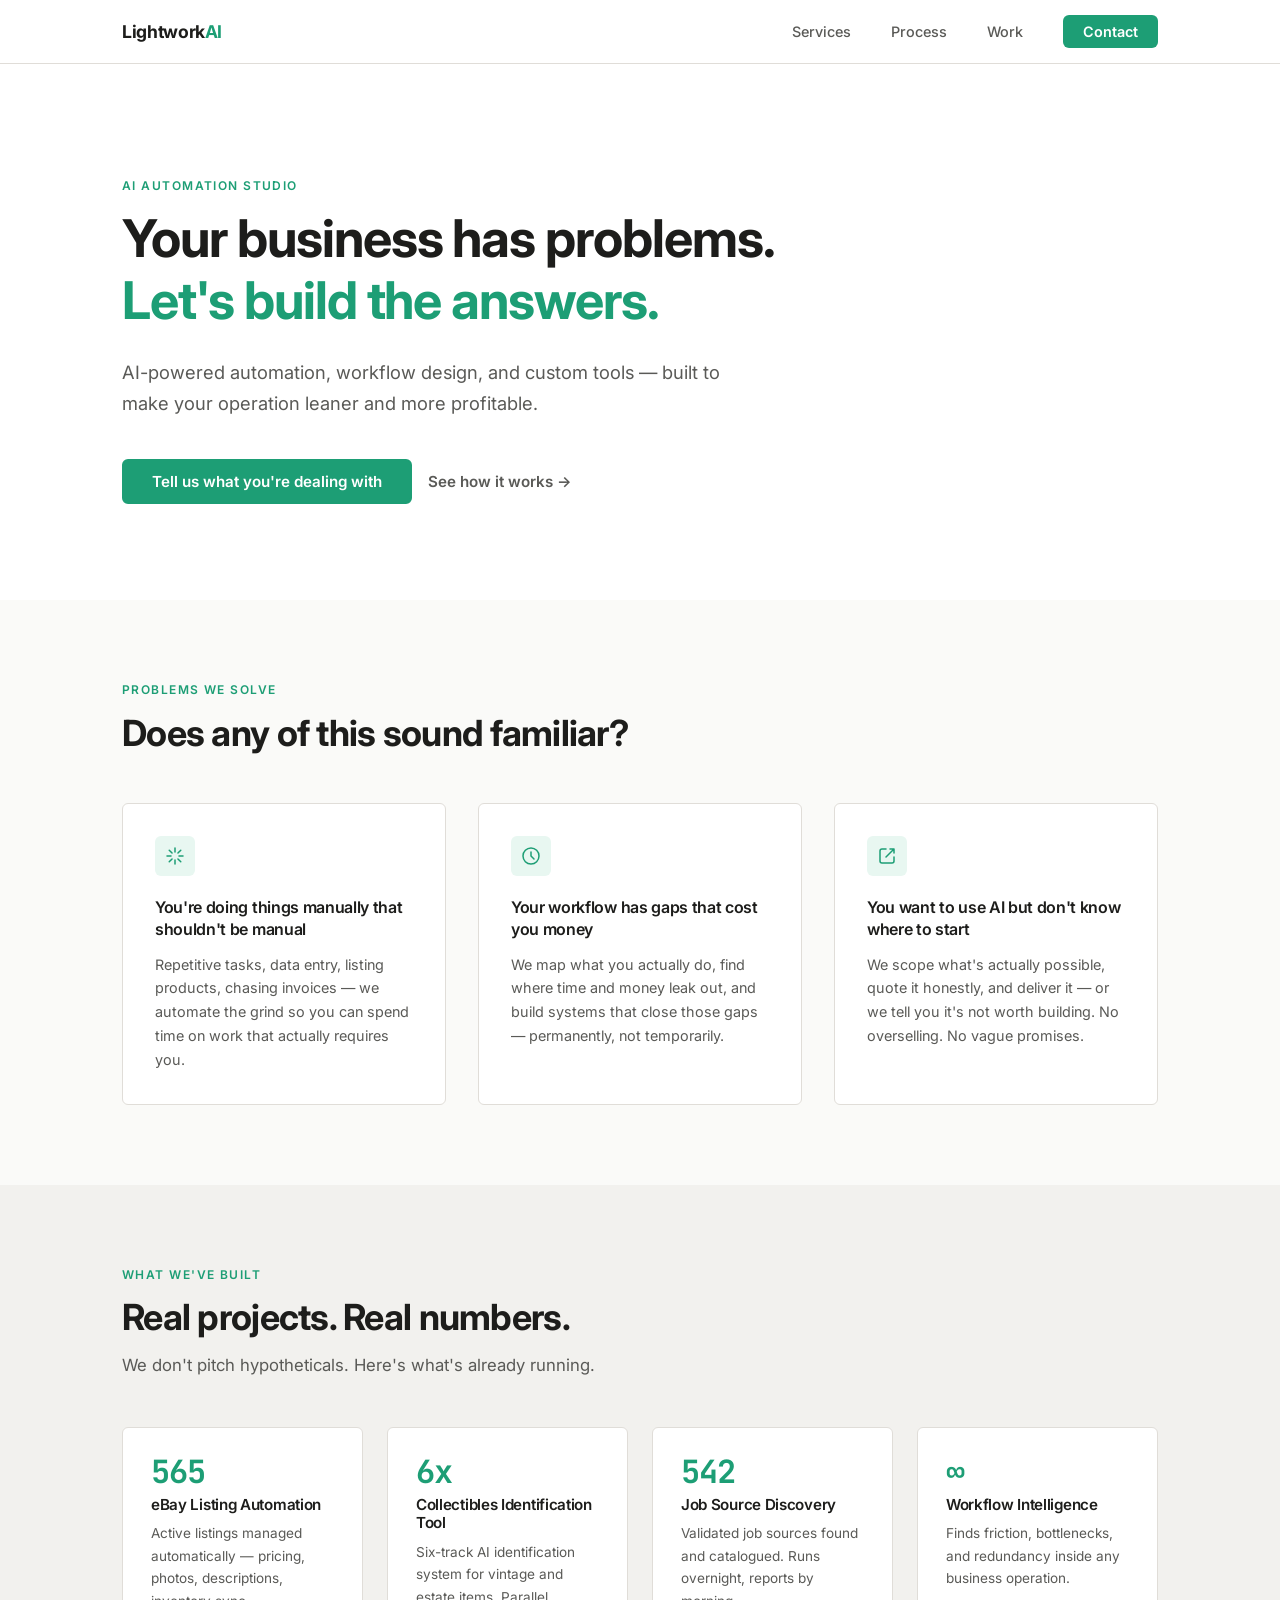
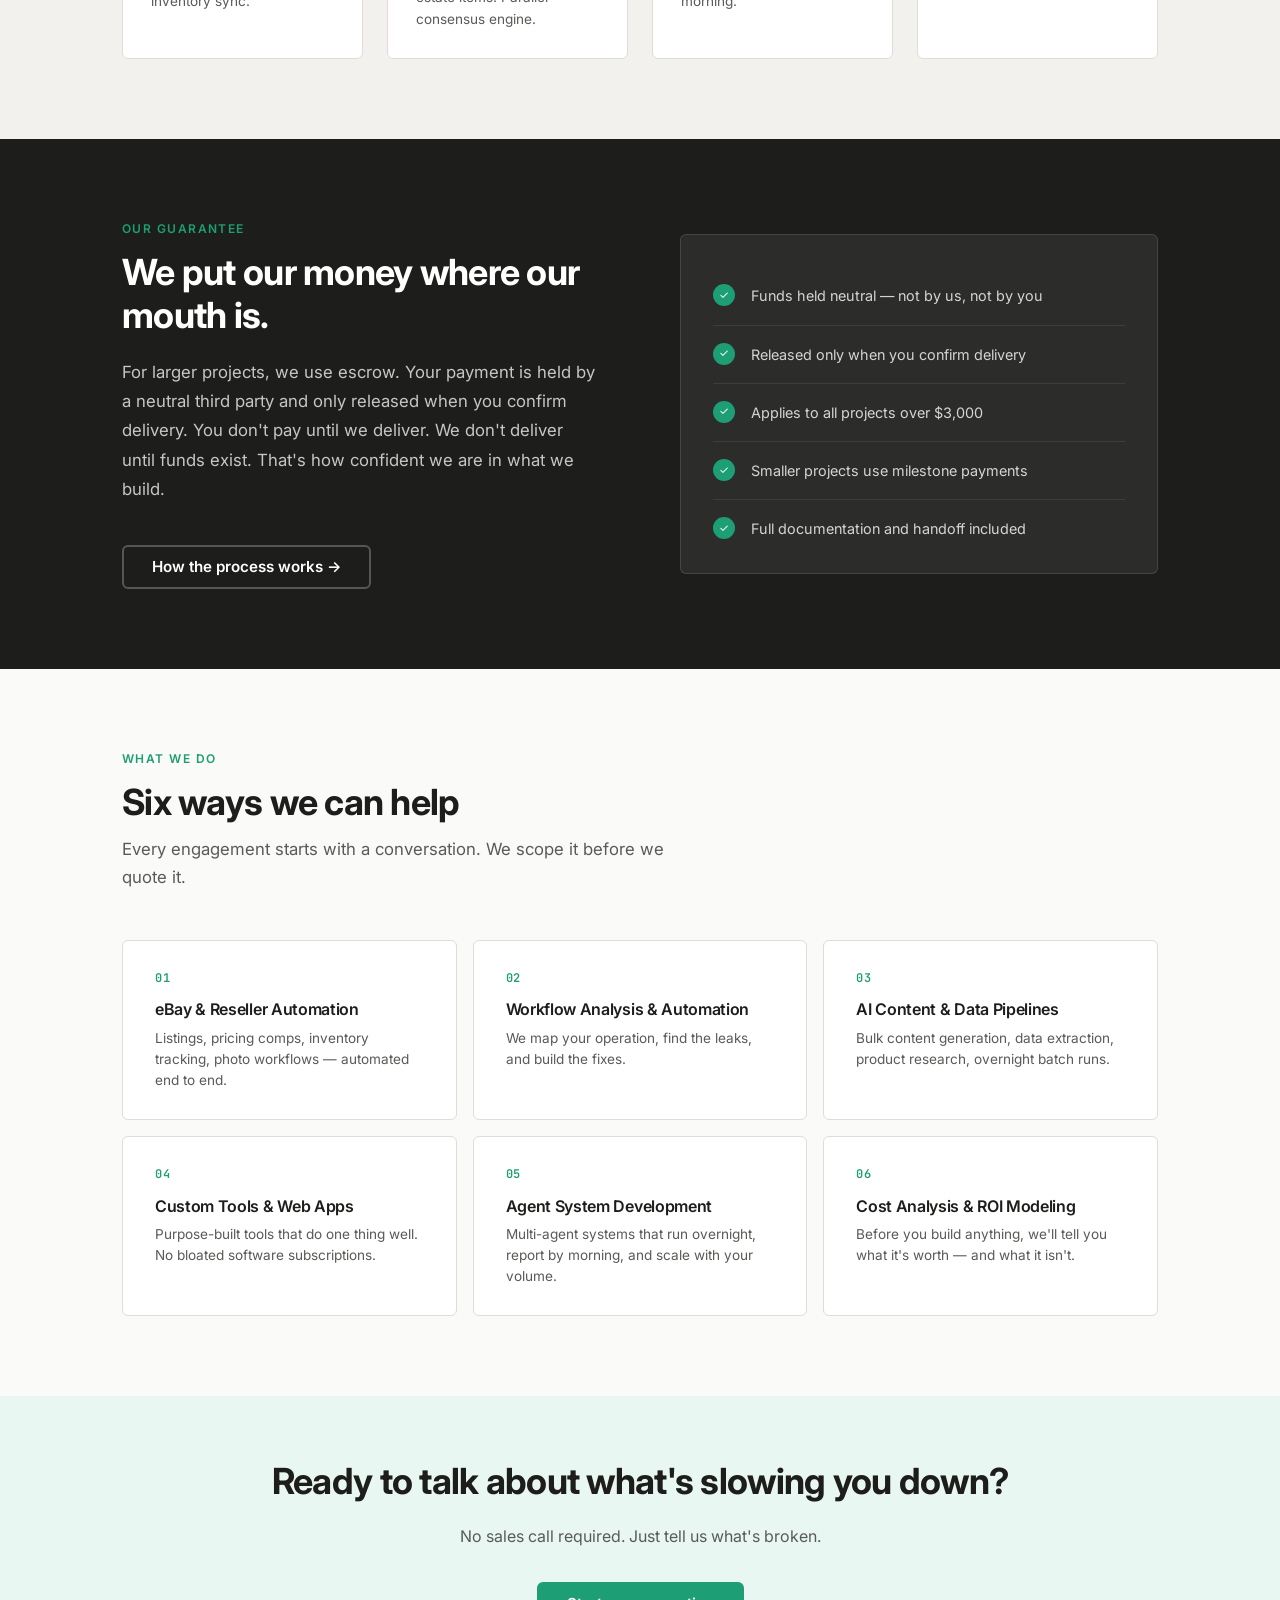
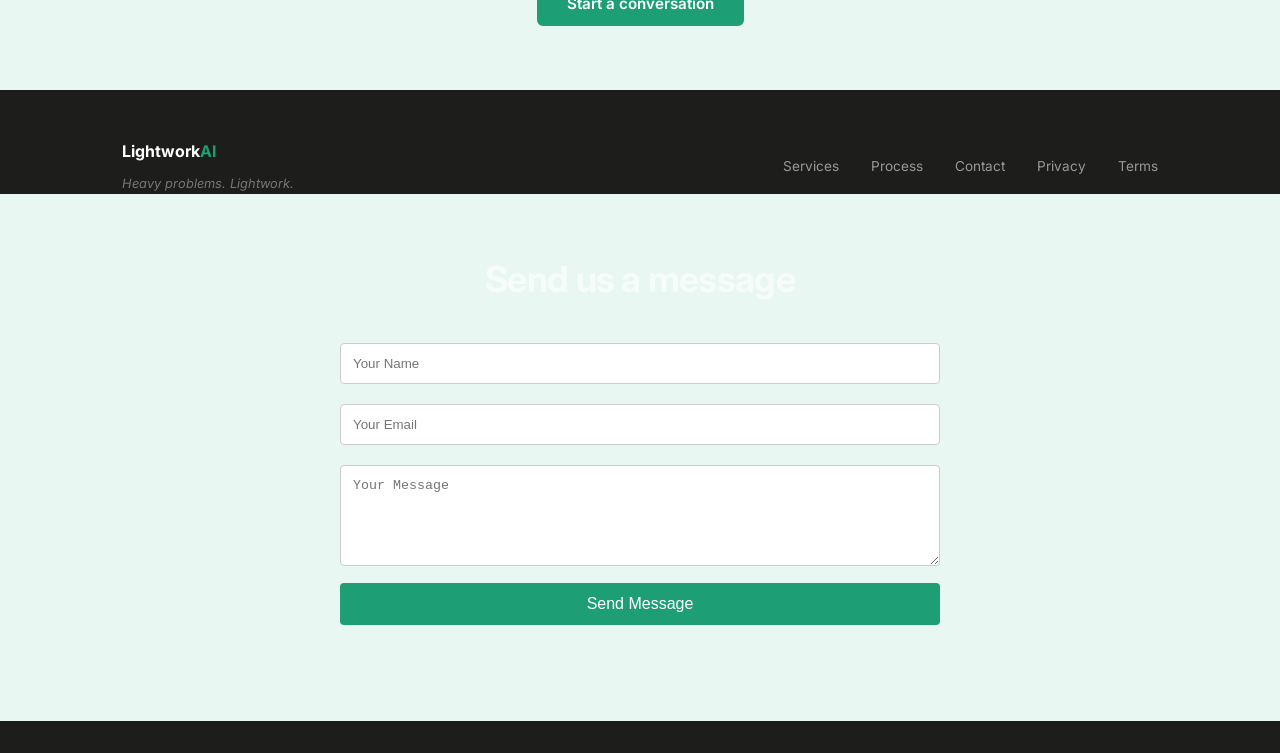
<file: index.html>
<!DOCTYPE html>
<html lang="en">
<head>
  <meta charset="UTF-8">
  <meta name="viewport" content="width=device-width, initial-scale=1.0">
  <title>LightworkAI — AI Automation & Custom Tools for Small Business</title>
  <meta name="description" content="AI-powered automation, workflow design, and custom tools built to make your business leaner and more profitable. Real projects. Real results. Escrow guarantee.">
  <meta property="og:title" content="LightworkAI — AI Automation for Small Business">
  <meta property="og:description" content="We build AI automation tools that solve real business problems. No buzzwords. Honest scoping. Escrow for large projects.">
  <meta property="og:type" content="website">
  <link rel="preconnect" href="https://fonts.googleapis.com">
  <link rel="preconnect" href="https://fonts.gstatic.com" crossorigin>
  <link href="https://fonts.googleapis.com/css2?family=Inter:wght@400;500;600;700&family=JetBrains+Mono:wght@700&display=swap" rel="stylesheet">
  <link rel="stylesheet" href="css/style.css">
</head>
<body>

<!-- NAV -->
<nav class="site-nav">
  <div class="container nav-inner">
    <a href="index.html" class="nav-logo">Lightwork<span>AI</span></a>
    <button class="nav-toggle" aria-label="Toggle navigation" aria-expanded="false">
      <span></span><span></span><span></span>
    </button>
    <ul class="nav-links">
      <li><a href="services.html">Services</a></li>
      <li><a href="process.html">Process</a></li>
      <li><a href="about.html">Work</a></li>
      <li class="nav-cta"><a href="contact.html">Contact</a></li>
    </ul>
  </div>
</nav>

<!-- HERO -->
<section class="hero">
  <div class="container">
    <div class="hero-content">
      <span class="eyebrow">AI Automation Studio</span>
      <h1>Your business has problems.<br><em>Let's build the answers.</em></h1>
      <p class="subhead">AI-powered automation, workflow design, and custom tools — built to make your operation leaner and more profitable.</p>
      <div class="hero-ctas">
        <a href="contact.html" class="btn btn-primary">Tell us what you're dealing with</a>
        <a href="process.html" class="btn btn-ghost">See how it works →</a>
      </div>
    </div>
  </div>
</section>

<!-- PROBLEMS WE SOLVE -->
<section class="problems-section">
  <div class="container">
    <div class="section-header">
      <span class="eyebrow">Problems we solve</span>
      <h2>Does any of this sound familiar?</h2>
    </div>
    <div class="problems-grid">

      <div class="problem-card">
        <div class="problem-icon">
          <svg width="20" height="20" viewBox="0 0 20 20" fill="none" xmlns="http://www.w3.org/2000/svg">
            <path d="M10 2v4M10 14v4M4.22 4.22l2.83 2.83M12.95 12.95l2.83 2.83M2 10h4M14 10h4M4.22 15.78l2.83-2.83M12.95 7.05l2.83-2.83" stroke="#1D9E75" stroke-width="1.5" stroke-linecap="round"/>
          </svg>
        </div>
        <h3>You're doing things manually that shouldn't be manual</h3>
        <p>Repetitive tasks, data entry, listing products, chasing invoices — we automate the grind so you can spend time on work that actually requires you.</p>
      </div>

      <div class="problem-card">
        <div class="problem-icon">
          <svg width="20" height="20" viewBox="0 0 20 20" fill="none" xmlns="http://www.w3.org/2000/svg">
            <circle cx="10" cy="10" r="8" stroke="#1D9E75" stroke-width="1.5"/>
            <path d="M10 6v4l3 3" stroke="#1D9E75" stroke-width="1.5" stroke-linecap="round"/>
          </svg>
        </div>
        <h3>Your workflow has gaps that cost you money</h3>
        <p>We map what you actually do, find where time and money leak out, and build systems that close those gaps — permanently, not temporarily.</p>
      </div>

      <div class="problem-card">
        <div class="problem-icon">
          <svg width="20" height="20" viewBox="0 0 20 20" fill="none" xmlns="http://www.w3.org/2000/svg">
            <path d="M9 3H5a2 2 0 00-2 2v10a2 2 0 002 2h10a2 2 0 002-2v-4M13 3h4v4M17 3l-8 8" stroke="#1D9E75" stroke-width="1.5" stroke-linecap="round" stroke-linejoin="round"/>
          </svg>
        </div>
        <h3>You want to use AI but don't know where to start</h3>
        <p>We scope what's actually possible, quote it honestly, and deliver it — or we tell you it's not worth building. No overselling. No vague promises.</p>
      </div>

    </div>
  </div>
</section>

<!-- PORTFOLIO STRIP -->
<section class="portfolio-section">
  <div class="container">
    <div class="section-header">
      <span class="eyebrow">What we've built</span>
      <h2>Real projects. Real numbers.</h2>
      <p>We don't pitch hypotheticals. Here's what's already running.</p>
    </div>
    <div class="portfolio-grid">

      <div class="portfolio-card">
        <div class="stat">565</div>
        <h3>eBay Listing Automation</h3>
        <p>Active listings managed automatically — pricing, photos, descriptions, inventory sync.</p>
      </div>

      <div class="portfolio-card">
        <div class="stat">6x</div>
        <h3>Collectibles Identification Tool</h3>
        <p>Six-track AI identification system for vintage and estate items. Parallel consensus engine.</p>
      </div>

      <div class="portfolio-card">
        <div class="stat">542</div>
        <h3>Job Source Discovery</h3>
        <p>Validated job sources found and catalogued. Runs overnight, reports by morning.</p>
      </div>

      <div class="portfolio-card">
        <div class="stat">∞</div>
        <h3>Workflow Intelligence</h3>
        <p>Finds friction, bottlenecks, and redundancy inside any business operation.</p>
      </div>

    </div>
  </div>
</section>

<!-- ESCROW PROMISE -->
<section class="escrow-section">
  <div class="container">
    <div class="escrow-inner">
      <div>
        <span class="eyebrow">Our guarantee</span>
        <h2>We put our money where our mouth is.</h2>
        <p>For larger projects, we use escrow. Your payment is held by a neutral third party and only released when you confirm delivery. You don't pay until we deliver. We don't deliver until funds exist. That's how confident we are in what we build.</p>
        <a href="process.html" class="btn btn-outline mt-3" style="border-color:rgba(255,255,255,0.25);color:white;margin-top:1.5rem;">How the process works →</a>
      </div>
      <div class="escrow-callout">
        <div class="callout-item">
          <div class="callout-check">✓</div>
          <p>Funds held neutral — not by us, not by you</p>
        </div>
        <div class="callout-item">
          <div class="callout-check">✓</div>
          <p>Released only when you confirm delivery</p>
        </div>
        <div class="callout-item">
          <div class="callout-check">✓</div>
          <p>Applies to all projects over $3,000</p>
        </div>
        <div class="callout-item">
          <div class="callout-check">✓</div>
          <p>Smaller projects use milestone payments</p>
        </div>
        <div class="callout-item">
          <div class="callout-check">✓</div>
          <p>Full documentation and handoff included</p>
        </div>
      </div>
    </div>
  </div>
</section>

<!-- SERVICES GRID -->
<section class="services-section">
  <div class="container">
    <div class="section-header">
      <span class="eyebrow">What we do</span>
      <h2>Six ways we can help</h2>
      <p>Every engagement starts with a conversation. We scope it before we quote it.</p>
    </div>
    <div class="services-grid">

      <a href="services.html#ebay" class="service-tile">
        <div class="tile-num">01</div>
        <h3>eBay &amp; Reseller Automation</h3>
        <p>Listings, pricing comps, inventory tracking, photo workflows — automated end to end.</p>
      </a>

      <a href="services.html#workflow" class="service-tile">
        <div class="tile-num">02</div>
        <h3>Workflow Analysis &amp; Automation</h3>
        <p>We map your operation, find the leaks, and build the fixes.</p>
      </a>

      <a href="services.html#content" class="service-tile">
        <div class="tile-num">03</div>
        <h3>AI Content &amp; Data Pipelines</h3>
        <p>Bulk content generation, data extraction, product research, overnight batch runs.</p>
      </a>

      <a href="services.html#tools" class="service-tile">
        <div class="tile-num">04</div>
        <h3>Custom Tools &amp; Web Apps</h3>
        <p>Purpose-built tools that do one thing well. No bloated software subscriptions.</p>
      </a>

      <a href="services.html#agents" class="service-tile">
        <div class="tile-num">05</div>
        <h3>Agent System Development</h3>
        <p>Multi-agent systems that run overnight, report by morning, and scale with your volume.</p>
      </a>

      <a href="services.html#roi" class="service-tile">
        <div class="tile-num">06</div>
        <h3>Cost Analysis &amp; ROI Modeling</h3>
        <p>Before you build anything, we'll tell you what it's worth — and what it isn't.</p>
      </a>

    </div>
  </div>
</section>

<!-- CTA STRIP -->
<section class="cta-strip">
  <div class="container">
    <h2>Ready to talk about what's slowing you down?</h2>
    <p>No sales call required. Just tell us what's broken.</p>
    <a href="contact.html" class="btn btn-primary">Start a conversation</a>
  </div>
</section>

<!-- FOOTER -->
<footer class="site-footer">
  <div class="container">
    <div class="footer-inner">
      <div>
        <div class="footer-logo">Lightwork<span>AI</span></div>
        <div class="footer-note" style="margin-top:0.5rem;">Heavy problems. Lightwork.</div>
      </div>
      <ul class="footer-links">
        <li><a href="services.html">Services</a></li>
        <li><a href="process.html">Process</a></li>
        <li><a href="contact.html">Contact</a></li>
        <li><a href="privacy.html">Privacy</a></li>
        <li><a href="terms.html">Terms</a></li>
      </ul>
    </div>
  </div>
  <!-- Contact Form Section -->
<section class="cta-strip">
  <div class="container">
    <h2>Send us a message</h2>
    <form action="https://formspree.io/f/mbdpyzvo" method="POST" style="max-width: 600px; margin: 2rem auto;">
      <input type="text" name="name" placeholder="Your Name" required style="width: 100%; padding: 12px; margin: 10px 0; border: 1px solid #ccc; border-radius: 4px;">
      <input type="email" name="email" placeholder="Your Email" required style="width: 100%; padding: 12px; margin: 10px 0; border: 1px solid #ccc; border-radius: 4px;">
      <textarea name="message" placeholder="Your Message" rows="5" required style="width: 100%; padding: 12px; margin: 10px 0; border: 1px solid #ccc; border-radius: 4px;"></textarea>
      <button type="submit" style="padding: 12px 24px; background: #1D9E75; color: white; border: none; border-radius: 4px; cursor: pointer; font-size: 16px; width: 100%;">Send Message</button>
    </form>
  </div>
</section>
</footer>

<script src="js/main.js"></script>
</body>
</html>
</file>
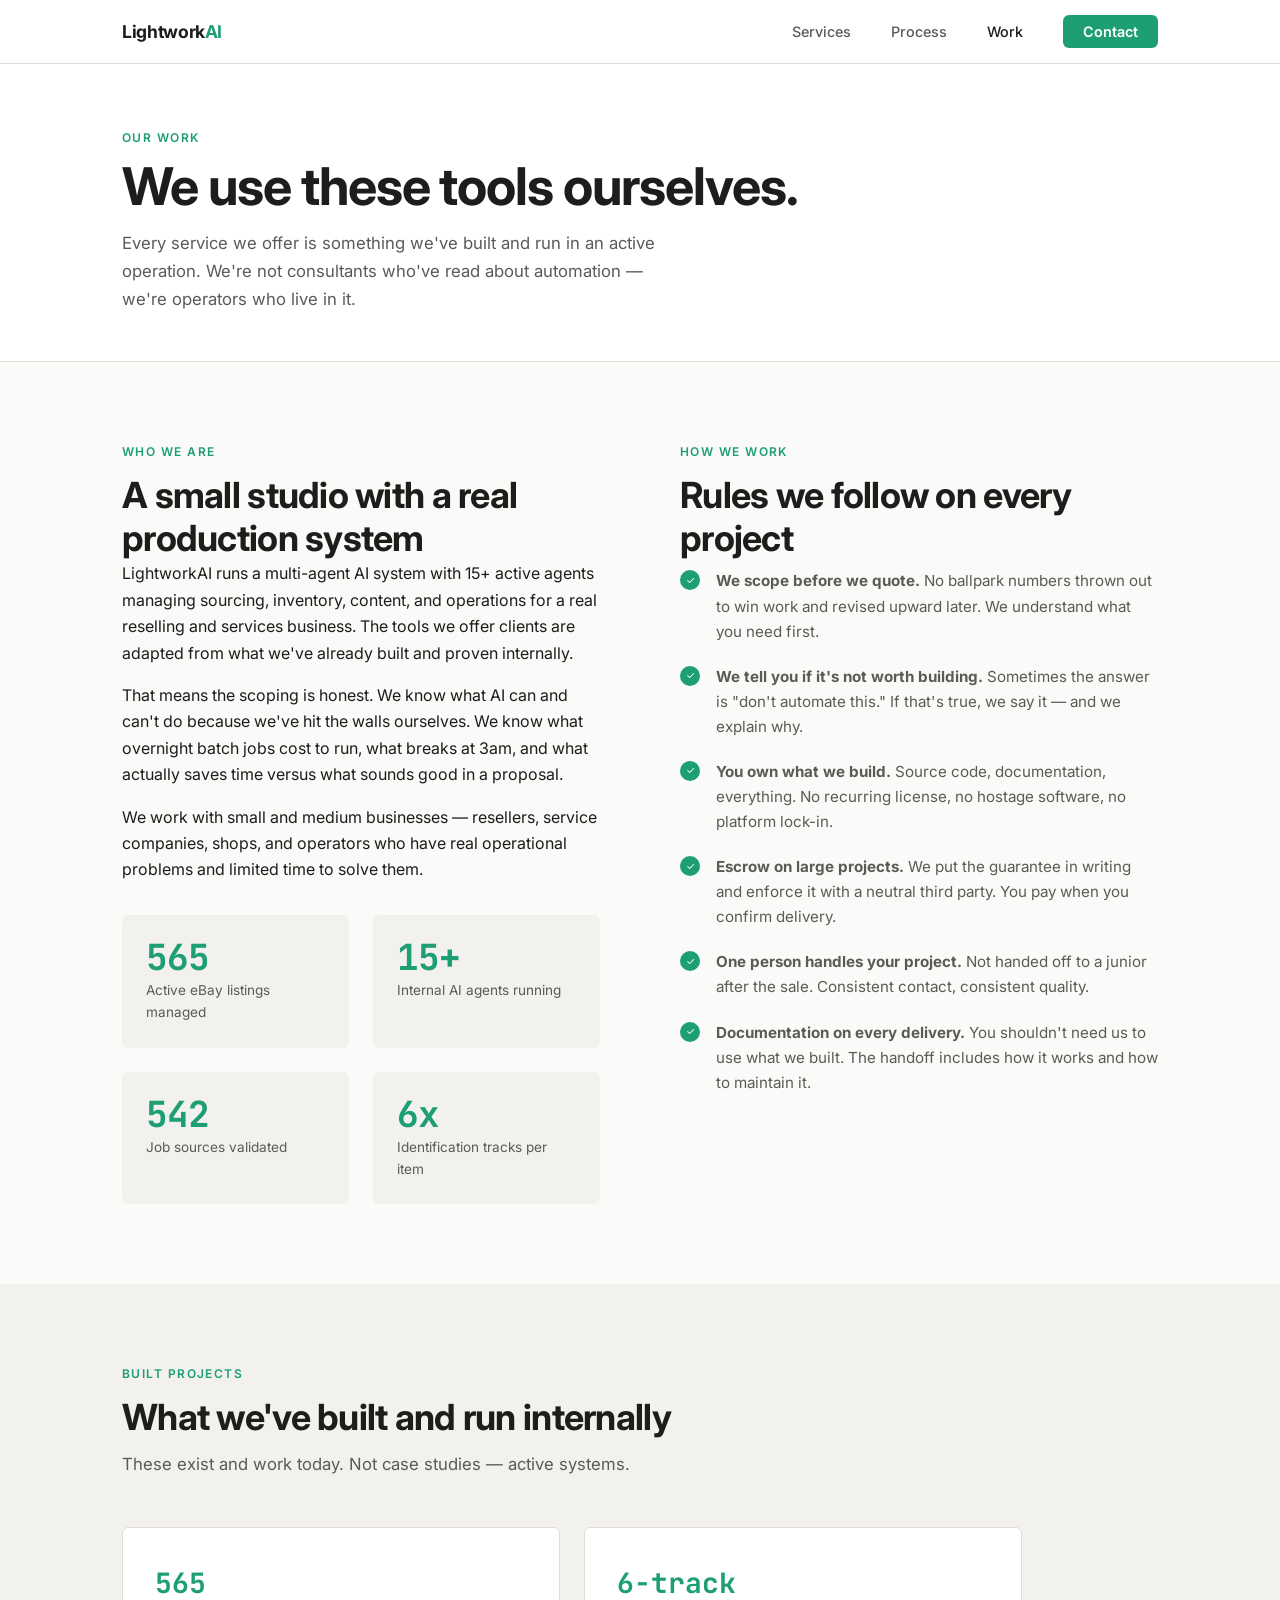
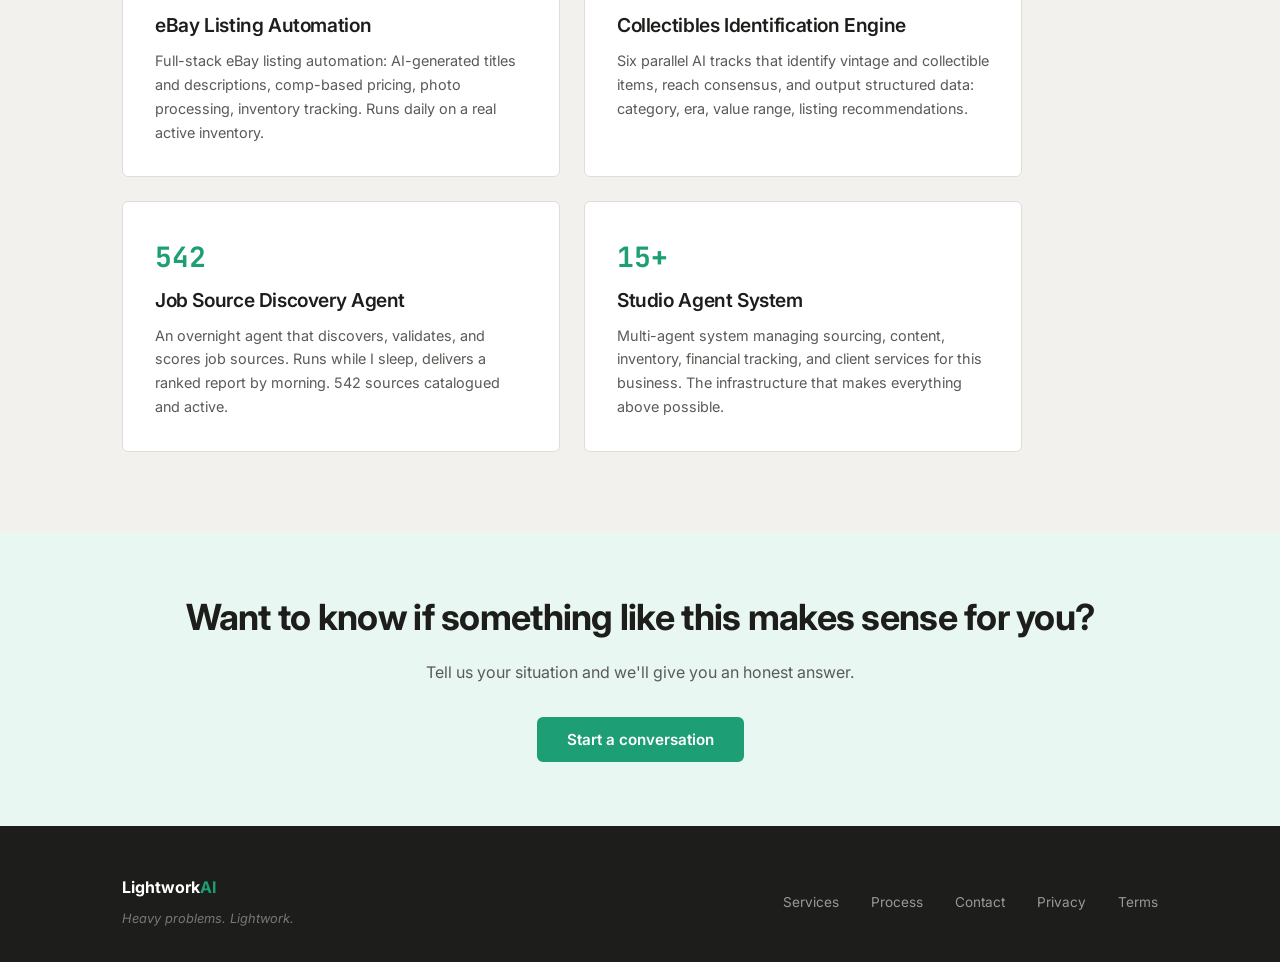
<file: about.html>
<!DOCTYPE html>
<html lang="en">
<head>
  <meta charset="UTF-8">
  <meta name="viewport" content="width=device-width, initial-scale=1.0">
  <title>Our Work — LightworkAI</title>
  <meta name="description" content="Who we are, how we work, and what we've built. Real projects, real numbers, honest process.">
  <link rel="preconnect" href="https://fonts.googleapis.com">
  <link rel="preconnect" href="https://fonts.gstatic.com" crossorigin>
  <link href="https://fonts.googleapis.com/css2?family=Inter:wght@400;500;600;700&family=JetBrains+Mono:wght@700&display=swap" rel="stylesheet">
  <link rel="stylesheet" href="css/style.css">
</head>
<body>

<!-- NAV -->
<nav class="site-nav">
  <div class="container nav-inner">
    <a href="index.html" class="nav-logo">Lightwork<span>AI</span></a>
    <button class="nav-toggle" aria-label="Toggle navigation" aria-expanded="false">
      <span></span><span></span><span></span>
    </button>
    <ul class="nav-links">
      <li><a href="services.html">Services</a></li>
      <li><a href="process.html">Process</a></li>
      <li><a href="about.html">Work</a></li>
      <li class="nav-cta"><a href="contact.html">Contact</a></li>
    </ul>
  </div>
</nav>

<!-- PAGE HEADER -->
<div class="page-header">
  <div class="container">
    <span class="eyebrow">Our work</span>
    <h1>We use these tools ourselves.</h1>
    <p>Every service we offer is something we've built and run in an active operation. We're not consultants who've read about automation — we're operators who live in it.</p>
  </div>
</div>

<!-- ABOUT GRID -->
<section>
  <div class="container">
    <div class="about-grid">
      <div>
        <span class="eyebrow">Who we are</span>
        <h2>A small studio with a real production system</h2>
        <p>LightworkAI runs a multi-agent AI system with 15+ active agents managing sourcing, inventory, content, and operations for a real reselling and services business. The tools we offer clients are adapted from what we've already built and proven internally.</p>
        <p>That means the scoping is honest. We know what AI can and can't do because we've hit the walls ourselves. We know what overnight batch jobs cost to run, what breaks at 3am, and what actually saves time versus what sounds good in a proposal.</p>
        <p>We work with small and medium businesses — resellers, service companies, shops, and operators who have real operational problems and limited time to solve them.</p>

        <div class="about-stats">
          <div class="stat-box">
            <div class="num">565</div>
            <div class="label">Active eBay listings managed</div>
          </div>
          <div class="stat-box">
            <div class="num">15+</div>
            <div class="label">Internal AI agents running</div>
          </div>
          <div class="stat-box">
            <div class="num">542</div>
            <div class="label">Job sources validated</div>
          </div>
          <div class="stat-box">
            <div class="num">6x</div>
            <div class="label">Identification tracks per item</div>
          </div>
        </div>
      </div>

      <div>
        <span class="eyebrow">How we work</span>
        <h2>Rules we follow on every project</h2>
        <ul class="values-list">
          <li>
            <div class="check">✓</div>
            <p><strong>We scope before we quote.</strong> No ballpark numbers thrown out to win work and revised upward later. We understand what you need first.</p>
          </li>
          <li>
            <div class="check">✓</div>
            <p><strong>We tell you if it's not worth building.</strong> Sometimes the answer is "don't automate this." If that's true, we say it — and we explain why.</p>
          </li>
          <li>
            <div class="check">✓</div>
            <p><strong>You own what we build.</strong> Source code, documentation, everything. No recurring license, no hostage software, no platform lock-in.</p>
          </li>
          <li>
            <div class="check">✓</div>
            <p><strong>Escrow on large projects.</strong> We put the guarantee in writing and enforce it with a neutral third party. You pay when you confirm delivery.</p>
          </li>
          <li>
            <div class="check">✓</div>
            <p><strong>One person handles your project.</strong> Not handed off to a junior after the sale. Consistent contact, consistent quality.</p>
          </li>
          <li>
            <div class="check">✓</div>
            <p><strong>Documentation on every delivery.</strong> You shouldn't need us to use what we built. The handoff includes how it works and how to maintain it.</p>
          </li>
        </ul>
      </div>
    </div>
  </div>
</section>

<!-- BUILT PROJECTS -->
<section style="background:var(--bg-alt);">
  <div class="container">
    <div class="section-header">
      <span class="eyebrow">Built projects</span>
      <h2>What we've built and run internally</h2>
      <p>These exist and work today. Not case studies — active systems.</p>
    </div>

    <div style="display:grid;grid-template-columns:repeat(2,1fr);gap:1.5rem;max-width:900px;">

      <div style="background:var(--white);border:1px solid var(--border);border-radius:var(--radius);padding:2rem;">
        <div style="font-family:var(--font-mono);font-weight:700;color:var(--accent);font-size:1.75rem;margin-bottom:0.5rem;">565</div>
        <h3 style="margin-bottom:0.75rem;">eBay Listing Automation</h3>
        <p style="font-size:0.9rem;color:var(--text-muted);">Full-stack eBay listing automation: AI-generated titles and descriptions, comp-based pricing, photo processing, inventory tracking. Runs daily on a real active inventory.</p>
      </div>

      <div style="background:var(--white);border:1px solid var(--border);border-radius:var(--radius);padding:2rem;">
        <div style="font-family:var(--font-mono);font-weight:700;color:var(--accent);font-size:1.75rem;margin-bottom:0.5rem;">6-track</div>
        <h3 style="margin-bottom:0.75rem;">Collectibles Identification Engine</h3>
        <p style="font-size:0.9rem;color:var(--text-muted);">Six parallel AI tracks that identify vintage and collectible items, reach consensus, and output structured data: category, era, value range, listing recommendations.</p>
      </div>

      <div style="background:var(--white);border:1px solid var(--border);border-radius:var(--radius);padding:2rem;">
        <div style="font-family:var(--font-mono);font-weight:700;color:var(--accent);font-size:1.75rem;margin-bottom:0.5rem;">542</div>
        <h3 style="margin-bottom:0.75rem;">Job Source Discovery Agent</h3>
        <p style="font-size:0.9rem;color:var(--text-muted);">An overnight agent that discovers, validates, and scores job sources. Runs while I sleep, delivers a ranked report by morning. 542 sources catalogued and active.</p>
      </div>

      <div style="background:var(--white);border:1px solid var(--border);border-radius:var(--radius);padding:2rem;">
        <div style="font-family:var(--font-mono);font-weight:700;color:var(--accent);font-size:1.75rem;margin-bottom:0.5rem;">15+</div>
        <h3 style="margin-bottom:0.75rem;">Studio Agent System</h3>
        <p style="font-size:0.9rem;color:var(--text-muted);">Multi-agent system managing sourcing, content, inventory, financial tracking, and client services for this business. The infrastructure that makes everything above possible.</p>
      </div>

    </div>
  </div>
</section>

<!-- CTA STRIP -->
<section class="cta-strip">
  <div class="container">
    <h2>Want to know if something like this makes sense for you?</h2>
    <p>Tell us your situation and we'll give you an honest answer.</p>
    <a href="contact.html" class="btn btn-primary">Start a conversation</a>
  </div>
</section>

<!-- FOOTER -->
<footer class="site-footer">
  <div class="container">
    <div class="footer-inner">
      <div>
        <div class="footer-logo">Lightwork<span>AI</span></div>
        <div class="footer-note" style="margin-top:0.5rem;">Heavy problems. Lightwork.</div>
      </div>
      <ul class="footer-links">
        <li><a href="services.html">Services</a></li>
        <li><a href="process.html">Process</a></li>
        <li><a href="contact.html">Contact</a></li>
        <li><a href="privacy.html">Privacy</a></li>
        <li><a href="terms.html">Terms</a></li>
      </ul>
    </div>
  </div>
</footer>

<script src="js/main.js"></script>
</body>
</html>
</file>
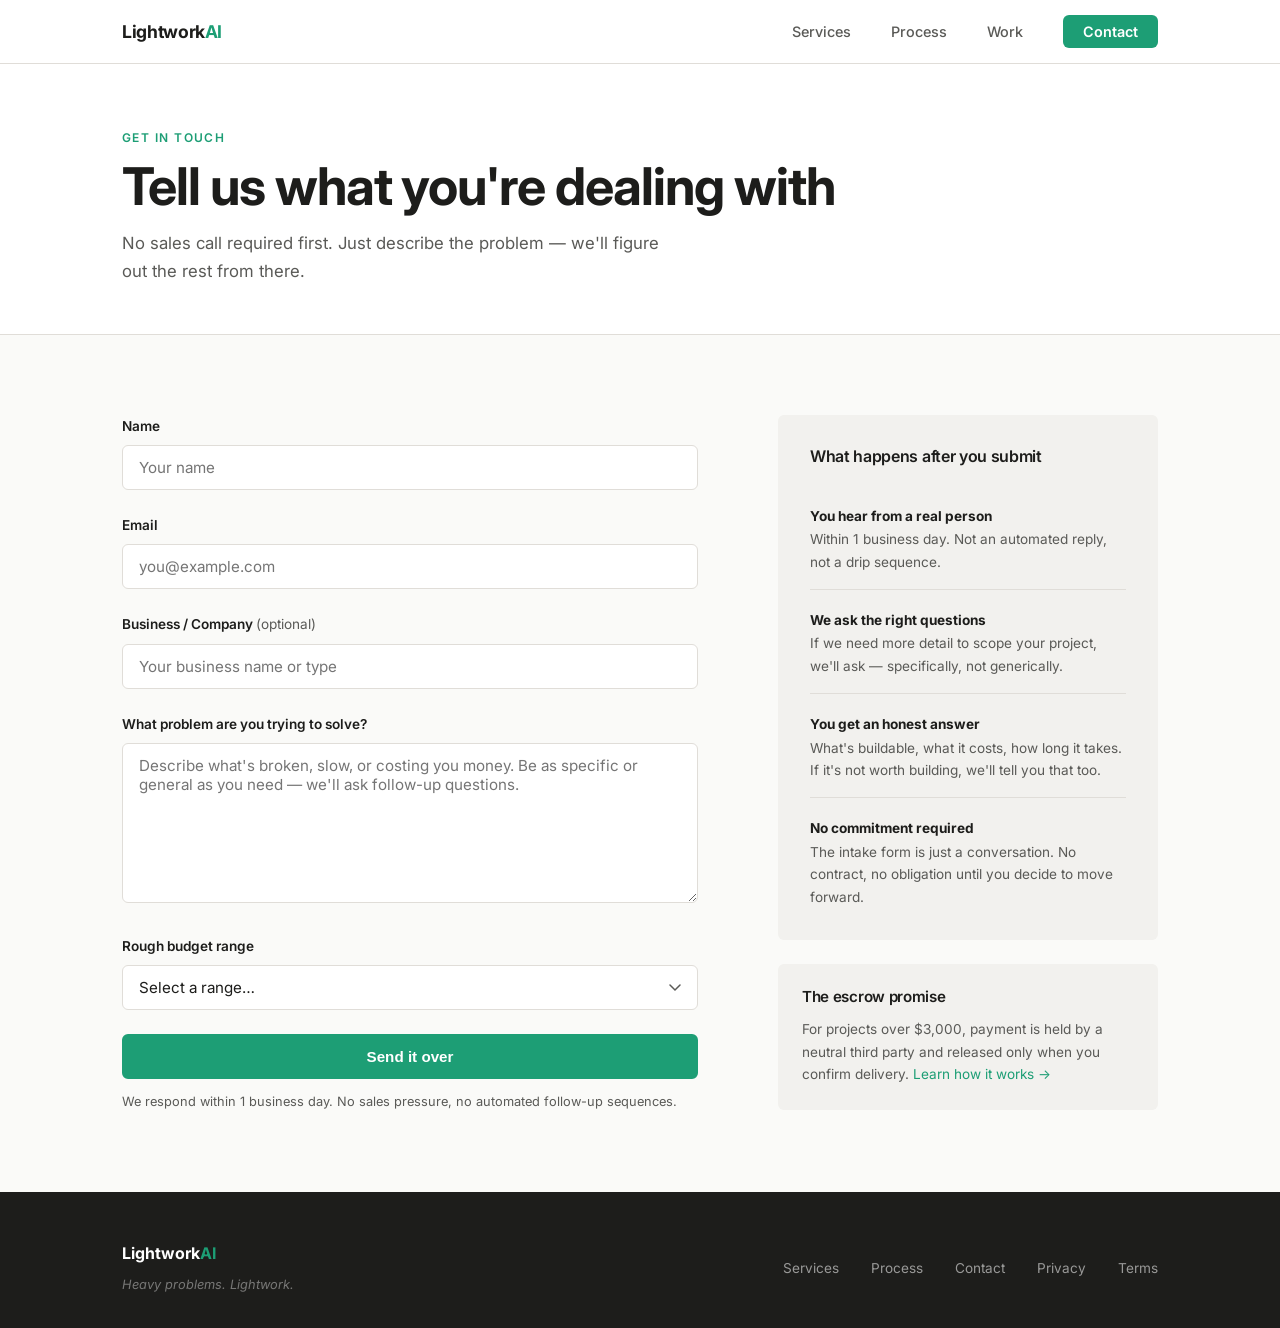
<file: contact.html>
<!DOCTYPE html>
<html lang="en">
<head>
  <meta charset="UTF-8">
  <meta name="viewport" content="width=device-width, initial-scale=1.0">
  <title>Contact — LightworkAI</title>
  <meta name="description" content="Tell us your problem. No sales call required. We respond within 1 business day.">
  <link rel="preconnect" href="https://fonts.googleapis.com">
  <link rel="preconnect" href="https://fonts.gstatic.com" crossorigin>
  <link href="https://fonts.googleapis.com/css2?family=Inter:wght@400;500;600;700&family=JetBrains+Mono:wght@700&display=swap" rel="stylesheet">
  <link rel="stylesheet" href="css/style.css">
</head>
<body>

<!-- NAV -->
<nav class="site-nav">
  <div class="container nav-inner">
    <a href="index.html" class="nav-logo">Lightwork<span>AI</span></a>
    <button class="nav-toggle" aria-label="Toggle navigation" aria-expanded="false">
      <span></span><span></span><span></span>
    </button>
    <ul class="nav-links">
      <li><a href="services.html">Services</a></li>
      <li><a href="process.html">Process</a></li>
      <li><a href="about.html">Work</a></li>
      <li class="nav-cta"><a href="contact.html">Contact</a></li>
    </ul>
  </div>
</nav>

<!-- PAGE HEADER -->
<div class="page-header">
  <div class="container">
    <span class="eyebrow">Get in touch</span>
    <h1>Tell us what you're dealing with</h1>
    <p>No sales call required first. Just describe the problem — we'll figure out the rest from there.</p>
  </div>
</div>

<!-- CONTACT FORM -->
<section>
  <div class="container">
    <div class="contact-grid">

      <div>
        <form id="contact-form" action="mailto:jpalek@lightworkai.com" method="POST" enctype="text/plain" novalidate>

          <div class="form-group">
            <label for="name">Name</label>
            <input type="text" id="name" name="name" placeholder="Your name" required autocomplete="name">
          </div>

          <div class="form-group">
            <label for="email">Email</label>
            <input type="email" id="email" name="email" placeholder="you@example.com" required autocomplete="email">
          </div>

          <div class="form-group">
            <label for="company">Business / Company <span class="opt">(optional)</span></label>
            <input type="text" id="company" name="company" placeholder="Your business name or type">
          </div>

          <div class="form-group">
            <label for="problem">What problem are you trying to solve?</label>
            <textarea id="problem" name="problem" placeholder="Describe what's broken, slow, or costing you money. Be as specific or general as you need — we'll ask follow-up questions." required></textarea>
          </div>

          <div class="form-group">
            <label for="budget">Rough budget range</label>
            <select id="budget" name="budget">
              <option value="">Select a range…</option>
              <option value="under-1k">Under $1,000</option>
              <option value="1k-5k">$1,000 – $5,000</option>
              <option value="5k-20k">$5,000 – $20,000</option>
              <option value="20k-plus">$20,000+</option>
              <option value="unknown">Not sure yet</option>
            </select>
          </div>

          <button type="submit" class="btn btn-primary" style="width:100%;justify-content:center;">Send it over</button>

          <p class="form-note">We respond within 1 business day. No sales pressure, no automated follow-up sequences.</p>

        </form>

        <div class="form-success" id="form-success">
          Message sent — we'll get back to you within 1 business day.
        </div>
      </div>

      <div>
        <div class="contact-sidebar">
          <h3>What happens after you submit</h3>

          <div class="sidebar-item">
            <strong style="font-size:0.85rem;">You hear from a real person</strong>
            <p>Within 1 business day. Not an automated reply, not a drip sequence.</p>
          </div>

          <div class="sidebar-item">
            <strong style="font-size:0.85rem;">We ask the right questions</strong>
            <p>If we need more detail to scope your project, we'll ask — specifically, not generically.</p>
          </div>

          <div class="sidebar-item">
            <strong style="font-size:0.85rem;">You get an honest answer</strong>
            <p>What's buildable, what it costs, how long it takes. If it's not worth building, we'll tell you that too.</p>
          </div>

          <div class="sidebar-item">
            <strong style="font-size:0.85rem;">No commitment required</strong>
            <p>The intake form is just a conversation. No contract, no obligation until you decide to move forward.</p>
          </div>
        </div>

        <div style="margin-top:1.5rem;padding:1.5rem;background:var(--bg-alt);border-radius:var(--radius);">
          <h3 style="font-size:0.95rem;margin-bottom:0.75rem;">The escrow promise</h3>
          <p style="font-size:0.85rem;color:var(--text-muted);">For projects over $3,000, payment is held by a neutral third party and released only when you confirm delivery. <a href="process.html">Learn how it works →</a></p>
        </div>
      </div>

    </div>
  </div>
</section>

<!-- FOOTER -->
<footer class="site-footer">
  <div class="container">
    <div class="footer-inner">
      <div>
        <div class="footer-logo">Lightwork<span>AI</span></div>
        <div class="footer-note" style="margin-top:0.5rem;">Heavy problems. Lightwork.</div>
      </div>
      <ul class="footer-links">
        <li><a href="services.html">Services</a></li>
        <li><a href="process.html">Process</a></li>
        <li><a href="contact.html">Contact</a></li>
        <li><a href="privacy.html">Privacy</a></li>
        <li><a href="terms.html">Terms</a></li>
      </ul>
    </div>
  </div>
</footer>

<script src="js/main.js"></script>
</body>
</html>
</file>
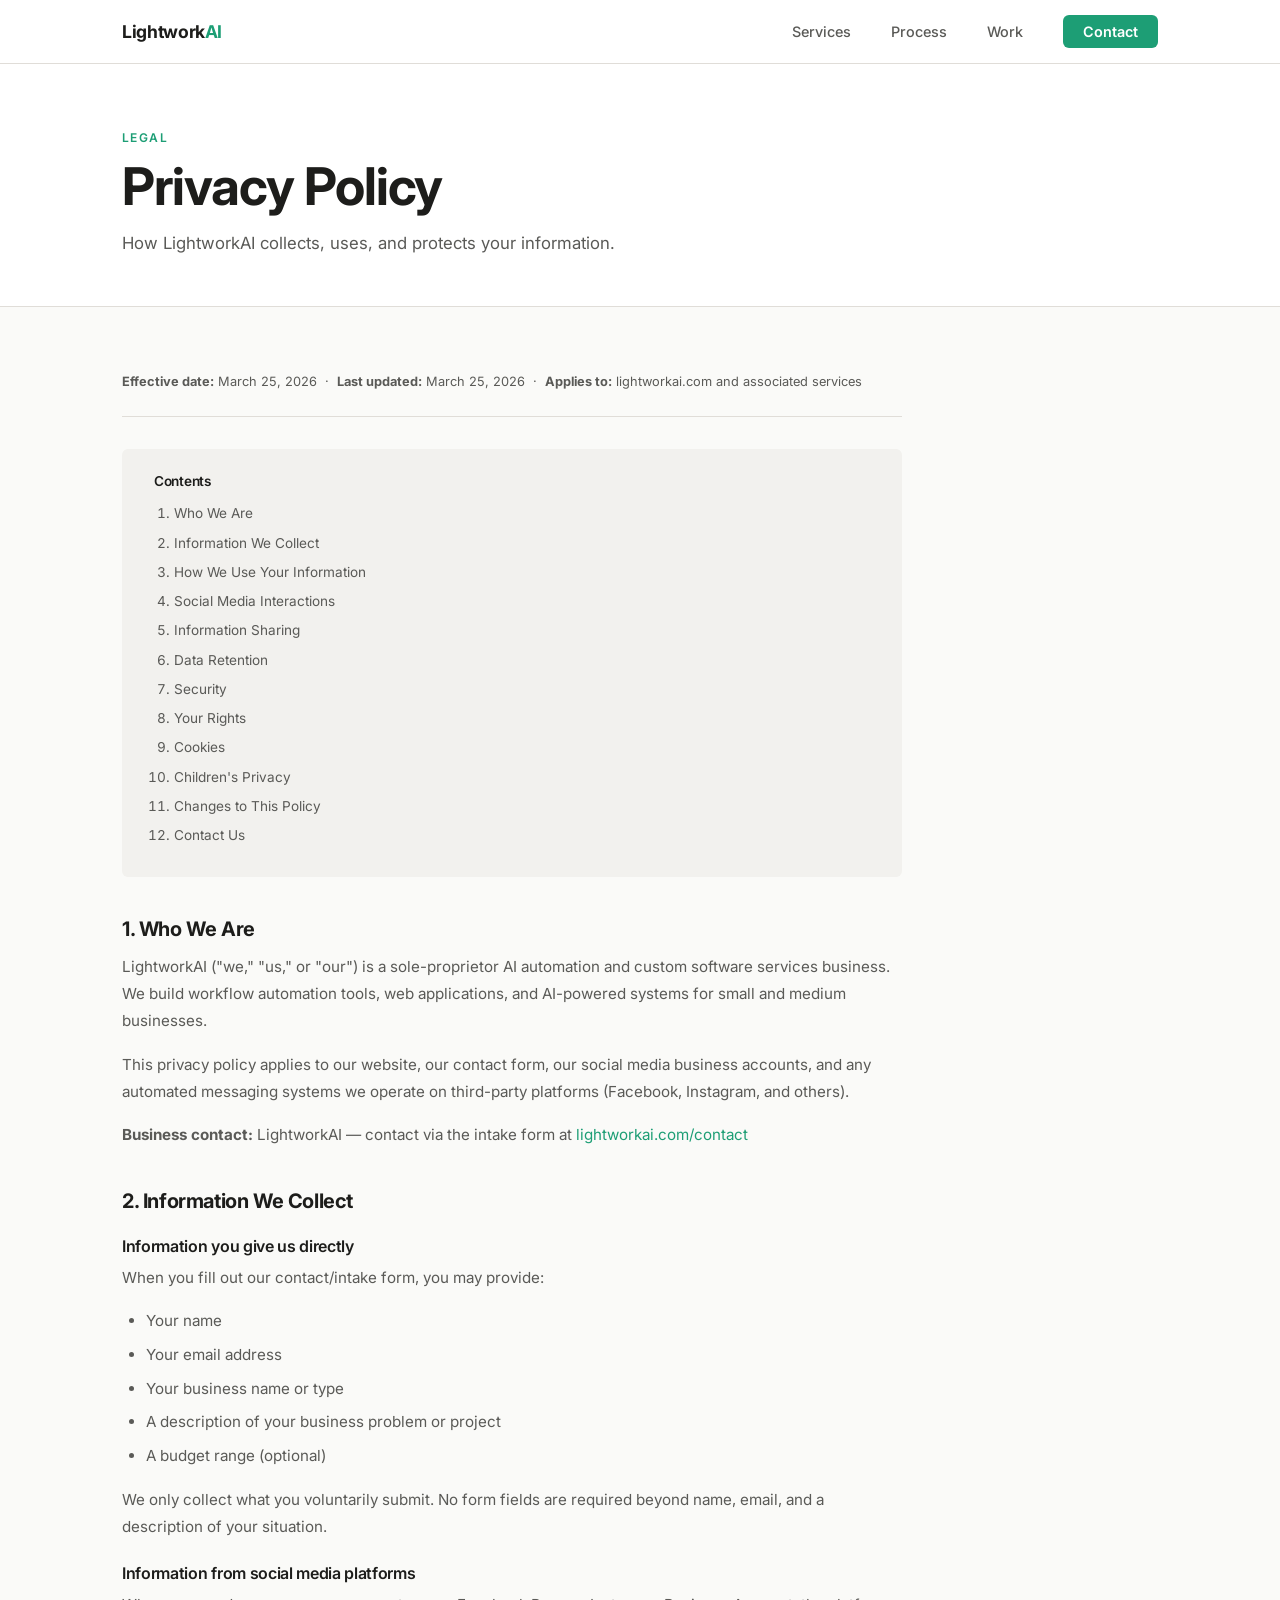
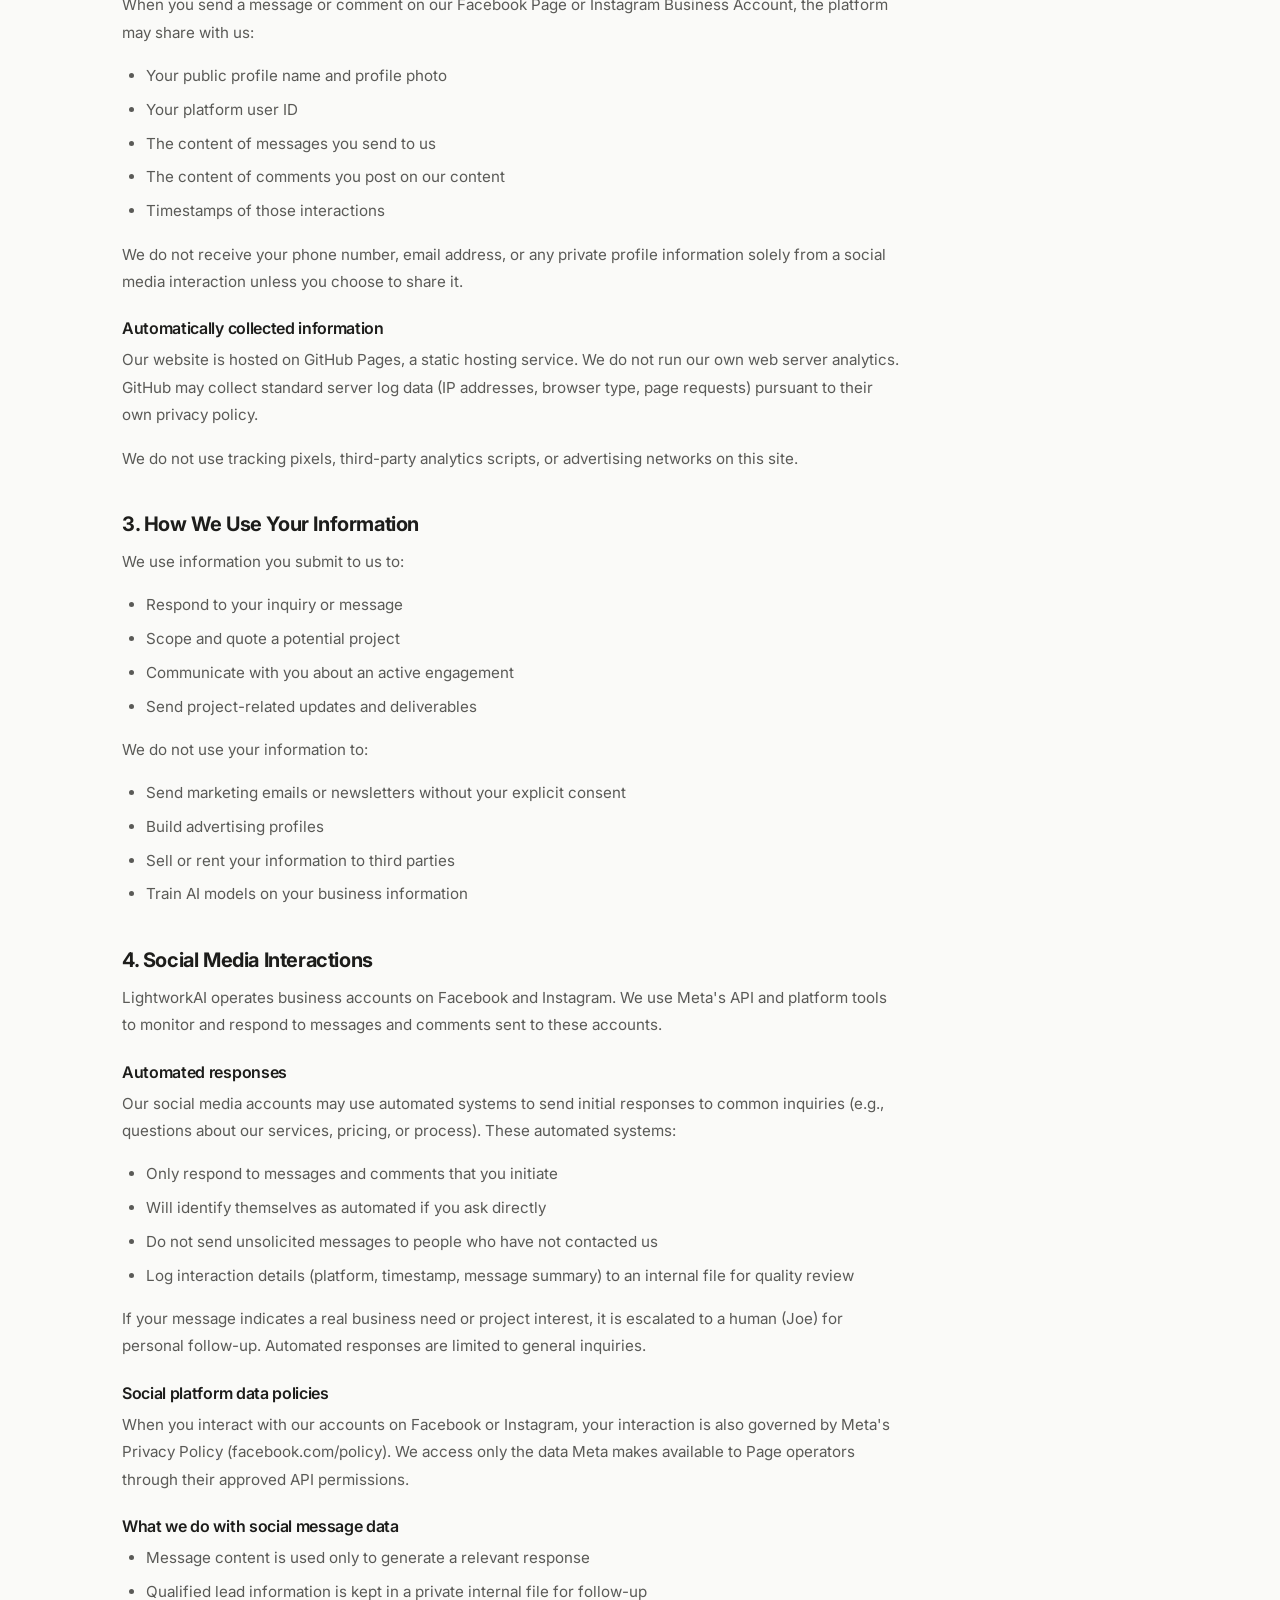
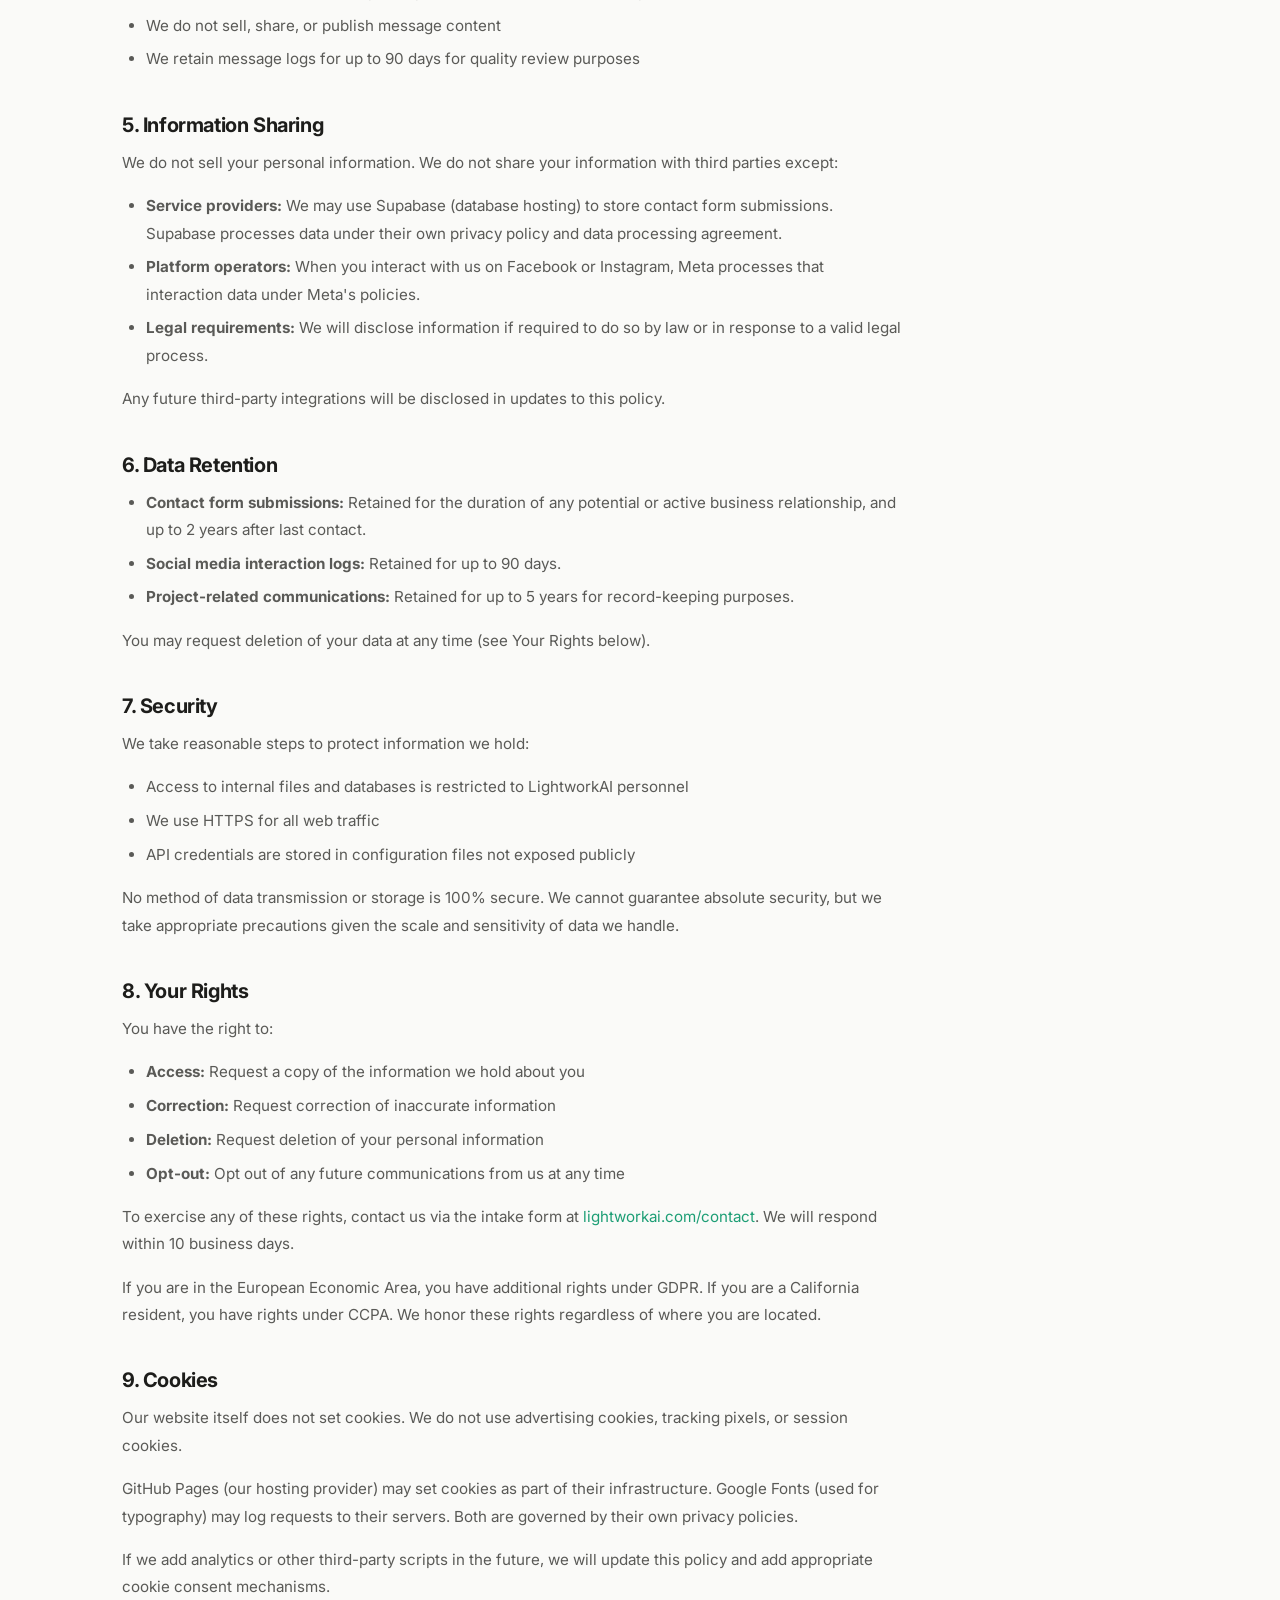
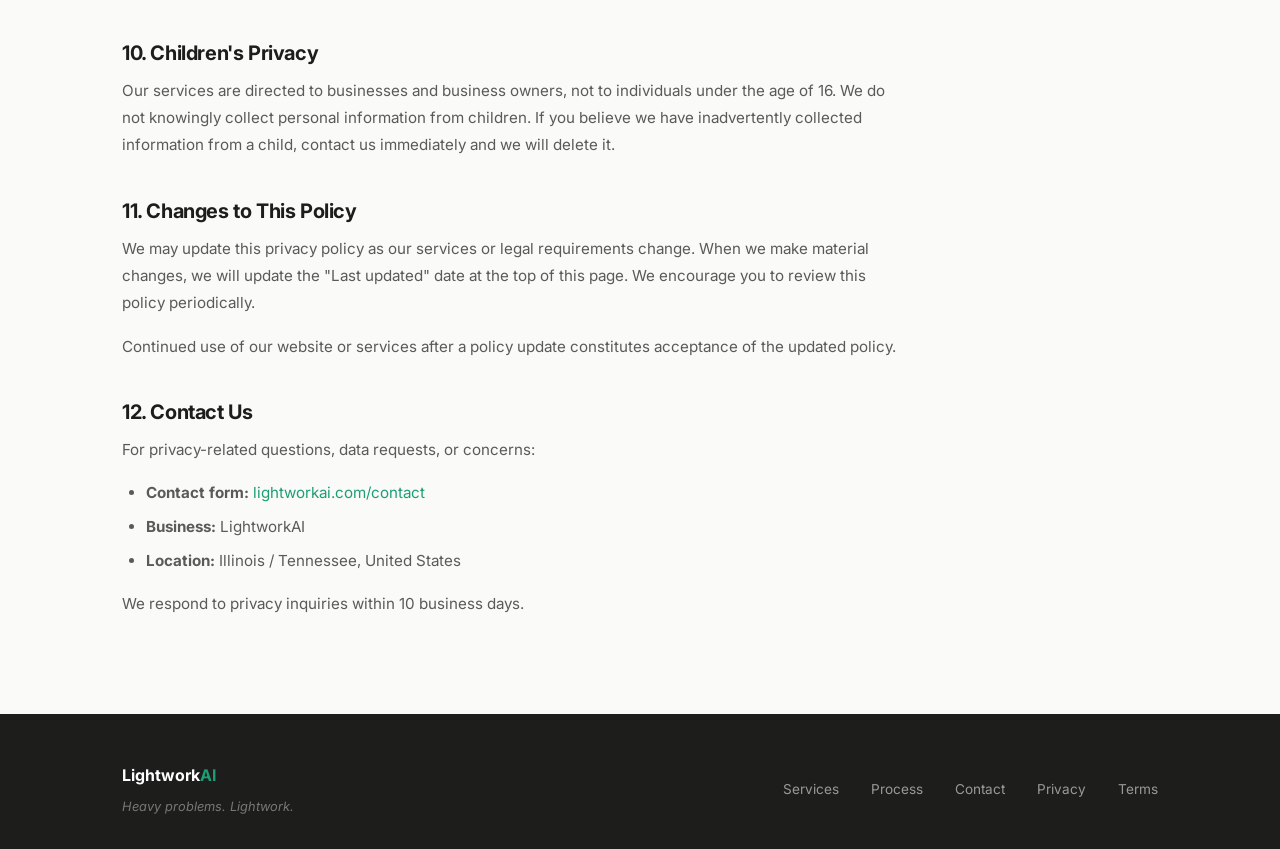
<file: privacy.html>
<!DOCTYPE html>
<html lang="en">
<head>
  <meta charset="UTF-8">
  <meta name="viewport" content="width=device-width, initial-scale=1.0">
  <title>Privacy Policy — LightworkAI</title>
  <meta name="description" content="Privacy policy for LightworkAI — how we collect, use, and protect your information.">
  <meta name="robots" content="noindex">
  <link rel="preconnect" href="https://fonts.googleapis.com">
  <link rel="preconnect" href="https://fonts.gstatic.com" crossorigin>
  <link href="https://fonts.googleapis.com/css2?family=Inter:wght@400;500;600;700&family=JetBrains+Mono:wght@700&display=swap" rel="stylesheet">
  <link rel="stylesheet" href="css/style.css">
  <style>
    .legal-content { max-width: 780px; padding: 4rem 0 6rem; }
    .legal-content h2 { font-size: 1.25rem; margin: 2.5rem 0 0.75rem; }
    .legal-content h3 { font-size: 1rem; margin: 1.5rem 0 0.5rem; color: var(--text); }
    .legal-content p, .legal-content li { font-size: 0.95rem; color: var(--text-muted); line-height: 1.8; }
    .legal-content ul { margin: 0.5rem 0 1rem 1.5rem; }
    .legal-content ul li { margin-bottom: 0.4rem; }
    .legal-meta { font-size: 0.8rem; color: var(--text-muted); margin-bottom: 2rem; padding-bottom: 1.5rem; border-bottom: 1px solid var(--border); }
    .legal-toc { background: var(--bg-alt); border-radius: var(--radius); padding: 1.5rem 2rem; margin-bottom: 2.5rem; }
    .legal-toc h3 { font-size: 0.85rem; margin: 0 0 0.75rem; }
    .legal-toc ol { margin: 0 0 0 1.25rem; }
    .legal-toc li { font-size: 0.85rem; margin-bottom: 0.3rem; }
    .legal-toc a { color: var(--text-muted); }
    .legal-toc a:hover { color: var(--accent); }
  </style>
</head>
<body>

<!-- NAV -->
<nav class="site-nav">
  <div class="container nav-inner">
    <a href="index.html" class="nav-logo">Lightwork<span>AI</span></a>
    <button class="nav-toggle" aria-label="Toggle navigation" aria-expanded="false">
      <span></span><span></span><span></span>
    </button>
    <ul class="nav-links">
      <li><a href="services.html">Services</a></li>
      <li><a href="process.html">Process</a></li>
      <li><a href="about.html">Work</a></li>
      <li class="nav-cta"><a href="contact.html">Contact</a></li>
    </ul>
  </div>
</nav>

<!-- PAGE HEADER -->
<div class="page-header">
  <div class="container">
    <span class="eyebrow">Legal</span>
    <h1>Privacy Policy</h1>
    <p>How LightworkAI collects, uses, and protects your information.</p>
  </div>
</div>

<div class="container">
  <div class="legal-content">

    <div class="legal-meta">
      <strong>Effective date:</strong> March 25, 2026 &nbsp;·&nbsp;
      <strong>Last updated:</strong> March 25, 2026 &nbsp;·&nbsp;
      <strong>Applies to:</strong> lightworkai.com and associated services
    </div>

    <div class="legal-toc">
      <h3>Contents</h3>
      <ol>
        <li><a href="#who-we-are">Who We Are</a></li>
        <li><a href="#information-collected">Information We Collect</a></li>
        <li><a href="#how-we-use">How We Use Your Information</a></li>
        <li><a href="#social-media">Social Media Interactions</a></li>
        <li><a href="#sharing">Information Sharing</a></li>
        <li><a href="#retention">Data Retention</a></li>
        <li><a href="#security">Security</a></li>
        <li><a href="#your-rights">Your Rights</a></li>
        <li><a href="#cookies">Cookies</a></li>
        <li><a href="#children">Children's Privacy</a></li>
        <li><a href="#changes">Changes to This Policy</a></li>
        <li><a href="#contact-us">Contact Us</a></li>
      </ol>
    </div>

    <h2 id="who-we-are">1. Who We Are</h2>
    <p>LightworkAI ("we," "us," or "our") is a sole-proprietor AI automation and custom software services business. We build workflow automation tools, web applications, and AI-powered systems for small and medium businesses.</p>
    <p>This privacy policy applies to our website, our contact form, our social media business accounts, and any automated messaging systems we operate on third-party platforms (Facebook, Instagram, and others).</p>
    <p><strong>Business contact:</strong> LightworkAI — contact via the intake form at <a href="contact.html">lightworkai.com/contact</a></p>

    <h2 id="information-collected">2. Information We Collect</h2>

    <h3>Information you give us directly</h3>
    <p>When you fill out our contact/intake form, you may provide:</p>
    <ul>
      <li>Your name</li>
      <li>Your email address</li>
      <li>Your business name or type</li>
      <li>A description of your business problem or project</li>
      <li>A budget range (optional)</li>
    </ul>
    <p>We only collect what you voluntarily submit. No form fields are required beyond name, email, and a description of your situation.</p>

    <h3>Information from social media platforms</h3>
    <p>When you send a message or comment on our Facebook Page or Instagram Business Account, the platform may share with us:</p>
    <ul>
      <li>Your public profile name and profile photo</li>
      <li>Your platform user ID</li>
      <li>The content of messages you send to us</li>
      <li>The content of comments you post on our content</li>
      <li>Timestamps of those interactions</li>
    </ul>
    <p>We do not receive your phone number, email address, or any private profile information solely from a social media interaction unless you choose to share it.</p>

    <h3>Automatically collected information</h3>
    <p>Our website is hosted on GitHub Pages, a static hosting service. We do not run our own web server analytics. GitHub may collect standard server log data (IP addresses, browser type, page requests) pursuant to their own privacy policy.</p>
    <p>We do not use tracking pixels, third-party analytics scripts, or advertising networks on this site.</p>

    <h2 id="how-we-use">3. How We Use Your Information</h2>
    <p>We use information you submit to us to:</p>
    <ul>
      <li>Respond to your inquiry or message</li>
      <li>Scope and quote a potential project</li>
      <li>Communicate with you about an active engagement</li>
      <li>Send project-related updates and deliverables</li>
    </ul>
    <p>We do not use your information to:</p>
    <ul>
      <li>Send marketing emails or newsletters without your explicit consent</li>
      <li>Build advertising profiles</li>
      <li>Sell or rent your information to third parties</li>
      <li>Train AI models on your business information</li>
    </ul>

    <h2 id="social-media">4. Social Media Interactions</h2>
    <p>LightworkAI operates business accounts on Facebook and Instagram. We use Meta's API and platform tools to monitor and respond to messages and comments sent to these accounts.</p>

    <h3>Automated responses</h3>
    <p>Our social media accounts may use automated systems to send initial responses to common inquiries (e.g., questions about our services, pricing, or process). These automated systems:</p>
    <ul>
      <li>Only respond to messages and comments that you initiate</li>
      <li>Will identify themselves as automated if you ask directly</li>
      <li>Do not send unsolicited messages to people who have not contacted us</li>
      <li>Log interaction details (platform, timestamp, message summary) to an internal file for quality review</li>
    </ul>
    <p>If your message indicates a real business need or project interest, it is escalated to a human (Joe) for personal follow-up. Automated responses are limited to general inquiries.</p>

    <h3>Social platform data policies</h3>
    <p>When you interact with our accounts on Facebook or Instagram, your interaction is also governed by Meta's Privacy Policy (facebook.com/policy). We access only the data Meta makes available to Page operators through their approved API permissions.</p>

    <h3>What we do with social message data</h3>
    <ul>
      <li>Message content is used only to generate a relevant response</li>
      <li>Qualified lead information is kept in a private internal file for follow-up</li>
      <li>We do not sell, share, or publish message content</li>
      <li>We retain message logs for up to 90 days for quality review purposes</li>
    </ul>

    <h2 id="sharing">5. Information Sharing</h2>
    <p>We do not sell your personal information. We do not share your information with third parties except:</p>
    <ul>
      <li><strong>Service providers:</strong> We may use Supabase (database hosting) to store contact form submissions. Supabase processes data under their own privacy policy and data processing agreement.</li>
      <li><strong>Platform operators:</strong> When you interact with us on Facebook or Instagram, Meta processes that interaction data under Meta's policies.</li>
      <li><strong>Legal requirements:</strong> We will disclose information if required to do so by law or in response to a valid legal process.</li>
    </ul>
    <p>Any future third-party integrations will be disclosed in updates to this policy.</p>

    <h2 id="retention">6. Data Retention</h2>
    <ul>
      <li><strong>Contact form submissions:</strong> Retained for the duration of any potential or active business relationship, and up to 2 years after last contact.</li>
      <li><strong>Social media interaction logs:</strong> Retained for up to 90 days.</li>
      <li><strong>Project-related communications:</strong> Retained for up to 5 years for record-keeping purposes.</li>
    </ul>
    <p>You may request deletion of your data at any time (see Your Rights below).</p>

    <h2 id="security">7. Security</h2>
    <p>We take reasonable steps to protect information we hold:</p>
    <ul>
      <li>Access to internal files and databases is restricted to LightworkAI personnel</li>
      <li>We use HTTPS for all web traffic</li>
      <li>API credentials are stored in configuration files not exposed publicly</li>
    </ul>
    <p>No method of data transmission or storage is 100% secure. We cannot guarantee absolute security, but we take appropriate precautions given the scale and sensitivity of data we handle.</p>

    <h2 id="your-rights">8. Your Rights</h2>
    <p>You have the right to:</p>
    <ul>
      <li><strong>Access:</strong> Request a copy of the information we hold about you</li>
      <li><strong>Correction:</strong> Request correction of inaccurate information</li>
      <li><strong>Deletion:</strong> Request deletion of your personal information</li>
      <li><strong>Opt-out:</strong> Opt out of any future communications from us at any time</li>
    </ul>
    <p>To exercise any of these rights, contact us via the intake form at <a href="contact.html">lightworkai.com/contact</a>. We will respond within 10 business days.</p>
    <p>If you are in the European Economic Area, you have additional rights under GDPR. If you are a California resident, you have rights under CCPA. We honor these rights regardless of where you are located.</p>

    <h2 id="cookies">9. Cookies</h2>
    <p>Our website itself does not set cookies. We do not use advertising cookies, tracking pixels, or session cookies.</p>
    <p>GitHub Pages (our hosting provider) may set cookies as part of their infrastructure. Google Fonts (used for typography) may log requests to their servers. Both are governed by their own privacy policies.</p>
    <p>If we add analytics or other third-party scripts in the future, we will update this policy and add appropriate cookie consent mechanisms.</p>

    <h2 id="children">10. Children's Privacy</h2>
    <p>Our services are directed to businesses and business owners, not to individuals under the age of 16. We do not knowingly collect personal information from children. If you believe we have inadvertently collected information from a child, contact us immediately and we will delete it.</p>

    <h2 id="changes">11. Changes to This Policy</h2>
    <p>We may update this privacy policy as our services or legal requirements change. When we make material changes, we will update the "Last updated" date at the top of this page. We encourage you to review this policy periodically.</p>
    <p>Continued use of our website or services after a policy update constitutes acceptance of the updated policy.</p>

    <h2 id="contact-us">12. Contact Us</h2>
    <p>For privacy-related questions, data requests, or concerns:</p>
    <ul>
      <li><strong>Contact form:</strong> <a href="contact.html">lightworkai.com/contact</a></li>
      <li><strong>Business:</strong> LightworkAI</li>
      <li><strong>Location:</strong> Illinois / Tennessee, United States</li>
    </ul>
    <p>We respond to privacy inquiries within 10 business days.</p>

  </div>
</div>

<!-- FOOTER -->
<footer class="site-footer">
  <div class="container">
    <div class="footer-inner">
      <div>
        <div class="footer-logo">Lightwork<span>AI</span></div>
        <div class="footer-note" style="margin-top:0.5rem;">Heavy problems. Lightwork.</div>
      </div>
      <ul class="footer-links">
        <li><a href="services.html">Services</a></li>
        <li><a href="process.html">Process</a></li>
        <li><a href="contact.html">Contact</a></li>
        <li><a href="privacy.html">Privacy</a></li>
        <li><a href="terms.html">Terms</a></li>
      </ul>
    </div>
  </div>
</footer>

<script src="js/main.js"></script>
</body>
</html>
</file>
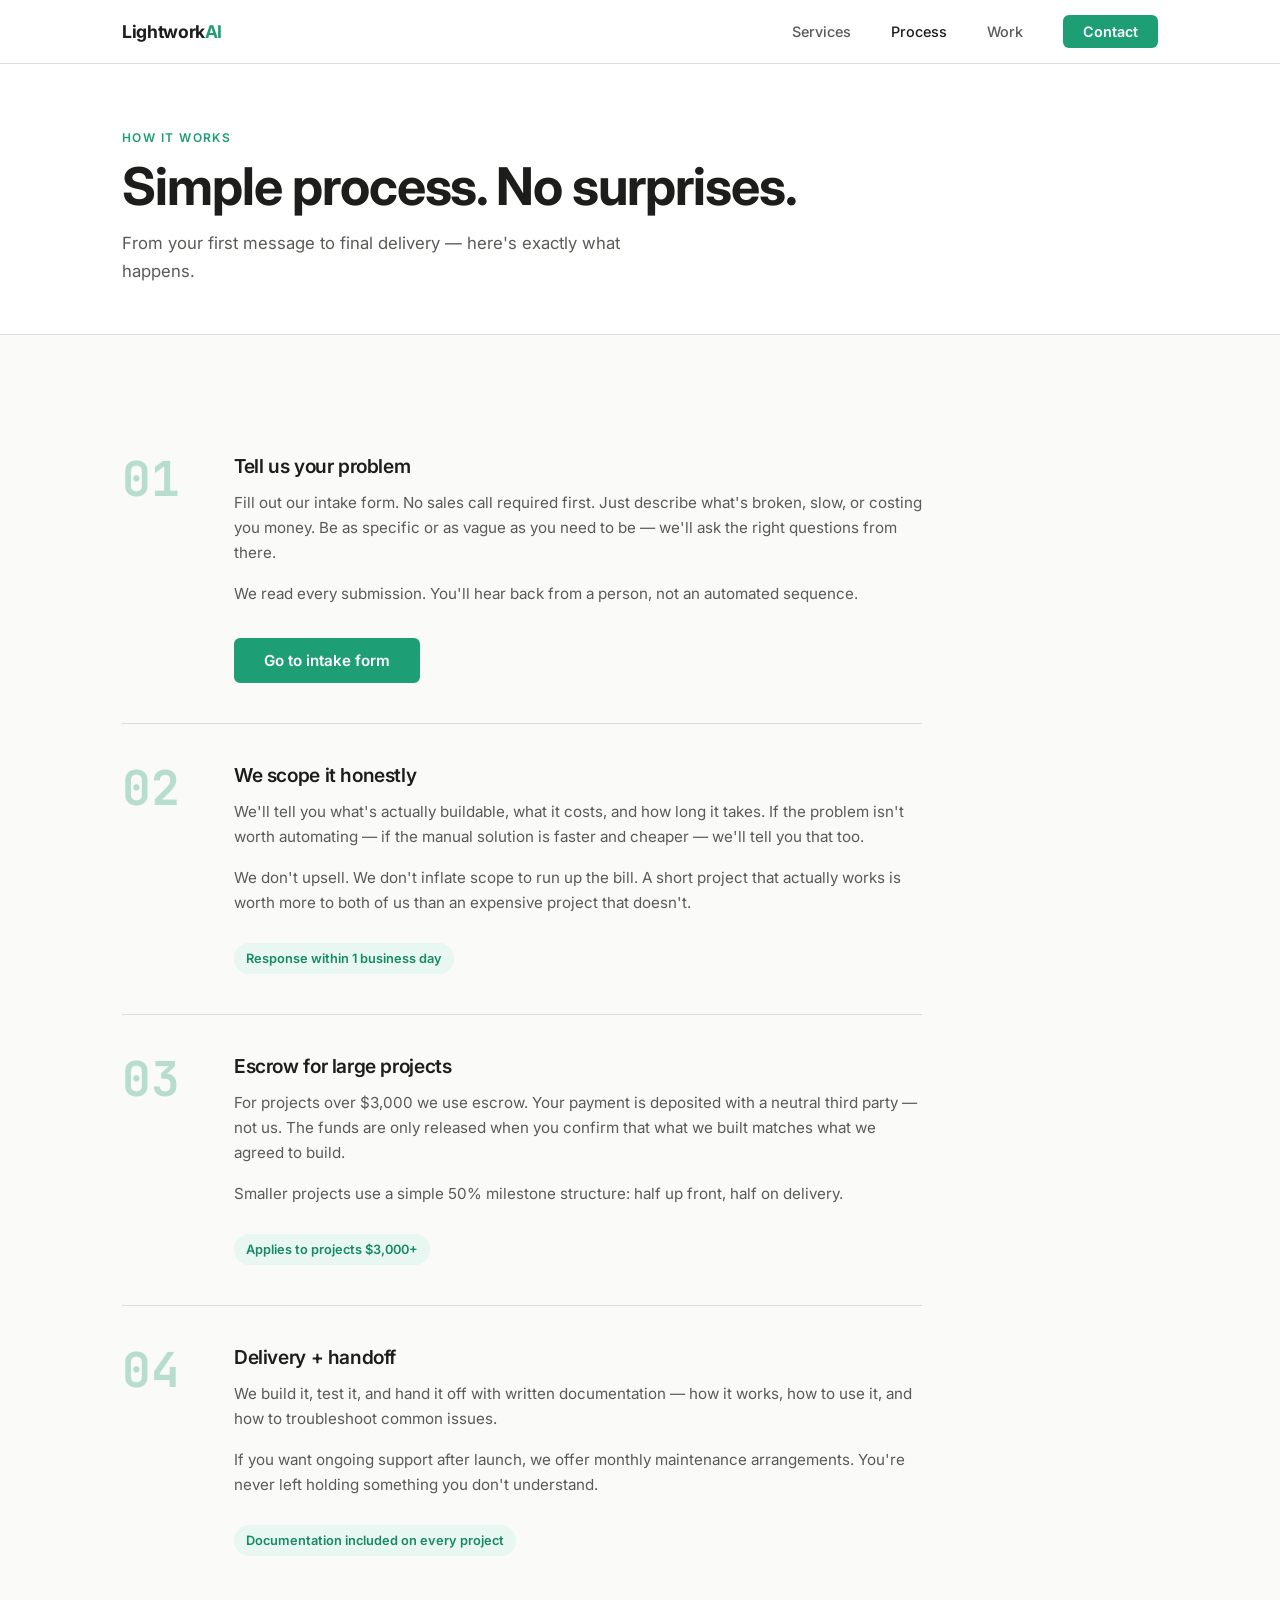
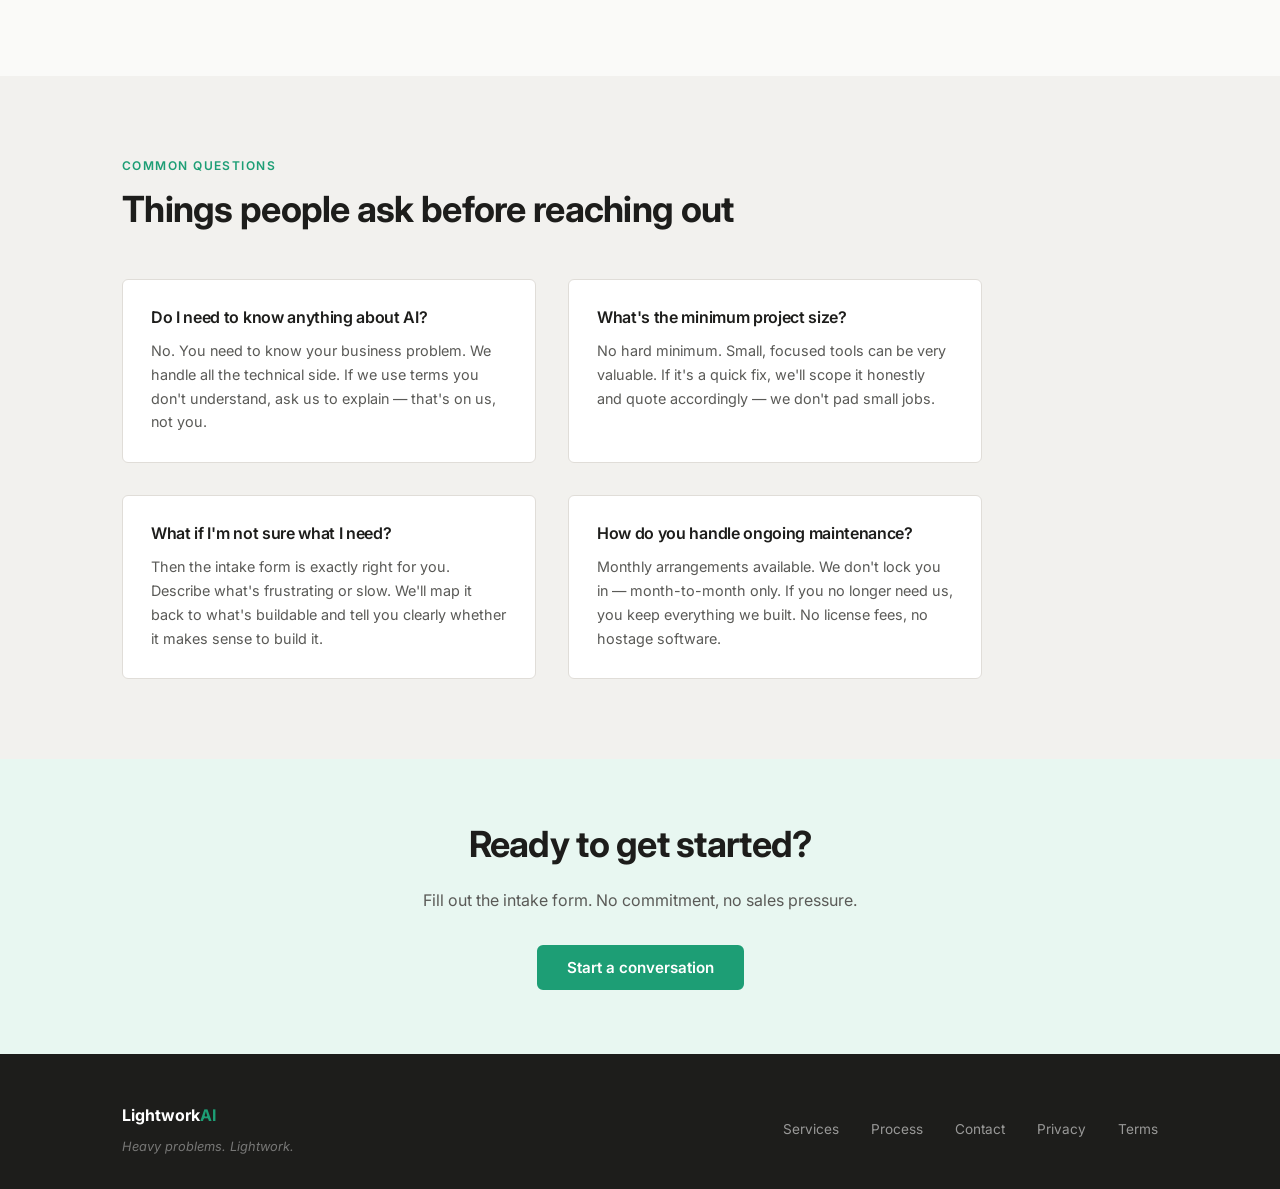
<file: process.html>
<!DOCTYPE html>
<html lang="en">
<head>
  <meta charset="UTF-8">
  <meta name="viewport" content="width=device-width, initial-scale=1.0">
  <title>How It Works — LightworkAI</title>
  <meta name="description" content="How LightworkAI works: intake form, honest scoping, escrow for large projects, delivery with documentation. No sales pressure.">
  <link rel="preconnect" href="https://fonts.googleapis.com">
  <link rel="preconnect" href="https://fonts.gstatic.com" crossorigin>
  <link href="https://fonts.googleapis.com/css2?family=Inter:wght@400;500;600;700&family=JetBrains+Mono:wght@700&display=swap" rel="stylesheet">
  <link rel="stylesheet" href="css/style.css">
</head>
<body>

<!-- NAV -->
<nav class="site-nav">
  <div class="container nav-inner">
    <a href="index.html" class="nav-logo">Lightwork<span>AI</span></a>
    <button class="nav-toggle" aria-label="Toggle navigation" aria-expanded="false">
      <span></span><span></span><span></span>
    </button>
    <ul class="nav-links">
      <li><a href="services.html">Services</a></li>
      <li><a href="process.html">Process</a></li>
      <li><a href="about.html">Work</a></li>
      <li class="nav-cta"><a href="contact.html">Contact</a></li>
    </ul>
  </div>
</nav>

<!-- PAGE HEADER -->
<div class="page-header">
  <div class="container">
    <span class="eyebrow">How it works</span>
    <h1>Simple process. No surprises.</h1>
    <p>From your first message to final delivery — here's exactly what happens.</p>
  </div>
</div>

<!-- PROCESS STEPS -->
<section>
  <div class="container">
    <div class="process-steps">

      <div class="process-step">
        <div class="step-number">01</div>
        <div class="step-body">
          <h3>Tell us your problem</h3>
          <p>Fill out our intake form. No sales call required first. Just describe what's broken, slow, or costing you money. Be as specific or as vague as you need to be — we'll ask the right questions from there.</p>
          <p>We read every submission. You'll hear back from a person, not an automated sequence.</p>
          <a href="contact.html" class="btn btn-primary" style="margin-top:1rem;">Go to intake form</a>
        </div>
      </div>

      <div class="process-step">
        <div class="step-number">02</div>
        <div class="step-body">
          <h3>We scope it honestly</h3>
          <p>We'll tell you what's actually buildable, what it costs, and how long it takes. If the problem isn't worth automating — if the manual solution is faster and cheaper — we'll tell you that too.</p>
          <p>We don't upsell. We don't inflate scope to run up the bill. A short project that actually works is worth more to both of us than an expensive project that doesn't.</p>
          <span class="step-note">Response within 1 business day</span>
        </div>
      </div>

      <div class="process-step">
        <div class="step-number">03</div>
        <div class="step-body">
          <h3>Escrow for large projects</h3>
          <p>For projects over $3,000 we use escrow. Your payment is deposited with a neutral third party — not us. The funds are only released when you confirm that what we built matches what we agreed to build.</p>
          <p>Smaller projects use a simple 50% milestone structure: half up front, half on delivery.</p>
          <span class="step-note">Applies to projects $3,000+</span>
        </div>
      </div>

      <div class="process-step">
        <div class="step-number">04</div>
        <div class="step-body">
          <h3>Delivery + handoff</h3>
          <p>We build it, test it, and hand it off with written documentation — how it works, how to use it, and how to troubleshoot common issues.</p>
          <p>If you want ongoing support after launch, we offer monthly maintenance arrangements. You're never left holding something you don't understand.</p>
          <span class="step-note">Documentation included on every project</span>
        </div>
      </div>

    </div>
  </div>
</section>

<!-- FAQ-STYLE CLARIFICATIONS -->
<section style="background:var(--bg-alt);">
  <div class="container">
    <div class="section-header">
      <span class="eyebrow">Common questions</span>
      <h2>Things people ask before reaching out</h2>
    </div>

    <div style="display:grid;grid-template-columns:1fr 1fr;gap:2rem;max-width:860px;">

      <div style="padding:1.75rem;background:var(--white);border:1px solid var(--border);border-radius:var(--radius);">
        <h3 style="margin-bottom:0.75rem;font-size:1rem;">Do I need to know anything about AI?</h3>
        <p style="font-size:0.9rem;color:var(--text-muted);">No. You need to know your business problem. We handle all the technical side. If we use terms you don't understand, ask us to explain — that's on us, not you.</p>
      </div>

      <div style="padding:1.75rem;background:var(--white);border:1px solid var(--border);border-radius:var(--radius);">
        <h3 style="margin-bottom:0.75rem;font-size:1rem;">What's the minimum project size?</h3>
        <p style="font-size:0.9rem;color:var(--text-muted);">No hard minimum. Small, focused tools can be very valuable. If it's a quick fix, we'll scope it honestly and quote accordingly — we don't pad small jobs.</p>
      </div>

      <div style="padding:1.75rem;background:var(--white);border:1px solid var(--border);border-radius:var(--radius);">
        <h3 style="margin-bottom:0.75rem;font-size:1rem;">What if I'm not sure what I need?</h3>
        <p style="font-size:0.9rem;color:var(--text-muted);">Then the intake form is exactly right for you. Describe what's frustrating or slow. We'll map it back to what's buildable and tell you clearly whether it makes sense to build it.</p>
      </div>

      <div style="padding:1.75rem;background:var(--white);border:1px solid var(--border);border-radius:var(--radius);">
        <h3 style="margin-bottom:0.75rem;font-size:1rem;">How do you handle ongoing maintenance?</h3>
        <p style="font-size:0.9rem;color:var(--text-muted);">Monthly arrangements available. We don't lock you in — month-to-month only. If you no longer need us, you keep everything we built. No license fees, no hostage software.</p>
      </div>

    </div>
  </div>
</section>

<!-- CTA STRIP -->
<section class="cta-strip">
  <div class="container">
    <h2>Ready to get started?</h2>
    <p>Fill out the intake form. No commitment, no sales pressure.</p>
    <a href="contact.html" class="btn btn-primary">Start a conversation</a>
  </div>
</section>

<!-- FOOTER -->
<footer class="site-footer">
  <div class="container">
    <div class="footer-inner">
      <div>
        <div class="footer-logo">Lightwork<span>AI</span></div>
        <div class="footer-note" style="margin-top:0.5rem;">Heavy problems. Lightwork.</div>
      </div>
      <ul class="footer-links">
        <li><a href="services.html">Services</a></li>
        <li><a href="process.html">Process</a></li>
        <li><a href="contact.html">Contact</a></li>
        <li><a href="privacy.html">Privacy</a></li>
        <li><a href="terms.html">Terms</a></li>
      </ul>
    </div>
  </div>
</footer>

<script src="js/main.js"></script>
</body>
</html>
</file>
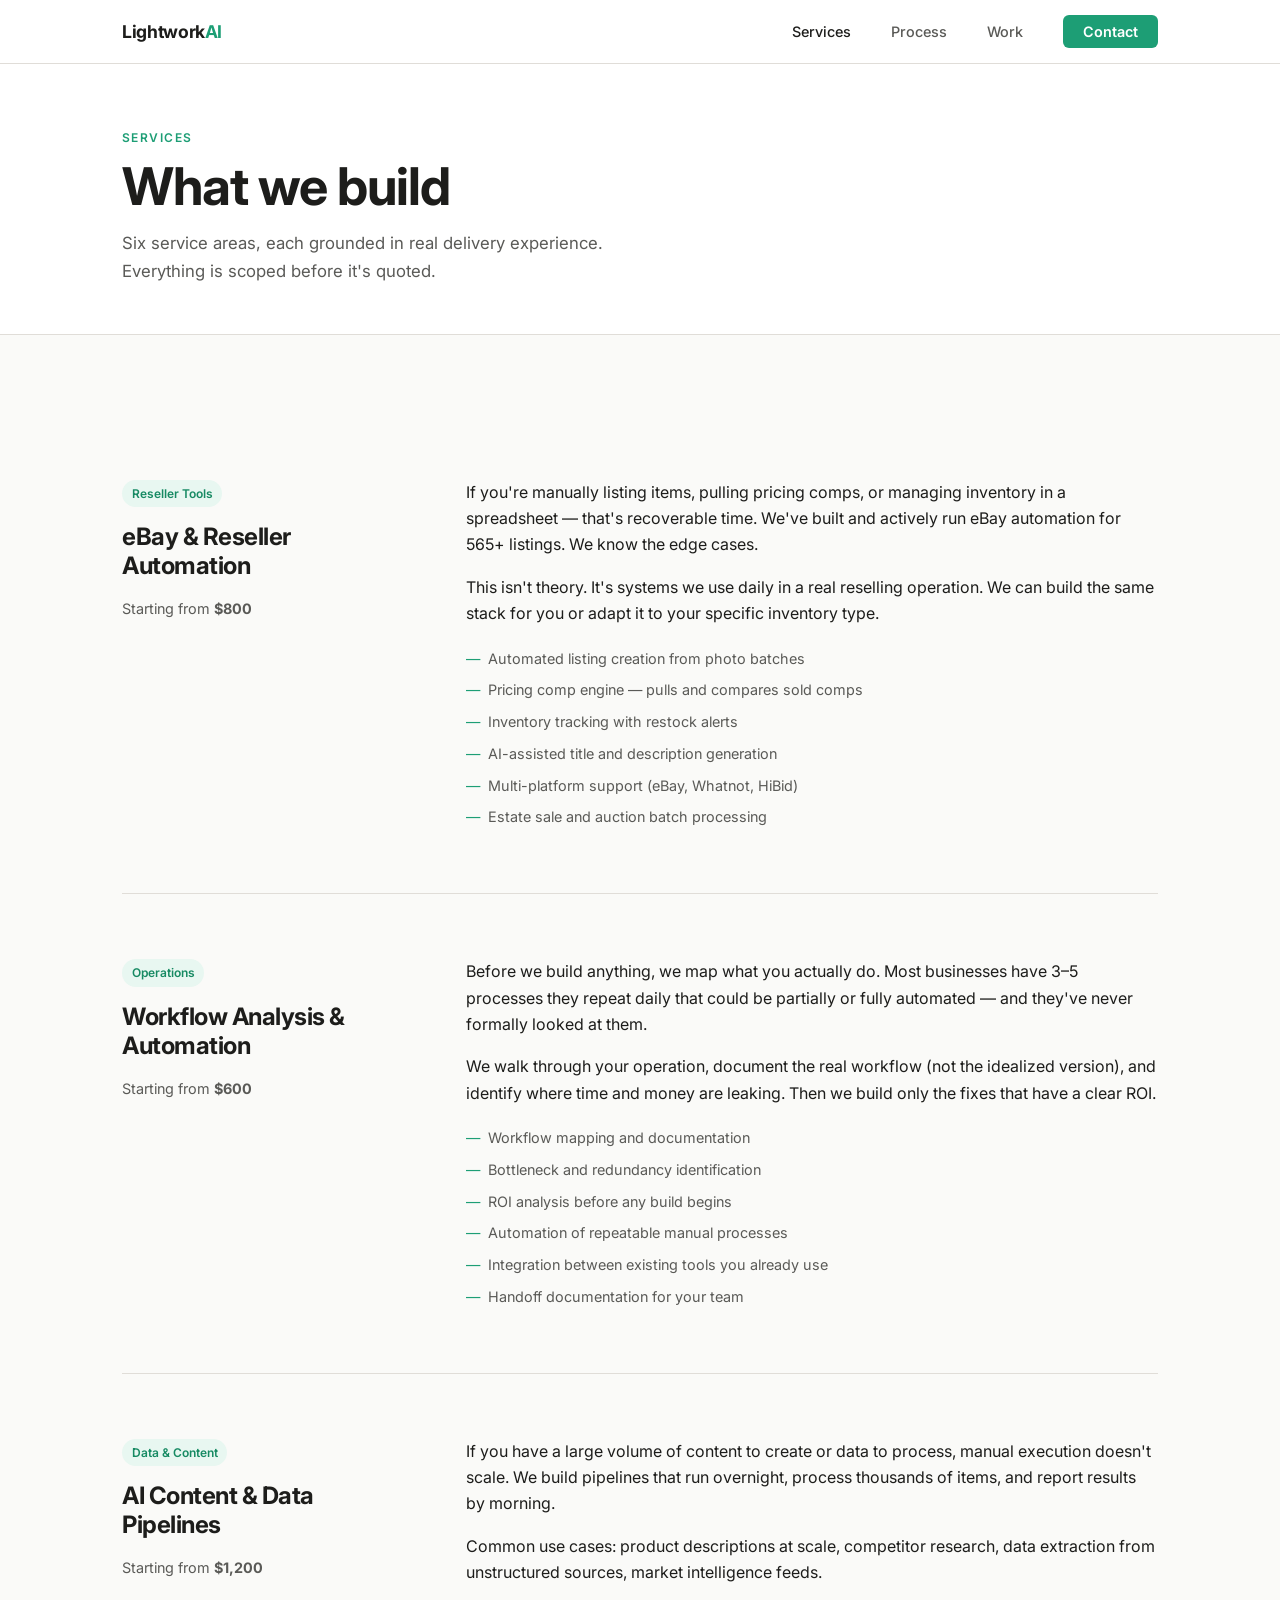
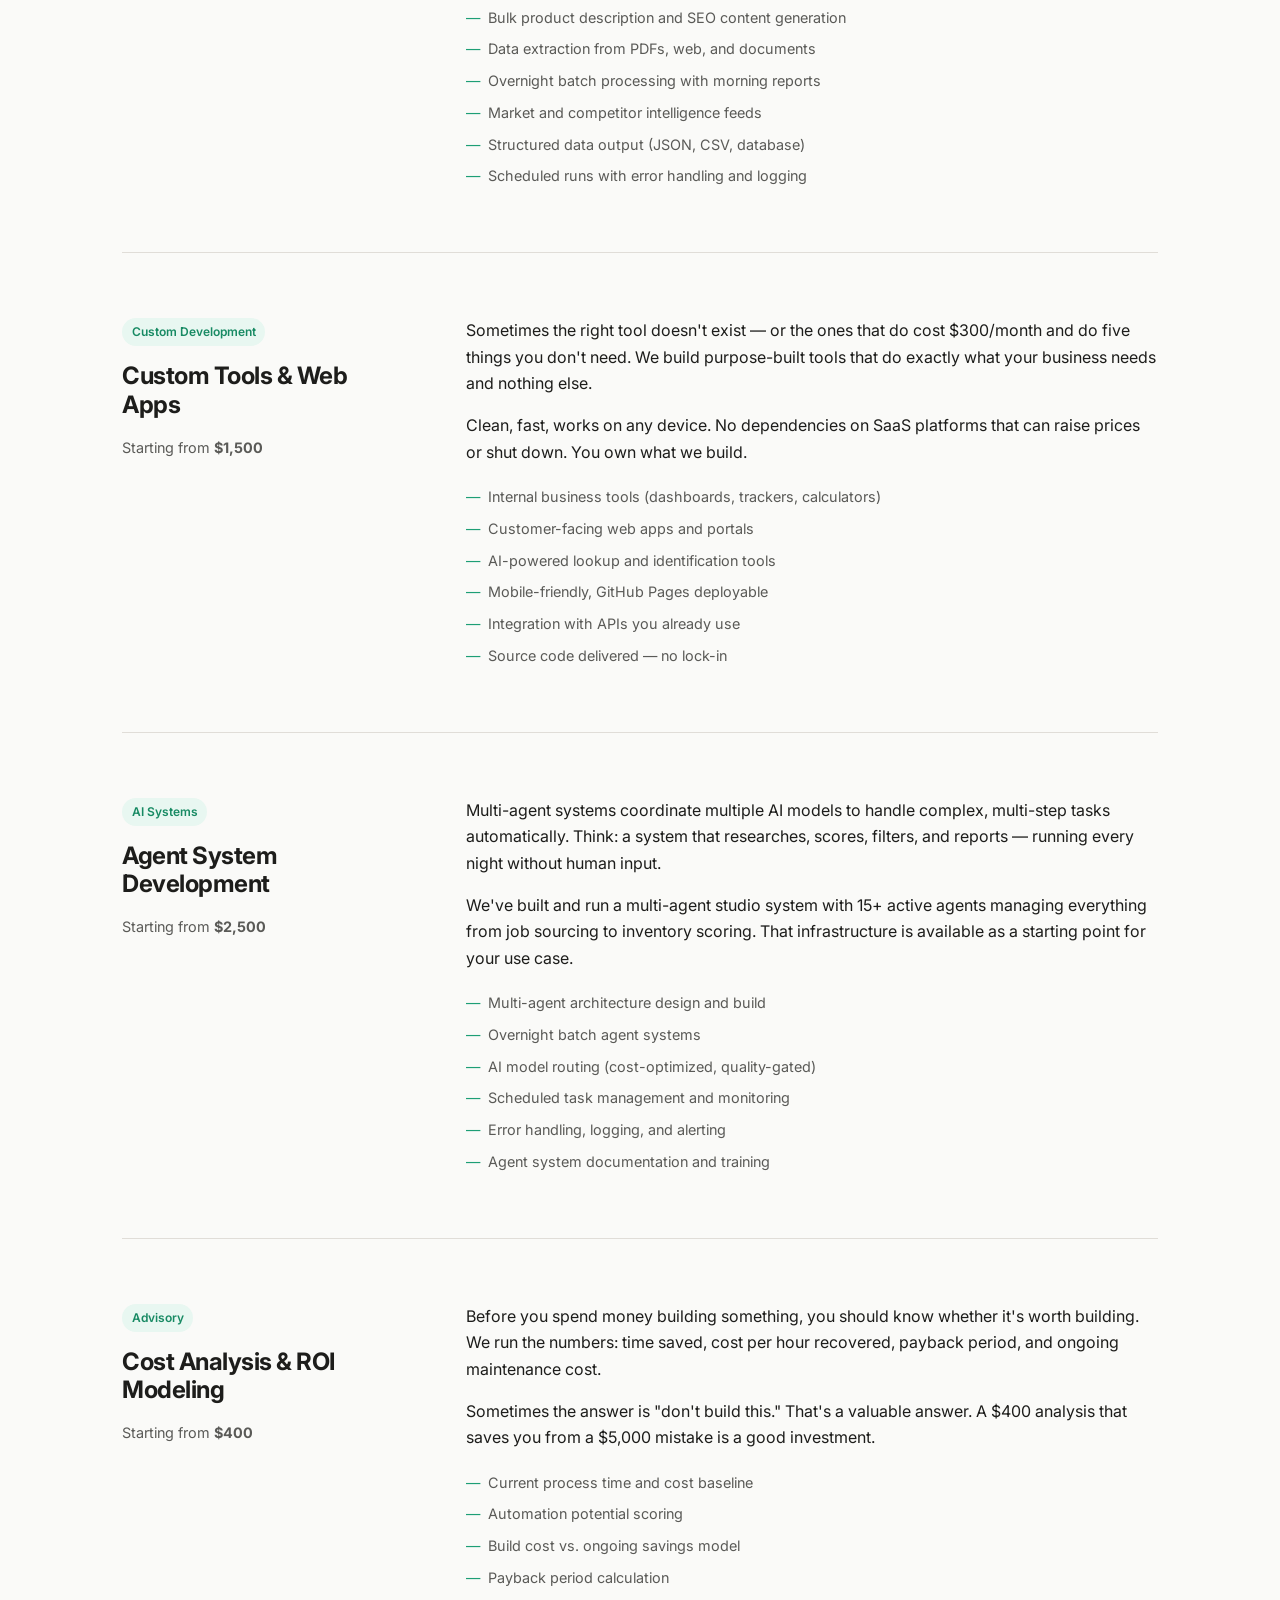
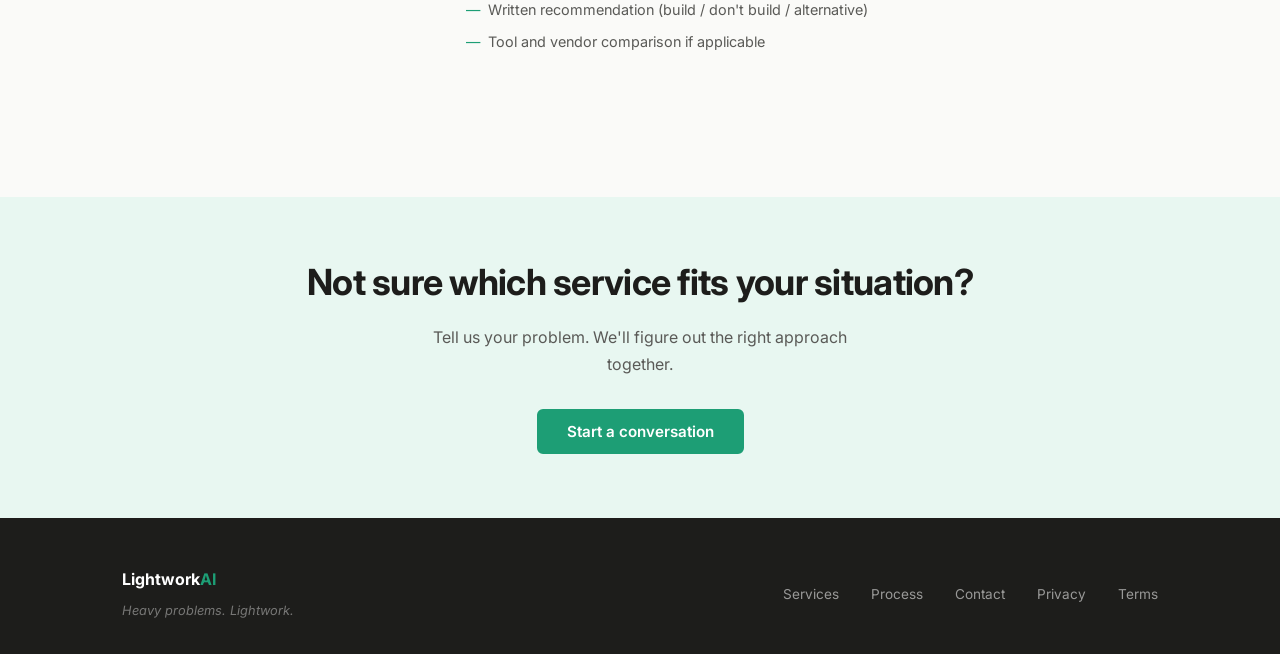
<file: services.html>
<!DOCTYPE html>
<html lang="en">
<head>
  <meta charset="UTF-8">
  <meta name="viewport" content="width=device-width, initial-scale=1.0">
  <title>Services — LightworkAI</title>
  <meta name="description" content="AI automation services: eBay and reseller tools, workflow analysis, custom web apps, agent systems, ROI modeling. Honest scoping. Escrow guarantee.">
  <link rel="preconnect" href="https://fonts.googleapis.com">
  <link rel="preconnect" href="https://fonts.gstatic.com" crossorigin>
  <link href="https://fonts.googleapis.com/css2?family=Inter:wght@400;500;600;700&family=JetBrains+Mono:wght@700&display=swap" rel="stylesheet">
  <link rel="stylesheet" href="css/style.css">
</head>
<body>

<!-- NAV -->
<nav class="site-nav">
  <div class="container nav-inner">
    <a href="index.html" class="nav-logo">Lightwork<span>AI</span></a>
    <button class="nav-toggle" aria-label="Toggle navigation" aria-expanded="false">
      <span></span><span></span><span></span>
    </button>
    <ul class="nav-links">
      <li><a href="services.html">Services</a></li>
      <li><a href="process.html">Process</a></li>
      <li><a href="about.html">Work</a></li>
      <li class="nav-cta"><a href="contact.html">Contact</a></li>
    </ul>
  </div>
</nav>

<!-- PAGE HEADER -->
<div class="page-header">
  <div class="container">
    <span class="eyebrow">Services</span>
    <h1>What we build</h1>
    <p>Six service areas, each grounded in real delivery experience. Everything is scoped before it's quoted.</p>
  </div>
</div>

<!-- SERVICE BLOCKS -->
<section>
  <div class="container">

    <div class="service-block" id="ebay">
      <div class="service-block-inner">
        <div class="service-block-meta">
          <span class="tag">Reseller Tools</span>
          <h2>eBay &amp; Reseller Automation</h2>
          <p style="font-size:0.9rem;color:var(--text-muted);">Starting from <strong>$800</strong></p>
        </div>
        <div>
          <p>If you're manually listing items, pulling pricing comps, or managing inventory in a spreadsheet — that's recoverable time. We've built and actively run eBay automation for 565+ listings. We know the edge cases.</p>
          <p>This isn't theory. It's systems we use daily in a real reselling operation. We can build the same stack for you or adapt it to your specific inventory type.</p>
          <ul class="deliverables">
            <li>Automated listing creation from photo batches</li>
            <li>Pricing comp engine — pulls and compares sold comps</li>
            <li>Inventory tracking with restock alerts</li>
            <li>AI-assisted title and description generation</li>
            <li>Multi-platform support (eBay, Whatnot, HiBid)</li>
            <li>Estate sale and auction batch processing</li>
          </ul>
        </div>
      </div>
    </div>

    <div class="service-block" id="workflow">
      <div class="service-block-inner">
        <div class="service-block-meta">
          <span class="tag">Operations</span>
          <h2>Workflow Analysis &amp; Automation</h2>
          <p style="font-size:0.9rem;color:var(--text-muted);">Starting from <strong>$600</strong></p>
        </div>
        <div>
          <p>Before we build anything, we map what you actually do. Most businesses have 3–5 processes they repeat daily that could be partially or fully automated — and they've never formally looked at them.</p>
          <p>We walk through your operation, document the real workflow (not the idealized version), and identify where time and money are leaking. Then we build only the fixes that have a clear ROI.</p>
          <ul class="deliverables">
            <li>Workflow mapping and documentation</li>
            <li>Bottleneck and redundancy identification</li>
            <li>ROI analysis before any build begins</li>
            <li>Automation of repeatable manual processes</li>
            <li>Integration between existing tools you already use</li>
            <li>Handoff documentation for your team</li>
          </ul>
        </div>
      </div>
    </div>

    <div class="service-block" id="content">
      <div class="service-block-inner">
        <div class="service-block-meta">
          <span class="tag">Data & Content</span>
          <h2>AI Content &amp; Data Pipelines</h2>
          <p style="font-size:0.9rem;color:var(--text-muted);">Starting from <strong>$1,200</strong></p>
        </div>
        <div>
          <p>If you have a large volume of content to create or data to process, manual execution doesn't scale. We build pipelines that run overnight, process thousands of items, and report results by morning.</p>
          <p>Common use cases: product descriptions at scale, competitor research, data extraction from unstructured sources, market intelligence feeds.</p>
          <ul class="deliverables">
            <li>Bulk product description and SEO content generation</li>
            <li>Data extraction from PDFs, web, and documents</li>
            <li>Overnight batch processing with morning reports</li>
            <li>Market and competitor intelligence feeds</li>
            <li>Structured data output (JSON, CSV, database)</li>
            <li>Scheduled runs with error handling and logging</li>
          </ul>
        </div>
      </div>
    </div>

    <div class="service-block" id="tools">
      <div class="service-block-inner">
        <div class="service-block-meta">
          <span class="tag">Custom Development</span>
          <h2>Custom Tools &amp; Web Apps</h2>
          <p style="font-size:0.9rem;color:var(--text-muted);">Starting from <strong>$1,500</strong></p>
        </div>
        <div>
          <p>Sometimes the right tool doesn't exist — or the ones that do cost $300/month and do five things you don't need. We build purpose-built tools that do exactly what your business needs and nothing else.</p>
          <p>Clean, fast, works on any device. No dependencies on SaaS platforms that can raise prices or shut down. You own what we build.</p>
          <ul class="deliverables">
            <li>Internal business tools (dashboards, trackers, calculators)</li>
            <li>Customer-facing web apps and portals</li>
            <li>AI-powered lookup and identification tools</li>
            <li>Mobile-friendly, GitHub Pages deployable</li>
            <li>Integration with APIs you already use</li>
            <li>Source code delivered — no lock-in</li>
          </ul>
        </div>
      </div>
    </div>

    <div class="service-block" id="agents">
      <div class="service-block-inner">
        <div class="service-block-meta">
          <span class="tag">AI Systems</span>
          <h2>Agent System Development</h2>
          <p style="font-size:0.9rem;color:var(--text-muted);">Starting from <strong>$2,500</strong></p>
        </div>
        <div>
          <p>Multi-agent systems coordinate multiple AI models to handle complex, multi-step tasks automatically. Think: a system that researches, scores, filters, and reports — running every night without human input.</p>
          <p>We've built and run a multi-agent studio system with 15+ active agents managing everything from job sourcing to inventory scoring. That infrastructure is available as a starting point for your use case.</p>
          <ul class="deliverables">
            <li>Multi-agent architecture design and build</li>
            <li>Overnight batch agent systems</li>
            <li>AI model routing (cost-optimized, quality-gated)</li>
            <li>Scheduled task management and monitoring</li>
            <li>Error handling, logging, and alerting</li>
            <li>Agent system documentation and training</li>
          </ul>
        </div>
      </div>
    </div>

    <div class="service-block" id="roi">
      <div class="service-block-inner">
        <div class="service-block-meta">
          <span class="tag">Advisory</span>
          <h2>Cost Analysis &amp; ROI Modeling</h2>
          <p style="font-size:0.9rem;color:var(--text-muted);">Starting from <strong>$400</strong></p>
        </div>
        <div>
          <p>Before you spend money building something, you should know whether it's worth building. We run the numbers: time saved, cost per hour recovered, payback period, and ongoing maintenance cost.</p>
          <p>Sometimes the answer is "don't build this." That's a valuable answer. A $400 analysis that saves you from a $5,000 mistake is a good investment.</p>
          <ul class="deliverables">
            <li>Current process time and cost baseline</li>
            <li>Automation potential scoring</li>
            <li>Build cost vs. ongoing savings model</li>
            <li>Payback period calculation</li>
            <li>Written recommendation (build / don't build / alternative)</li>
            <li>Tool and vendor comparison if applicable</li>
          </ul>
        </div>
      </div>
    </div>

  </div>
</section>

<!-- CTA STRIP -->
<section class="cta-strip">
  <div class="container">
    <h2>Not sure which service fits your situation?</h2>
    <p>Tell us your problem. We'll figure out the right approach together.</p>
    <a href="contact.html" class="btn btn-primary">Start a conversation</a>
  </div>
</section>

<!-- FOOTER -->
<footer class="site-footer">
  <div class="container">
    <div class="footer-inner">
      <div>
        <div class="footer-logo">Lightwork<span>AI</span></div>
        <div class="footer-note" style="margin-top:0.5rem;">Heavy problems. Lightwork.</div>
      </div>
      <ul class="footer-links">
        <li><a href="services.html">Services</a></li>
        <li><a href="process.html">Process</a></li>
        <li><a href="contact.html">Contact</a></li>
        <li><a href="privacy.html">Privacy</a></li>
        <li><a href="terms.html">Terms</a></li>
      </ul>
    </div>
  </div>
</footer>

<script src="js/main.js"></script>
</body>
</html>
</file>
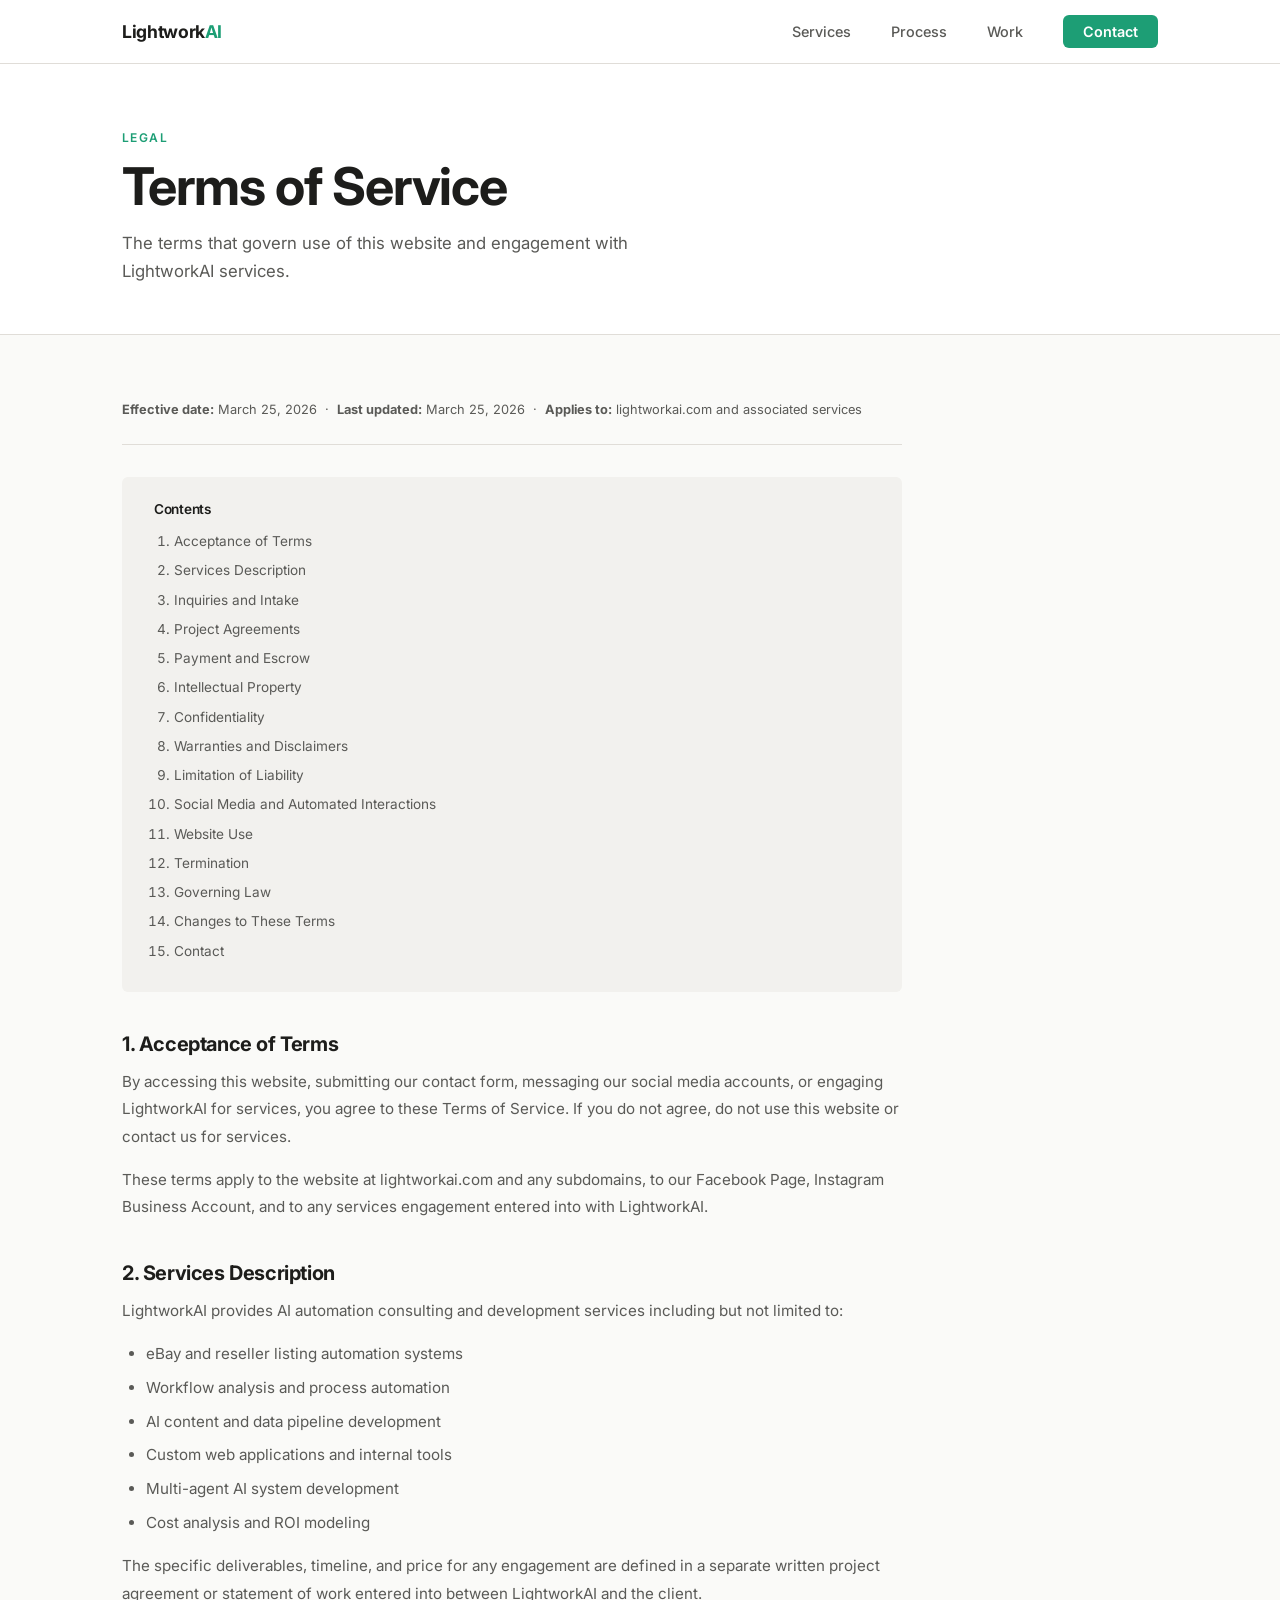
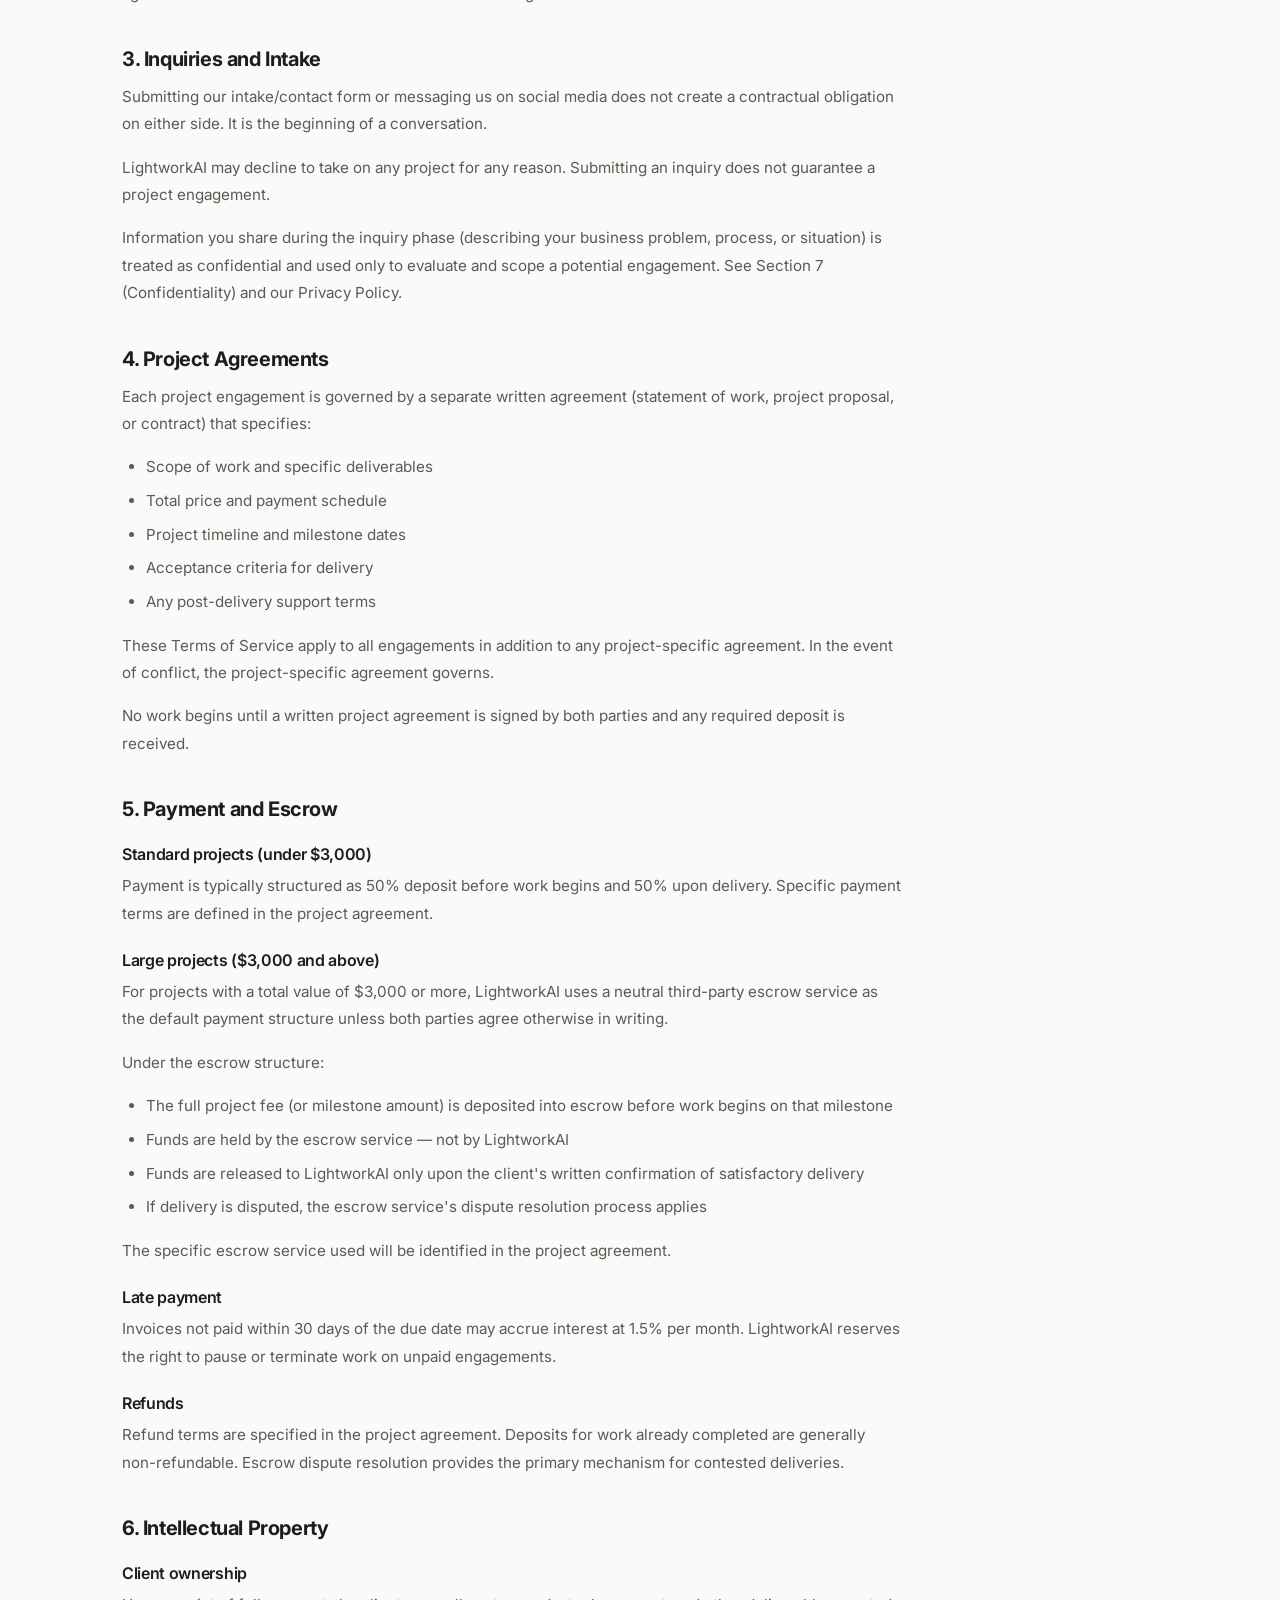
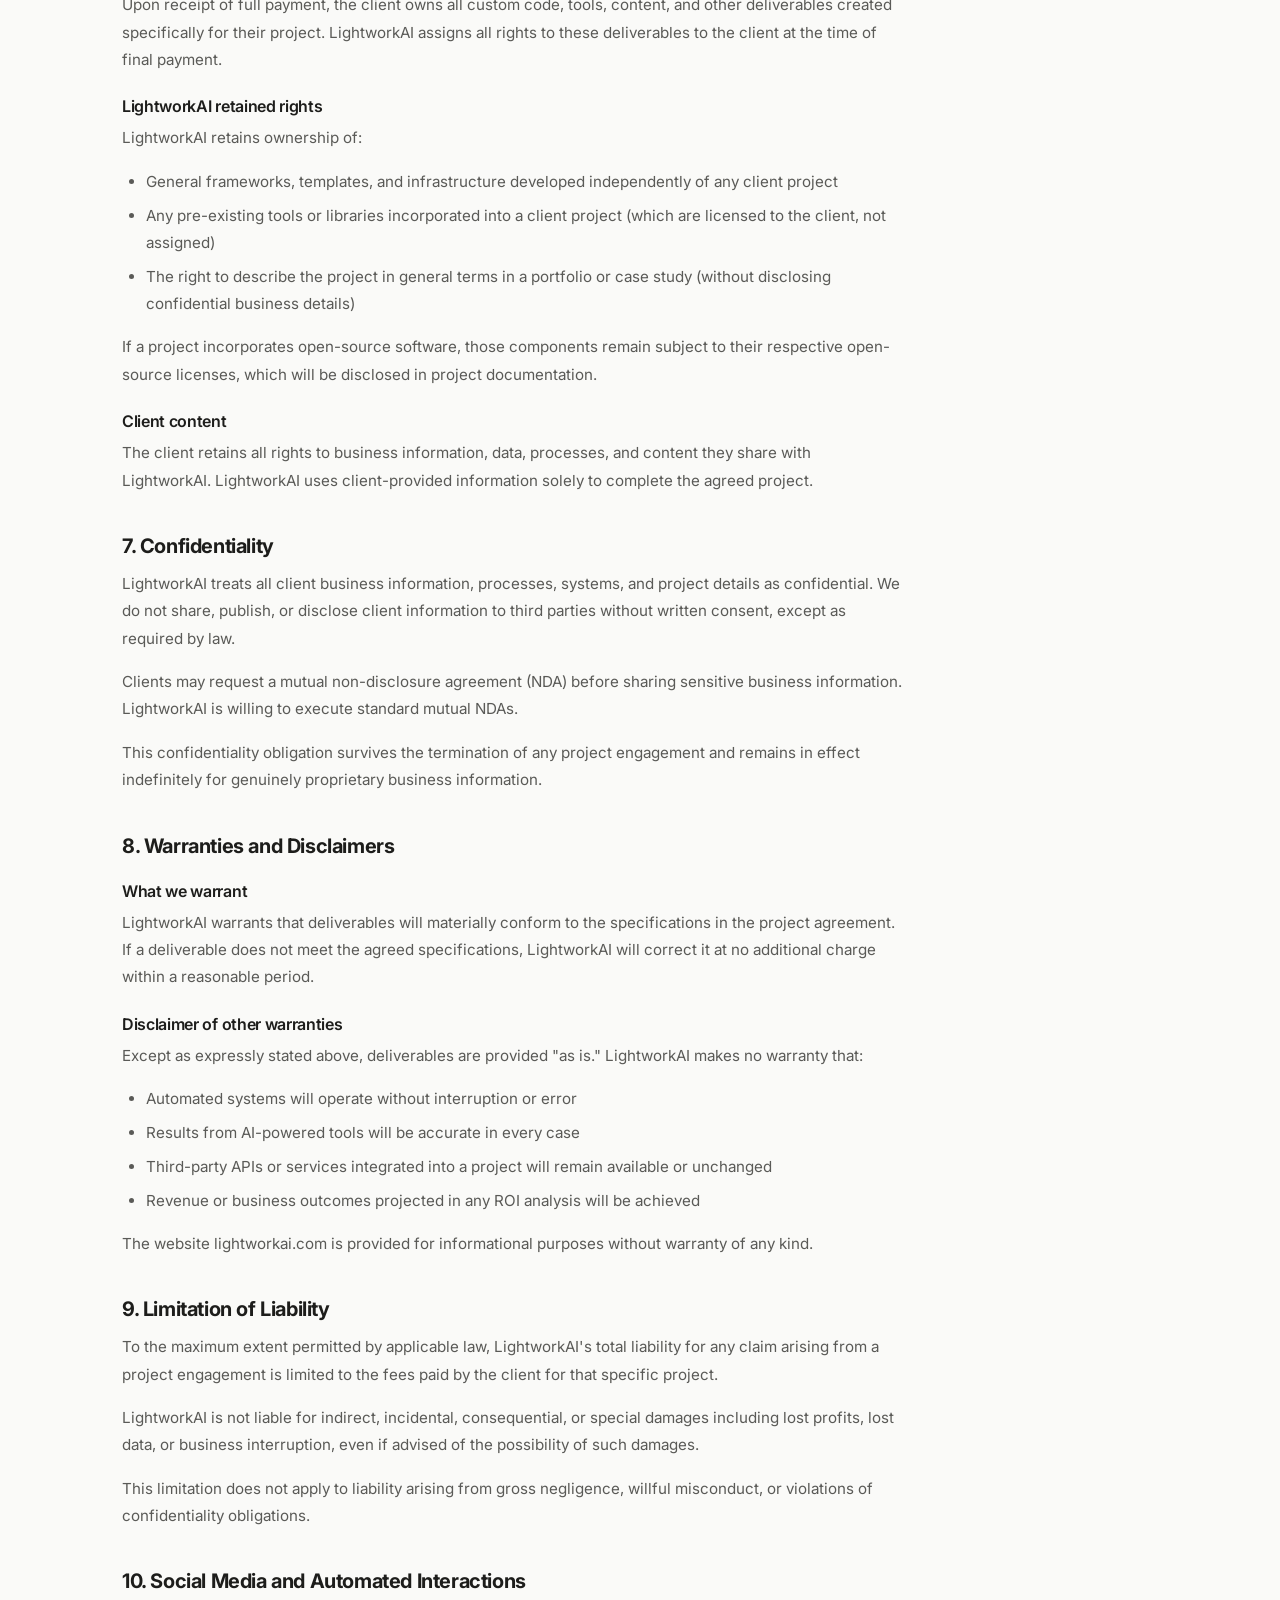
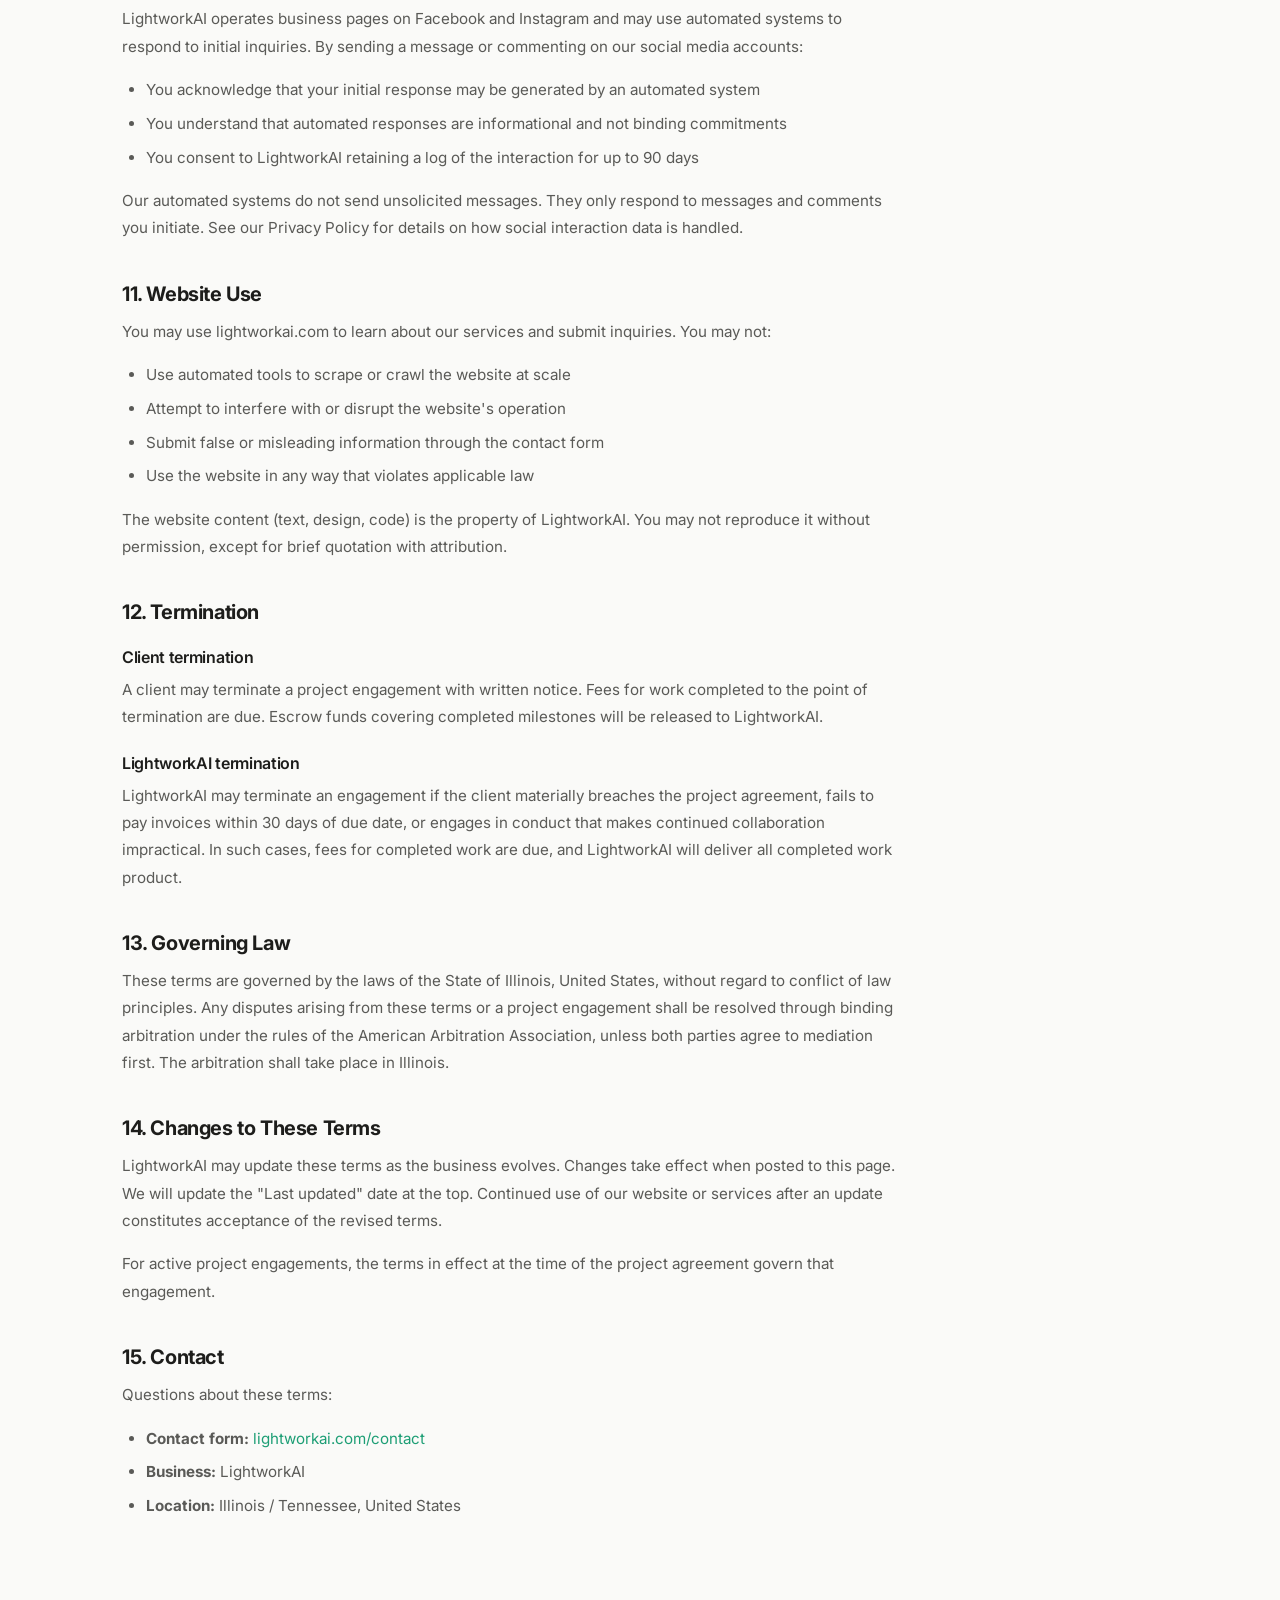
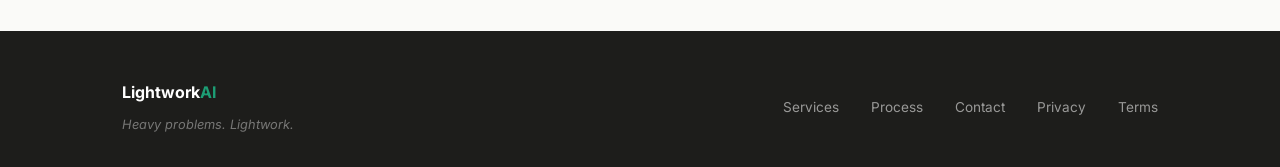
<file: terms.html>
<!DOCTYPE html>
<html lang="en">
<head>
  <meta charset="UTF-8">
  <meta name="viewport" content="width=device-width, initial-scale=1.0">
  <title>Terms of Service — LightworkAI</title>
  <meta name="description" content="Terms of service for LightworkAI — governing the use of our website and engagement with our services.">
  <meta name="robots" content="noindex">
  <link rel="preconnect" href="https://fonts.googleapis.com">
  <link rel="preconnect" href="https://fonts.gstatic.com" crossorigin>
  <link href="https://fonts.googleapis.com/css2?family=Inter:wght@400;500;600;700&family=JetBrains+Mono:wght@700&display=swap" rel="stylesheet">
  <link rel="stylesheet" href="css/style.css">
  <style>
    .legal-content { max-width: 780px; padding: 4rem 0 6rem; }
    .legal-content h2 { font-size: 1.25rem; margin: 2.5rem 0 0.75rem; }
    .legal-content h3 { font-size: 1rem; margin: 1.5rem 0 0.5rem; color: var(--text); }
    .legal-content p, .legal-content li { font-size: 0.95rem; color: var(--text-muted); line-height: 1.8; }
    .legal-content ul { margin: 0.5rem 0 1rem 1.5rem; }
    .legal-content ul li { margin-bottom: 0.4rem; }
    .legal-meta { font-size: 0.8rem; color: var(--text-muted); margin-bottom: 2rem; padding-bottom: 1.5rem; border-bottom: 1px solid var(--border); }
    .legal-toc { background: var(--bg-alt); border-radius: var(--radius); padding: 1.5rem 2rem; margin-bottom: 2.5rem; }
    .legal-toc h3 { font-size: 0.85rem; margin: 0 0 0.75rem; }
    .legal-toc ol { margin: 0 0 0 1.25rem; }
    .legal-toc li { font-size: 0.85rem; margin-bottom: 0.3rem; }
    .legal-toc a { color: var(--text-muted); }
    .legal-toc a:hover { color: var(--accent); }
  </style>
</head>
<body>

<!-- NAV -->
<nav class="site-nav">
  <div class="container nav-inner">
    <a href="index.html" class="nav-logo">Lightwork<span>AI</span></a>
    <button class="nav-toggle" aria-label="Toggle navigation" aria-expanded="false">
      <span></span><span></span><span></span>
    </button>
    <ul class="nav-links">
      <li><a href="services.html">Services</a></li>
      <li><a href="process.html">Process</a></li>
      <li><a href="about.html">Work</a></li>
      <li class="nav-cta"><a href="contact.html">Contact</a></li>
    </ul>
  </div>
</nav>

<!-- PAGE HEADER -->
<div class="page-header">
  <div class="container">
    <span class="eyebrow">Legal</span>
    <h1>Terms of Service</h1>
    <p>The terms that govern use of this website and engagement with LightworkAI services.</p>
  </div>
</div>

<div class="container">
  <div class="legal-content">

    <div class="legal-meta">
      <strong>Effective date:</strong> March 25, 2026 &nbsp;·&nbsp;
      <strong>Last updated:</strong> March 25, 2026 &nbsp;·&nbsp;
      <strong>Applies to:</strong> lightworkai.com and associated services
    </div>

    <div class="legal-toc">
      <h3>Contents</h3>
      <ol>
        <li><a href="#acceptance">Acceptance of Terms</a></li>
        <li><a href="#services-desc">Services Description</a></li>
        <li><a href="#inquiries">Inquiries and Intake</a></li>
        <li><a href="#project-terms">Project Agreements</a></li>
        <li><a href="#payment">Payment and Escrow</a></li>
        <li><a href="#ip">Intellectual Property</a></li>
        <li><a href="#confidentiality">Confidentiality</a></li>
        <li><a href="#warranties">Warranties and Disclaimers</a></li>
        <li><a href="#liability">Limitation of Liability</a></li>
        <li><a href="#social">Social Media and Automated Interactions</a></li>
        <li><a href="#website-use">Website Use</a></li>
        <li><a href="#termination">Termination</a></li>
        <li><a href="#governing-law">Governing Law</a></li>
        <li><a href="#changes">Changes to These Terms</a></li>
        <li><a href="#contact">Contact</a></li>
      </ol>
    </div>

    <h2 id="acceptance">1. Acceptance of Terms</h2>
    <p>By accessing this website, submitting our contact form, messaging our social media accounts, or engaging LightworkAI for services, you agree to these Terms of Service. If you do not agree, do not use this website or contact us for services.</p>
    <p>These terms apply to the website at lightworkai.com and any subdomains, to our Facebook Page, Instagram Business Account, and to any services engagement entered into with LightworkAI.</p>

    <h2 id="services-desc">2. Services Description</h2>
    <p>LightworkAI provides AI automation consulting and development services including but not limited to:</p>
    <ul>
      <li>eBay and reseller listing automation systems</li>
      <li>Workflow analysis and process automation</li>
      <li>AI content and data pipeline development</li>
      <li>Custom web applications and internal tools</li>
      <li>Multi-agent AI system development</li>
      <li>Cost analysis and ROI modeling</li>
    </ul>
    <p>The specific deliverables, timeline, and price for any engagement are defined in a separate written project agreement or statement of work entered into between LightworkAI and the client.</p>

    <h2 id="inquiries">3. Inquiries and Intake</h2>
    <p>Submitting our intake/contact form or messaging us on social media does not create a contractual obligation on either side. It is the beginning of a conversation.</p>
    <p>LightworkAI may decline to take on any project for any reason. Submitting an inquiry does not guarantee a project engagement.</p>
    <p>Information you share during the inquiry phase (describing your business problem, process, or situation) is treated as confidential and used only to evaluate and scope a potential engagement. See Section 7 (Confidentiality) and our Privacy Policy.</p>

    <h2 id="project-terms">4. Project Agreements</h2>
    <p>Each project engagement is governed by a separate written agreement (statement of work, project proposal, or contract) that specifies:</p>
    <ul>
      <li>Scope of work and specific deliverables</li>
      <li>Total price and payment schedule</li>
      <li>Project timeline and milestone dates</li>
      <li>Acceptance criteria for delivery</li>
      <li>Any post-delivery support terms</li>
    </ul>
    <p>These Terms of Service apply to all engagements in addition to any project-specific agreement. In the event of conflict, the project-specific agreement governs.</p>
    <p>No work begins until a written project agreement is signed by both parties and any required deposit is received.</p>

    <h2 id="payment">5. Payment and Escrow</h2>

    <h3>Standard projects (under $3,000)</h3>
    <p>Payment is typically structured as 50% deposit before work begins and 50% upon delivery. Specific payment terms are defined in the project agreement.</p>

    <h3>Large projects ($3,000 and above)</h3>
    <p>For projects with a total value of $3,000 or more, LightworkAI uses a neutral third-party escrow service as the default payment structure unless both parties agree otherwise in writing.</p>
    <p>Under the escrow structure:</p>
    <ul>
      <li>The full project fee (or milestone amount) is deposited into escrow before work begins on that milestone</li>
      <li>Funds are held by the escrow service — not by LightworkAI</li>
      <li>Funds are released to LightworkAI only upon the client's written confirmation of satisfactory delivery</li>
      <li>If delivery is disputed, the escrow service's dispute resolution process applies</li>
    </ul>
    <p>The specific escrow service used will be identified in the project agreement.</p>

    <h3>Late payment</h3>
    <p>Invoices not paid within 30 days of the due date may accrue interest at 1.5% per month. LightworkAI reserves the right to pause or terminate work on unpaid engagements.</p>

    <h3>Refunds</h3>
    <p>Refund terms are specified in the project agreement. Deposits for work already completed are generally non-refundable. Escrow dispute resolution provides the primary mechanism for contested deliveries.</p>

    <h2 id="ip">6. Intellectual Property</h2>

    <h3>Client ownership</h3>
    <p>Upon receipt of full payment, the client owns all custom code, tools, content, and other deliverables created specifically for their project. LightworkAI assigns all rights to these deliverables to the client at the time of final payment.</p>

    <h3>LightworkAI retained rights</h3>
    <p>LightworkAI retains ownership of:</p>
    <ul>
      <li>General frameworks, templates, and infrastructure developed independently of any client project</li>
      <li>Any pre-existing tools or libraries incorporated into a client project (which are licensed to the client, not assigned)</li>
      <li>The right to describe the project in general terms in a portfolio or case study (without disclosing confidential business details)</li>
    </ul>
    <p>If a project incorporates open-source software, those components remain subject to their respective open-source licenses, which will be disclosed in project documentation.</p>

    <h3>Client content</h3>
    <p>The client retains all rights to business information, data, processes, and content they share with LightworkAI. LightworkAI uses client-provided information solely to complete the agreed project.</p>

    <h2 id="confidentiality">7. Confidentiality</h2>
    <p>LightworkAI treats all client business information, processes, systems, and project details as confidential. We do not share, publish, or disclose client information to third parties without written consent, except as required by law.</p>
    <p>Clients may request a mutual non-disclosure agreement (NDA) before sharing sensitive business information. LightworkAI is willing to execute standard mutual NDAs.</p>
    <p>This confidentiality obligation survives the termination of any project engagement and remains in effect indefinitely for genuinely proprietary business information.</p>

    <h2 id="warranties">8. Warranties and Disclaimers</h2>

    <h3>What we warrant</h3>
    <p>LightworkAI warrants that deliverables will materially conform to the specifications in the project agreement. If a deliverable does not meet the agreed specifications, LightworkAI will correct it at no additional charge within a reasonable period.</p>

    <h3>Disclaimer of other warranties</h3>
    <p>Except as expressly stated above, deliverables are provided "as is." LightworkAI makes no warranty that:</p>
    <ul>
      <li>Automated systems will operate without interruption or error</li>
      <li>Results from AI-powered tools will be accurate in every case</li>
      <li>Third-party APIs or services integrated into a project will remain available or unchanged</li>
      <li>Revenue or business outcomes projected in any ROI analysis will be achieved</li>
    </ul>
    <p>The website lightworkai.com is provided for informational purposes without warranty of any kind.</p>

    <h2 id="liability">9. Limitation of Liability</h2>
    <p>To the maximum extent permitted by applicable law, LightworkAI's total liability for any claim arising from a project engagement is limited to the fees paid by the client for that specific project.</p>
    <p>LightworkAI is not liable for indirect, incidental, consequential, or special damages including lost profits, lost data, or business interruption, even if advised of the possibility of such damages.</p>
    <p>This limitation does not apply to liability arising from gross negligence, willful misconduct, or violations of confidentiality obligations.</p>

    <h2 id="social">10. Social Media and Automated Interactions</h2>
    <p>LightworkAI operates business pages on Facebook and Instagram and may use automated systems to respond to initial inquiries. By sending a message or commenting on our social media accounts:</p>
    <ul>
      <li>You acknowledge that your initial response may be generated by an automated system</li>
      <li>You understand that automated responses are informational and not binding commitments</li>
      <li>You consent to LightworkAI retaining a log of the interaction for up to 90 days</li>
    </ul>
    <p>Our automated systems do not send unsolicited messages. They only respond to messages and comments you initiate. See our Privacy Policy for details on how social interaction data is handled.</p>

    <h2 id="website-use">11. Website Use</h2>
    <p>You may use lightworkai.com to learn about our services and submit inquiries. You may not:</p>
    <ul>
      <li>Use automated tools to scrape or crawl the website at scale</li>
      <li>Attempt to interfere with or disrupt the website's operation</li>
      <li>Submit false or misleading information through the contact form</li>
      <li>Use the website in any way that violates applicable law</li>
    </ul>
    <p>The website content (text, design, code) is the property of LightworkAI. You may not reproduce it without permission, except for brief quotation with attribution.</p>

    <h2 id="termination">12. Termination</h2>

    <h3>Client termination</h3>
    <p>A client may terminate a project engagement with written notice. Fees for work completed to the point of termination are due. Escrow funds covering completed milestones will be released to LightworkAI.</p>

    <h3>LightworkAI termination</h3>
    <p>LightworkAI may terminate an engagement if the client materially breaches the project agreement, fails to pay invoices within 30 days of due date, or engages in conduct that makes continued collaboration impractical. In such cases, fees for completed work are due, and LightworkAI will deliver all completed work product.</p>

    <h2 id="governing-law">13. Governing Law</h2>
    <p>These terms are governed by the laws of the State of Illinois, United States, without regard to conflict of law principles. Any disputes arising from these terms or a project engagement shall be resolved through binding arbitration under the rules of the American Arbitration Association, unless both parties agree to mediation first. The arbitration shall take place in Illinois.</p>

    <h2 id="changes">14. Changes to These Terms</h2>
    <p>LightworkAI may update these terms as the business evolves. Changes take effect when posted to this page. We will update the "Last updated" date at the top. Continued use of our website or services after an update constitutes acceptance of the revised terms.</p>
    <p>For active project engagements, the terms in effect at the time of the project agreement govern that engagement.</p>

    <h2 id="contact">15. Contact</h2>
    <p>Questions about these terms:</p>
    <ul>
      <li><strong>Contact form:</strong> <a href="contact.html">lightworkai.com/contact</a></li>
      <li><strong>Business:</strong> LightworkAI</li>
      <li><strong>Location:</strong> Illinois / Tennessee, United States</li>
    </ul>

  </div>
</div>

<!-- FOOTER -->
<footer class="site-footer">
  <div class="container">
    <div class="footer-inner">
      <div>
        <div class="footer-logo">Lightwork<span>AI</span></div>
        <div class="footer-note" style="margin-top:0.5rem;">Heavy problems. Lightwork.</div>
      </div>
      <ul class="footer-links">
        <li><a href="services.html">Services</a></li>
        <li><a href="process.html">Process</a></li>
        <li><a href="contact.html">Contact</a></li>
        <li><a href="privacy.html">Privacy</a></li>
        <li><a href="terms.html">Terms</a></li>
      </ul>
    </div>
  </div>
</footer>

<script src="js/main.js"></script>
</body>
</html>
</file>
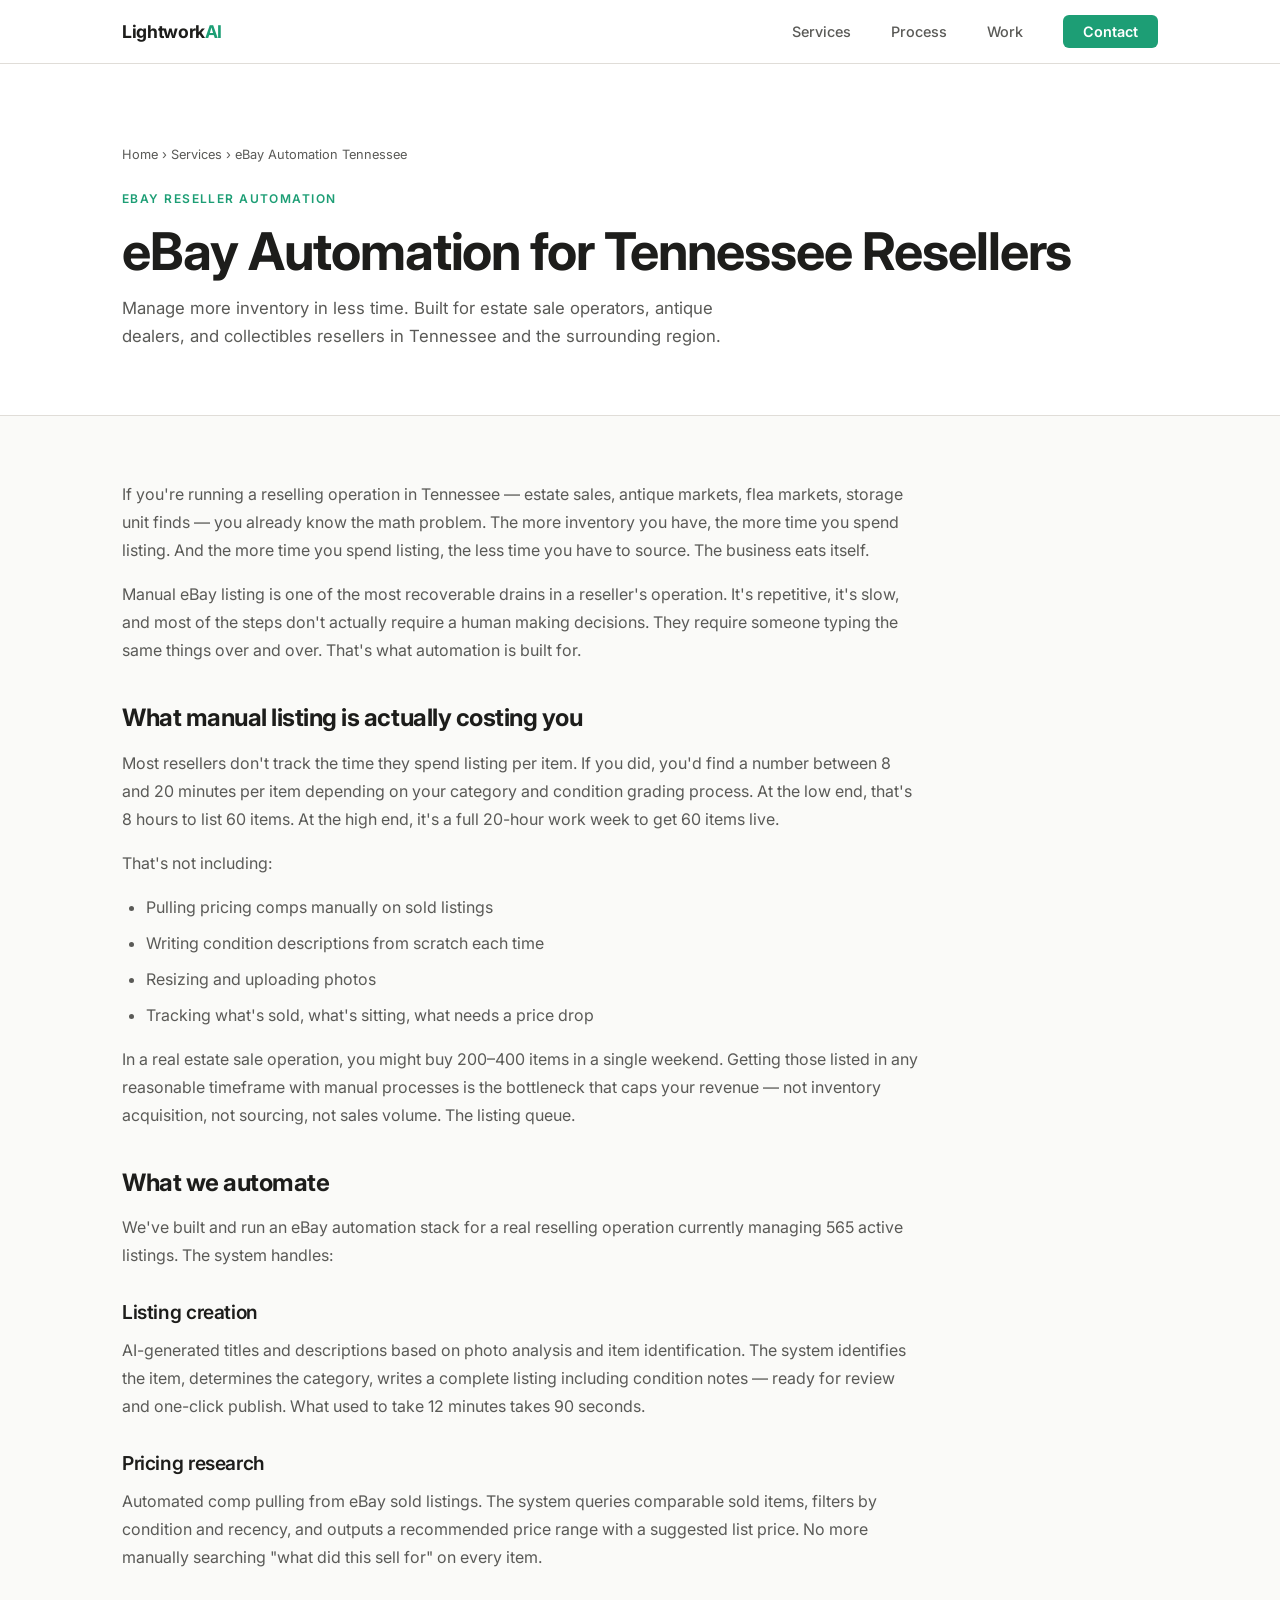
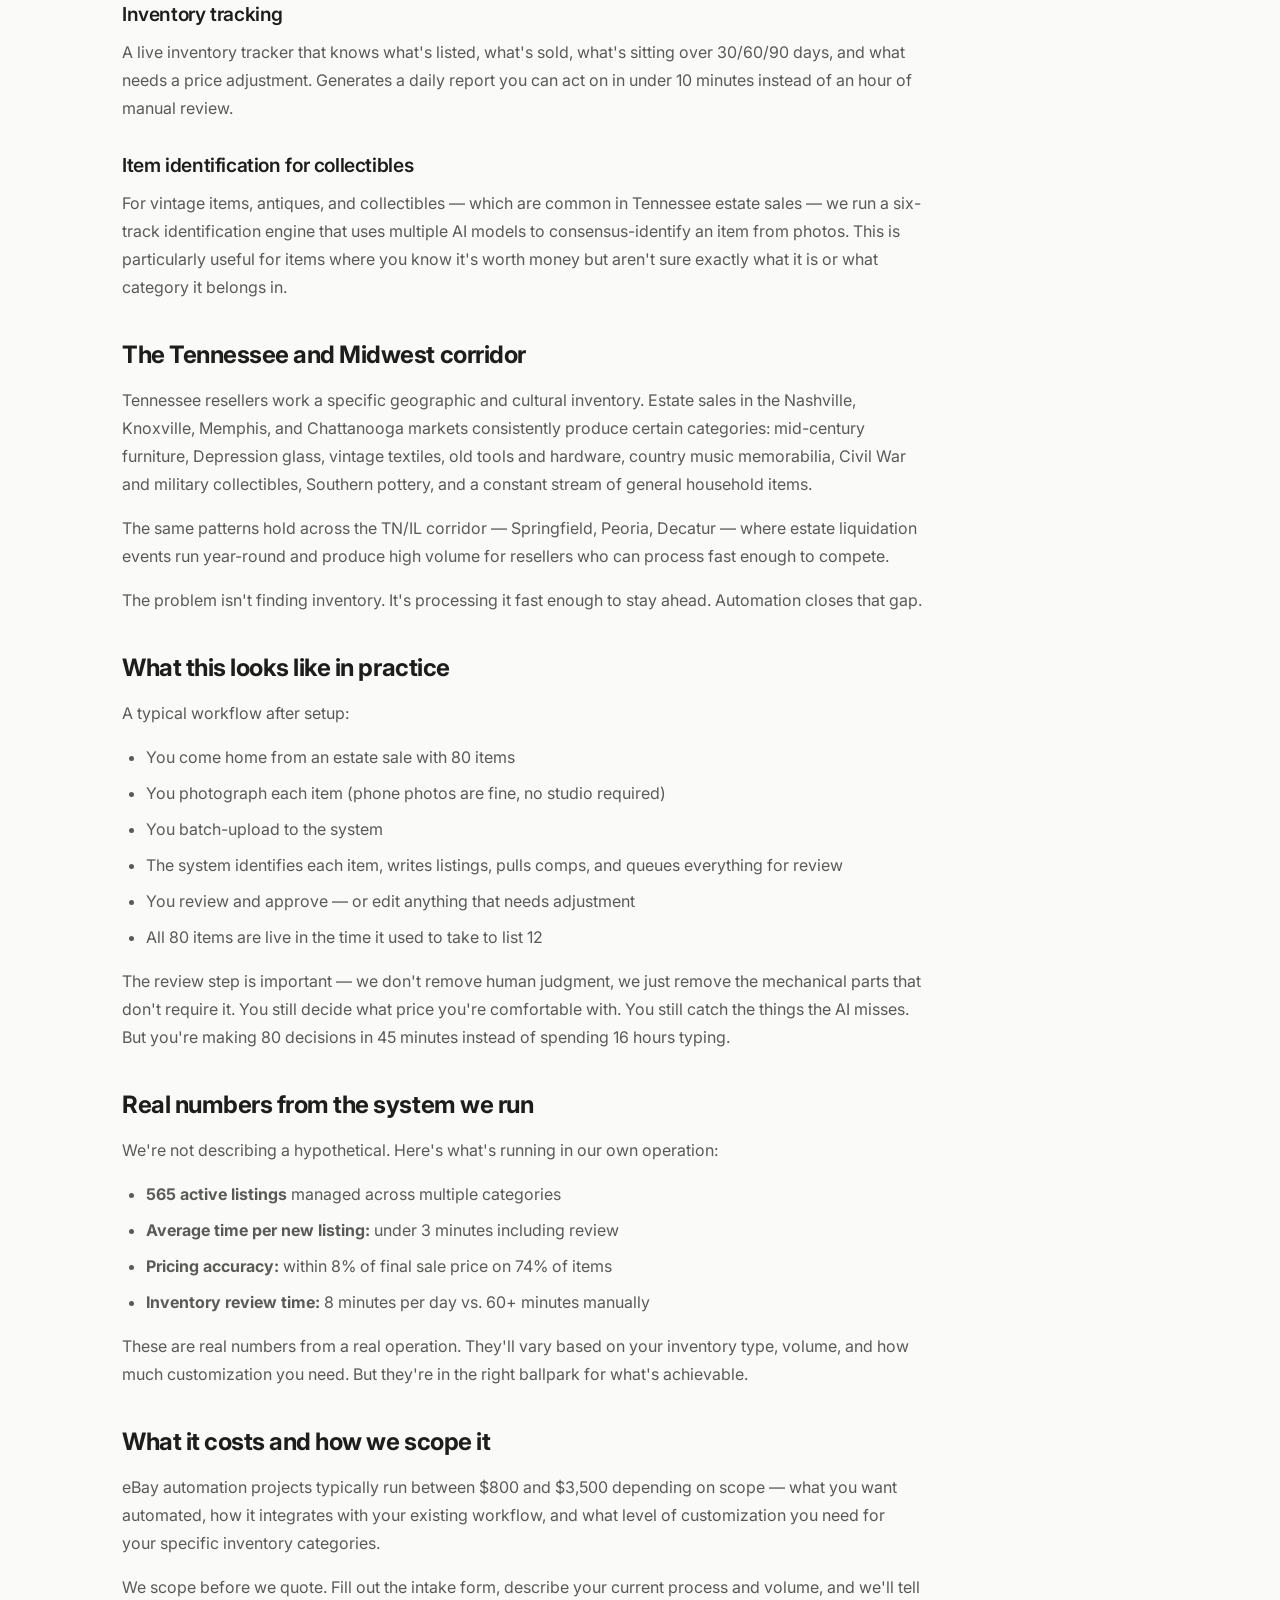
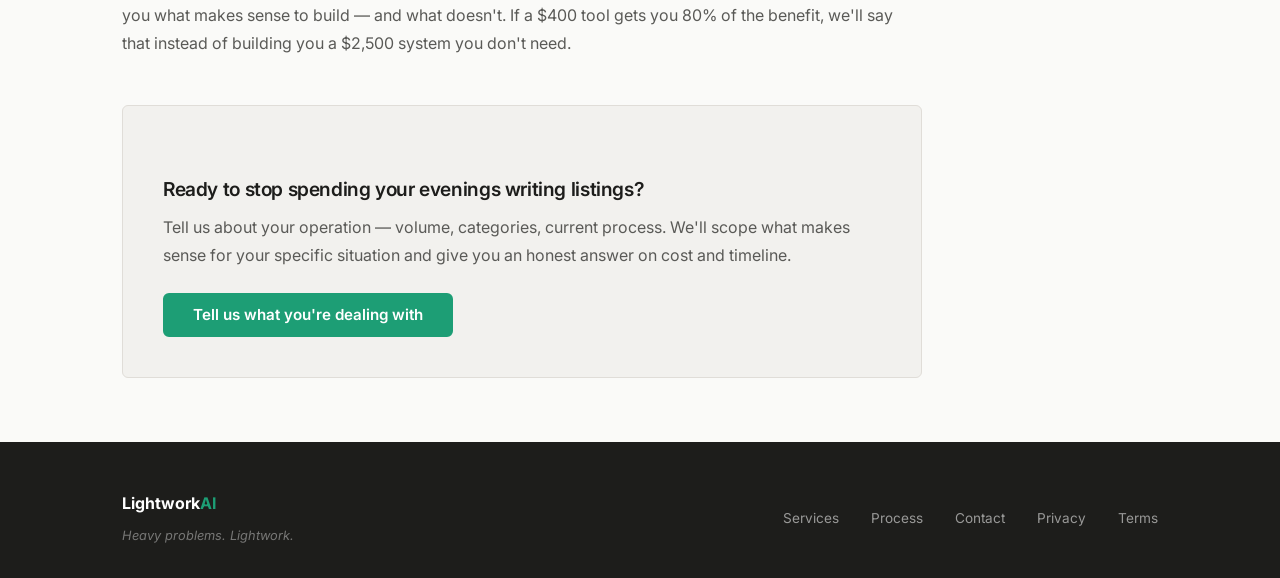
<file: pages/ebay-reseller-automation-tennessee.html>
<!DOCTYPE html>
<html lang="en">
<head>
  <meta charset="UTF-8">
  <meta name="viewport" content="width=device-width, initial-scale=1.0">
  <title>eBay Reseller Automation for Tennessee Sellers | AI Listing Tools — LightworkAI</title>
  <meta name="description" content="Automate your eBay listings, pricing, and inventory management. Built for Tennessee resellers and estate sale operators. Real tools, real results.">
  <meta name="robots" content="index, follow">
  <link rel="canonical" href="https://lightworkai.com/pages/ebay-reseller-automation-tennessee.html">
  <link rel="preconnect" href="https://fonts.googleapis.com">
  <link rel="preconnect" href="https://fonts.gstatic.com" crossorigin>
  <link href="https://fonts.googleapis.com/css2?family=Inter:wght@400;500;600;700&family=JetBrains+Mono:wght@700&display=swap" rel="stylesheet">
  <link rel="stylesheet" href="../css/style.css">
</head>
<body>

<!-- NAV -->
<nav class="site-nav">
  <div class="container nav-inner">
    <a href="../index.html" class="nav-logo">Lightwork<span>AI</span></a>
    <button class="nav-toggle" aria-label="Toggle navigation" aria-expanded="false">
      <span></span><span></span><span></span>
    </button>
    <ul class="nav-links">
      <li><a href="../services.html">Services</a></li>
      <li><a href="../process.html">Process</a></li>
      <li><a href="../about.html">Work</a></li>
      <li class="nav-cta"><a href="../contact.html">Contact</a></li>
    </ul>
  </div>
</nav>

<!-- GHOST HERO -->
<div class="ghost-hero">
  <div class="container">
    <div class="ghost-breadcrumb">
      <a href="../index.html">Home</a> &rsaquo; <a href="../services.html">Services</a> &rsaquo; eBay Automation Tennessee
    </div>
    <span class="eyebrow">eBay Reseller Automation</span>
    <h1>eBay Automation for Tennessee Resellers</h1>
    <p style="font-size:1.05rem;color:var(--text-muted);max-width:620px;margin-top:0.75rem;">Manage more inventory in less time. Built for estate sale operators, antique dealers, and collectibles resellers in Tennessee and the surrounding region.</p>
  </div>
</div>

<!-- CONTENT -->
<div class="container">
  <div class="ghost-content">

    <p>If you're running a reselling operation in Tennessee — estate sales, antique markets, flea markets, storage unit finds — you already know the math problem. The more inventory you have, the more time you spend listing. And the more time you spend listing, the less time you have to source. The business eats itself.</p>

    <p>Manual eBay listing is one of the most recoverable drains in a reseller's operation. It's repetitive, it's slow, and most of the steps don't actually require a human making decisions. They require someone typing the same things over and over. That's what automation is built for.</p>

    <h2>What manual listing is actually costing you</h2>

    <p>Most resellers don't track the time they spend listing per item. If you did, you'd find a number between 8 and 20 minutes per item depending on your category and condition grading process. At the low end, that's 8 hours to list 60 items. At the high end, it's a full 20-hour work week to get 60 items live.</p>

    <p>That's not including:</p>
    <ul>
      <li>Pulling pricing comps manually on sold listings</li>
      <li>Writing condition descriptions from scratch each time</li>
      <li>Resizing and uploading photos</li>
      <li>Tracking what's sold, what's sitting, what needs a price drop</li>
    </ul>

    <p>In a real estate sale operation, you might buy 200–400 items in a single weekend. Getting those listed in any reasonable timeframe with manual processes is the bottleneck that caps your revenue — not inventory acquisition, not sourcing, not sales volume. The listing queue.</p>

    <h2>What we automate</h2>

    <p>We've built and run an eBay automation stack for a real reselling operation currently managing 565 active listings. The system handles:</p>

    <h3>Listing creation</h3>
    <p>AI-generated titles and descriptions based on photo analysis and item identification. The system identifies the item, determines the category, writes a complete listing including condition notes — ready for review and one-click publish. What used to take 12 minutes takes 90 seconds.</p>

    <h3>Pricing research</h3>
    <p>Automated comp pulling from eBay sold listings. The system queries comparable sold items, filters by condition and recency, and outputs a recommended price range with a suggested list price. No more manually searching "what did this sell for" on every item.</p>

    <h3>Inventory tracking</h3>
    <p>A live inventory tracker that knows what's listed, what's sold, what's sitting over 30/60/90 days, and what needs a price adjustment. Generates a daily report you can act on in under 10 minutes instead of an hour of manual review.</p>

    <h3>Item identification for collectibles</h3>
    <p>For vintage items, antiques, and collectibles — which are common in Tennessee estate sales — we run a six-track identification engine that uses multiple AI models to consensus-identify an item from photos. This is particularly useful for items where you know it's worth money but aren't sure exactly what it is or what category it belongs in.</p>

    <h2>The Tennessee and Midwest corridor</h2>

    <p>Tennessee resellers work a specific geographic and cultural inventory. Estate sales in the Nashville, Knoxville, Memphis, and Chattanooga markets consistently produce certain categories: mid-century furniture, Depression glass, vintage textiles, old tools and hardware, country music memorabilia, Civil War and military collectibles, Southern pottery, and a constant stream of general household items.</p>

    <p>The same patterns hold across the TN/IL corridor — Springfield, Peoria, Decatur — where estate liquidation events run year-round and produce high volume for resellers who can process fast enough to compete.</p>

    <p>The problem isn't finding inventory. It's processing it fast enough to stay ahead. Automation closes that gap.</p>

    <h2>What this looks like in practice</h2>

    <p>A typical workflow after setup:</p>
    <ul>
      <li>You come home from an estate sale with 80 items</li>
      <li>You photograph each item (phone photos are fine, no studio required)</li>
      <li>You batch-upload to the system</li>
      <li>The system identifies each item, writes listings, pulls comps, and queues everything for review</li>
      <li>You review and approve — or edit anything that needs adjustment</li>
      <li>All 80 items are live in the time it used to take to list 12</li>
    </ul>

    <p>The review step is important — we don't remove human judgment, we just remove the mechanical parts that don't require it. You still decide what price you're comfortable with. You still catch the things the AI misses. But you're making 80 decisions in 45 minutes instead of spending 16 hours typing.</p>

    <h2>Real numbers from the system we run</h2>

    <p>We're not describing a hypothetical. Here's what's running in our own operation:</p>
    <ul>
      <li><strong>565 active listings</strong> managed across multiple categories</li>
      <li><strong>Average time per new listing:</strong> under 3 minutes including review</li>
      <li><strong>Pricing accuracy:</strong> within 8% of final sale price on 74% of items</li>
      <li><strong>Inventory review time:</strong> 8 minutes per day vs. 60+ minutes manually</li>
    </ul>

    <p>These are real numbers from a real operation. They'll vary based on your inventory type, volume, and how much customization you need. But they're in the right ballpark for what's achievable.</p>

    <h2>What it costs and how we scope it</h2>

    <p>eBay automation projects typically run between $800 and $3,500 depending on scope — what you want automated, how it integrates with your existing workflow, and what level of customization you need for your specific inventory categories.</p>

    <p>We scope before we quote. Fill out the intake form, describe your current process and volume, and we'll tell you what makes sense to build — and what doesn't. If a $400 tool gets you 80% of the benefit, we'll say that instead of building you a $2,500 system you don't need.</p>

    <div class="ghost-cta">
      <h3>Ready to stop spending your evenings writing listings?</h3>
      <p>Tell us about your operation — volume, categories, current process. We'll scope what makes sense for your specific situation and give you an honest answer on cost and timeline.</p>
      <a href="../contact.html" class="btn btn-primary">Tell us what you're dealing with</a>
    </div>

  </div>
</div>

<!-- FOOTER -->
<footer class="site-footer">
  <div class="container">
    <div class="footer-inner">
      <div>
        <div class="footer-logo">Lightwork<span>AI</span></div>
        <div class="footer-note" style="margin-top:0.5rem;">Heavy problems. Lightwork.</div>
      </div>
      <ul class="footer-links">
        <li><a href="../services.html">Services</a></li>
        <li><a href="../process.html">Process</a></li>
        <li><a href="../contact.html">Contact</a></li>
        <li><a href="../privacy.html">Privacy</a></li>
        <li><a href="../terms.html">Terms</a></li>
      </ul>
    </div>
  </div>
</footer>

<script src="../js/main.js"></script>
</body>
</html>
</file>
<file: css/style.css>
/* ============================================================
   LightworkAI — Shared Styles
   Palette: #1D1D1B text, #FAFAF8 bg, #1D9E75 accent
   ============================================================ */

*, *::before, *::after {
  box-sizing: border-box;
  margin: 0;
  padding: 0;
}

:root {
  --accent:      #1D9E75;
  --accent-dark: #178a63;
  --text:        #1D1D1B;
  --text-muted:  #5A5A57;
  --bg:          #FAFAF8;
  --bg-alt:      #F2F1EE;
  --border:      #E0DDD8;
  --white:       #FFFFFF;
  --font:        'Inter', -apple-system, BlinkMacSystemFont, 'Segoe UI', sans-serif;
  --font-mono:   'JetBrains Mono', 'Fira Code', monospace;
  --radius:      6px;
  --max-w:       1100px;
  --nav-h:       64px;
}

html {
  font-size: 16px;
  scroll-behavior: smooth;
}

body {
  font-family: var(--font);
  color: var(--text);
  background: var(--bg);
  line-height: 1.65;
  -webkit-font-smoothing: antialiased;
}

img { display: block; max-width: 100%; }
a { color: var(--accent); text-decoration: none; }
a:hover { text-decoration: underline; }

/* ============================================================
   TYPOGRAPHY
   ============================================================ */

h1, h2, h3, h4 {
  line-height: 1.2;
  font-weight: 700;
  letter-spacing: -0.02em;
}

h1 { font-size: clamp(2rem, 5vw, 3.25rem); }
h2 { font-size: clamp(1.5rem, 3.5vw, 2.25rem); }
h3 { font-size: 1.2rem; font-weight: 600; }

p { margin-bottom: 1rem; }
p:last-child { margin-bottom: 0; }

.eyebrow {
  font-size: 0.75rem;
  font-weight: 600;
  letter-spacing: 0.12em;
  text-transform: uppercase;
  color: var(--accent);
  margin-bottom: 0.75rem;
  display: block;
}

/* ============================================================
   LAYOUT
   ============================================================ */

.container {
  max-width: var(--max-w);
  margin: 0 auto;
  padding: 0 2rem;
}

section {
  padding: 5rem 0;
}

section.tight {
  padding: 3rem 0;
}

/* ============================================================
   NAVIGATION
   ============================================================ */

.site-nav {
  position: sticky;
  top: 0;
  z-index: 100;
  background: var(--white);
  border-bottom: 1px solid var(--border);
  height: var(--nav-h);
}

.nav-inner {
  display: flex;
  align-items: center;
  justify-content: space-between;
  height: 100%;
}

.nav-logo {
  font-weight: 700;
  font-size: 1.1rem;
  color: var(--text);
  letter-spacing: -0.02em;
}

.nav-logo span {
  color: var(--accent);
}

.nav-links {
  display: flex;
  list-style: none;
  gap: 2.5rem;
  align-items: center;
}

.nav-links a {
  color: var(--text-muted);
  font-size: 0.9rem;
  font-weight: 500;
  transition: color 0.15s;
}

.nav-links a:hover,
.nav-links a.active {
  color: var(--text);
  text-decoration: none;
}

.nav-links .nav-cta a {
  background: var(--accent);
  color: var(--white);
  padding: 0.5rem 1.25rem;
  border-radius: var(--radius);
  font-weight: 600;
}

.nav-links .nav-cta a:hover {
  background: var(--accent-dark);
}

/* Hamburger */
.nav-toggle {
  display: none;
  background: none;
  border: none;
  cursor: pointer;
  padding: 0.5rem;
  flex-direction: column;
  gap: 5px;
}

.nav-toggle span {
  display: block;
  width: 22px;
  height: 2px;
  background: var(--text);
  transition: all 0.2s;
  border-radius: 2px;
}

.nav-toggle.open span:nth-child(1) { transform: translateY(7px) rotate(45deg); }
.nav-toggle.open span:nth-child(2) { opacity: 0; }
.nav-toggle.open span:nth-child(3) { transform: translateY(-7px) rotate(-45deg); }

/* ============================================================
   BUTTONS
   ============================================================ */

.btn {
  display: inline-flex;
  align-items: center;
  gap: 0.5rem;
  padding: 0.8rem 1.75rem;
  border-radius: var(--radius);
  font-weight: 600;
  font-size: 0.95rem;
  cursor: pointer;
  transition: all 0.15s;
  border: 2px solid transparent;
  text-decoration: none;
  line-height: 1;
}

.btn:hover { text-decoration: none; }

.btn-primary {
  background: var(--accent);
  color: var(--white);
  border-color: var(--accent);
}

.btn-primary:hover {
  background: var(--accent-dark);
  border-color: var(--accent-dark);
}

.btn-outline {
  background: transparent;
  color: var(--text);
  border-color: var(--border);
}

.btn-outline:hover {
  border-color: var(--text);
}

.btn-ghost {
  background: transparent;
  color: var(--text-muted);
  border: none;
  padding-left: 0;
  padding-right: 0;
}

.btn-ghost:hover { color: var(--text); }

/* ============================================================
   HERO
   ============================================================ */

.hero {
  padding: 7rem 0 6rem;
  background: var(--white);
}

.hero-content {
  max-width: 760px;
}

.hero h1 {
  margin-bottom: 1.5rem;
  color: var(--text);
}

.hero h1 em {
  font-style: normal;
  color: var(--accent);
}

.hero .subhead {
  font-size: 1.15rem;
  color: var(--text-muted);
  margin-bottom: 2.5rem;
  max-width: 600px;
  line-height: 1.7;
}

.hero-ctas {
  display: flex;
  gap: 1rem;
  flex-wrap: wrap;
  align-items: center;
}

/* ============================================================
   SECTION HEADERS
   ============================================================ */

.section-header {
  margin-bottom: 3rem;
}

.section-header h2 {
  margin-bottom: 0.75rem;
}

.section-header p {
  font-size: 1.05rem;
  color: var(--text-muted);
  max-width: 560px;
}

/* ============================================================
   PROBLEMS GRID (3-col)
   ============================================================ */

.problems-section {
  background: var(--bg);
}

.problems-grid {
  display: grid;
  grid-template-columns: repeat(3, 1fr);
  gap: 2rem;
}

.problem-card {
  padding: 2rem;
  background: var(--white);
  border: 1px solid var(--border);
  border-radius: var(--radius);
}

.problem-icon {
  width: 40px;
  height: 40px;
  background: #E8F7F1;
  border-radius: var(--radius);
  display: flex;
  align-items: center;
  justify-content: center;
  margin-bottom: 1.25rem;
  color: var(--accent);
  font-size: 1.2rem;
}

.problem-card h3 {
  margin-bottom: 0.75rem;
  font-size: 1rem;
  line-height: 1.4;
}

.problem-card p {
  font-size: 0.9rem;
  color: var(--text-muted);
  line-height: 1.65;
}

/* ============================================================
   PORTFOLIO STRIP
   ============================================================ */

.portfolio-section {
  background: var(--bg-alt);
}

.portfolio-grid {
  display: grid;
  grid-template-columns: repeat(4, 1fr);
  gap: 1.5rem;
}

.portfolio-card {
  background: var(--white);
  border: 1px solid var(--border);
  border-radius: var(--radius);
  padding: 1.75rem;
}

.portfolio-card .stat {
  font-size: 2rem;
  font-weight: 700;
  color: var(--accent);
  letter-spacing: -0.03em;
  line-height: 1;
  margin-bottom: 0.5rem;
  font-family: var(--font-mono);
}

.portfolio-card h3 {
  font-size: 0.95rem;
  margin-bottom: 0.5rem;
}

.portfolio-card p {
  font-size: 0.85rem;
  color: var(--text-muted);
}

/* ============================================================
   ESCROW PROMISE
   ============================================================ */

.escrow-section {
  background: var(--text);
  color: var(--white);
}

.escrow-section .eyebrow {
  color: var(--accent);
}

.escrow-inner {
  display: grid;
  grid-template-columns: 1fr 1fr;
  gap: 5rem;
  align-items: center;
}

.escrow-inner h2 {
  color: var(--white);
  margin-bottom: 1.25rem;
}

.escrow-inner p {
  color: rgba(255,255,255,0.75);
  font-size: 1.05rem;
  line-height: 1.75;
}

.escrow-callout {
  background: rgba(255,255,255,0.07);
  border: 1px solid rgba(255,255,255,0.12);
  border-radius: var(--radius);
  padding: 2rem;
}

.escrow-callout .callout-item {
  display: flex;
  gap: 1rem;
  align-items: flex-start;
  padding: 1rem 0;
  border-bottom: 1px solid rgba(255,255,255,0.08);
}

.escrow-callout .callout-item:last-child {
  border-bottom: none;
  padding-bottom: 0;
}

.callout-check {
  width: 22px;
  height: 22px;
  background: var(--accent);
  border-radius: 50%;
  display: flex;
  align-items: center;
  justify-content: center;
  flex-shrink: 0;
  font-size: 0.7rem;
  color: white;
  margin-top: 1px;
}

.callout-item p {
  font-size: 0.9rem;
  color: rgba(255,255,255,0.8);
  margin: 0;
}

/* ============================================================
   SERVICES GRID
   ============================================================ */

.services-section {
  background: var(--bg);
}

.services-grid {
  display: grid;
  grid-template-columns: repeat(3, 1fr);
  gap: 1rem;
}

.service-tile {
  background: var(--white);
  border: 1px solid var(--border);
  border-radius: var(--radius);
  padding: 1.75rem 2rem;
  text-decoration: none;
  display: block;
  transition: border-color 0.15s, box-shadow 0.15s;
}

.service-tile:hover {
  border-color: var(--accent);
  box-shadow: 0 4px 16px rgba(29,158,117,0.1);
  text-decoration: none;
}

.service-tile .tile-num {
  font-size: 0.75rem;
  font-weight: 600;
  color: var(--accent);
  font-family: var(--font-mono);
  margin-bottom: 0.75rem;
  letter-spacing: 0.05em;
}

.service-tile h3 {
  font-size: 1rem;
  color: var(--text);
  margin-bottom: 0.5rem;
}

.service-tile p {
  font-size: 0.85rem;
  color: var(--text-muted);
  line-height: 1.55;
}

/* ============================================================
   CTA STRIP
   ============================================================ */

.cta-strip {
  background: #E8F7F1;
  padding: 4rem 0;
  text-align: center;
}

.cta-strip h2 {
  margin-bottom: 1.25rem;
}

.cta-strip p {
  color: var(--text-muted);
  max-width: 480px;
  margin: 0 auto 2rem;
}

/* ============================================================
   PROCESS PAGE
   ============================================================ */

.process-steps {
  display: flex;
  flex-direction: column;
  gap: 0;
  max-width: 800px;
}

.process-step {
  display: grid;
  grid-template-columns: 80px 1fr;
  gap: 2rem;
  padding: 2.5rem 0;
  border-bottom: 1px solid var(--border);
  align-items: start;
}

.process-step:last-child {
  border-bottom: none;
}

.step-number {
  font-size: 3rem;
  font-weight: 700;
  color: var(--accent);
  line-height: 1;
  font-family: var(--font-mono);
  opacity: 0.3;
}

.step-body h3 {
  font-size: 1.2rem;
  margin-bottom: 0.75rem;
}

.step-body p {
  color: var(--text-muted);
  font-size: 0.95rem;
}

.step-note {
  display: inline-block;
  margin-top: 0.75rem;
  background: #E8F7F1;
  color: var(--accent-dark);
  font-size: 0.8rem;
  font-weight: 600;
  padding: 0.3rem 0.75rem;
  border-radius: 100px;
}

/* ============================================================
   ABOUT PAGE
   ============================================================ */

.about-grid {
  display: grid;
  grid-template-columns: 1fr 1fr;
  gap: 5rem;
  align-items: start;
}

.about-stats {
  display: grid;
  grid-template-columns: 1fr 1fr;
  gap: 1.5rem;
  margin-top: 2rem;
}

.stat-box {
  background: var(--bg-alt);
  border-radius: var(--radius);
  padding: 1.5rem;
}

.stat-box .num {
  font-size: 2.25rem;
  font-weight: 700;
  color: var(--accent);
  font-family: var(--font-mono);
  letter-spacing: -0.03em;
  line-height: 1;
  margin-bottom: 0.25rem;
}

.stat-box .label {
  font-size: 0.85rem;
  color: var(--text-muted);
}

.values-list {
  list-style: none;
  display: flex;
  flex-direction: column;
  gap: 1.25rem;
  margin-top: 0.5rem;
}

.values-list li {
  display: flex;
  gap: 1rem;
  align-items: flex-start;
}

.values-list .check {
  width: 20px;
  height: 20px;
  background: var(--accent);
  border-radius: 50%;
  display: flex;
  align-items: center;
  justify-content: center;
  flex-shrink: 0;
  font-size: 0.65rem;
  color: white;
  margin-top: 2px;
}

.values-list p {
  font-size: 0.95rem;
  color: var(--text-muted);
}

/* ============================================================
   SERVICES PAGE
   ============================================================ */

.service-block {
  padding: 4rem 0;
  border-bottom: 1px solid var(--border);
}

.service-block:last-child {
  border-bottom: none;
}

.service-block-inner {
  display: grid;
  grid-template-columns: 280px 1fr;
  gap: 4rem;
  align-items: start;
}

.service-block-meta .tag {
  display: inline-block;
  background: #E8F7F1;
  color: var(--accent-dark);
  font-size: 0.75rem;
  font-weight: 600;
  padding: 0.25rem 0.6rem;
  border-radius: 100px;
  margin-bottom: 1rem;
}

.service-block-meta h2 {
  font-size: 1.5rem;
  margin-bottom: 1rem;
}

.deliverables {
  list-style: none;
  display: flex;
  flex-direction: column;
  gap: 0.5rem;
  margin-top: 1.25rem;
}

.deliverables li {
  font-size: 0.9rem;
  color: var(--text-muted);
  display: flex;
  gap: 0.5rem;
  align-items: flex-start;
}

.deliverables li::before {
  content: "—";
  color: var(--accent);
  flex-shrink: 0;
}

/* ============================================================
   CONTACT FORM
   ============================================================ */

.contact-grid {
  display: grid;
  grid-template-columns: 1fr 380px;
  gap: 5rem;
  align-items: start;
}

.form-group {
  margin-bottom: 1.5rem;
}

.form-group label {
  display: block;
  font-size: 0.85rem;
  font-weight: 600;
  margin-bottom: 0.5rem;
  color: var(--text);
}

.form-group label .opt {
  font-weight: 400;
  color: var(--text-muted);
}

.form-group input,
.form-group textarea,
.form-group select {
  width: 100%;
  padding: 0.75rem 1rem;
  border: 1px solid var(--border);
  border-radius: var(--radius);
  font-family: var(--font);
  font-size: 0.95rem;
  color: var(--text);
  background: var(--white);
  transition: border-color 0.15s;
  appearance: none;
}

.form-group input:focus,
.form-group textarea:focus,
.form-group select:focus {
  outline: none;
  border-color: var(--accent);
  box-shadow: 0 0 0 3px rgba(29,158,117,0.12);
}

.form-group textarea {
  min-height: 160px;
  resize: vertical;
}

.form-group select {
  background-image: url("data:image/svg+xml,%3Csvg xmlns='http://www.w3.org/2000/svg' width='12' height='8' viewBox='0 0 12 8'%3E%3Cpath d='M1 1l5 5 5-5' stroke='%235A5A57' stroke-width='1.5' fill='none' stroke-linecap='round'/%3E%3C/svg%3E");
  background-repeat: no-repeat;
  background-position: right 1rem center;
  padding-right: 2.5rem;
  cursor: pointer;
}

.form-note {
  font-size: 0.8rem;
  color: var(--text-muted);
  margin-top: 0.75rem;
}

.contact-sidebar {
  background: var(--bg-alt);
  border-radius: var(--radius);
  padding: 2rem;
}

.contact-sidebar h3 {
  margin-bottom: 1.25rem;
  font-size: 1rem;
}

.contact-sidebar .sidebar-item {
  padding: 1rem 0;
  border-bottom: 1px solid var(--border);
}

.contact-sidebar .sidebar-item:last-child {
  border-bottom: none;
  padding-bottom: 0;
}

.contact-sidebar .sidebar-item p {
  font-size: 0.85rem;
  color: var(--text-muted);
}

.form-success {
  display: none;
  background: #E8F7F1;
  border: 1px solid var(--accent);
  border-radius: var(--radius);
  padding: 1.5rem;
  margin-top: 1.5rem;
  color: var(--accent-dark);
  font-weight: 500;
}

/* ============================================================
   GHOST PAGES
   ============================================================ */

.ghost-hero {
  padding: 5rem 0 4rem;
  background: var(--white);
  border-bottom: 1px solid var(--border);
}

.ghost-breadcrumb {
  font-size: 0.8rem;
  color: var(--text-muted);
  margin-bottom: 1.5rem;
}

.ghost-breadcrumb a { color: var(--text-muted); }
.ghost-breadcrumb a:hover { color: var(--accent); }

.ghost-content {
  max-width: 800px;
  padding: 4rem 0;
}

.ghost-content h2 {
  margin: 2.5rem 0 1rem;
  font-size: 1.5rem;
}

.ghost-content h3 {
  margin: 2rem 0 0.75rem;
}

.ghost-content p, .ghost-content li {
  color: var(--text-muted);
  font-size: 1rem;
  line-height: 1.75;
}

.ghost-content ul {
  margin-left: 1.5rem;
  margin-bottom: 1rem;
}

.ghost-content ul li {
  margin-bottom: 0.5rem;
}

.ghost-cta {
  background: var(--bg-alt);
  border-radius: var(--radius);
  padding: 2.5rem;
  margin-top: 3rem;
  border: 1px solid var(--border);
}

.ghost-cta h3 {
  margin-bottom: 0.75rem;
  font-size: 1.2rem;
}

.ghost-cta p {
  margin-bottom: 1.5rem;
}

/* ============================================================
   PAGE HEADER (inner pages)
   ============================================================ */

.page-header {
  background: var(--white);
  border-bottom: 1px solid var(--border);
  padding: 4rem 0 3rem;
}

.page-header .eyebrow { margin-bottom: 0.5rem; }
.page-header h1 { margin-bottom: 0.75rem; }
.page-header p { color: var(--text-muted); max-width: 560px; font-size: 1.05rem; }

/* ============================================================
   FOOTER
   ============================================================ */

.site-footer {
  background: var(--text);
  color: rgba(255,255,255,0.6);
  padding: 3rem 0 2rem;
  font-size: 0.85rem;
}

.footer-inner {
  display: flex;
  justify-content: space-between;
  align-items: center;
  flex-wrap: wrap;
  gap: 1rem;
}

.footer-logo {
  font-weight: 700;
  font-size: 1rem;
  color: var(--white);
}

.footer-logo span { color: var(--accent); }

.footer-note {
  color: rgba(255,255,255,0.4);
  font-style: italic;
  font-size: 0.8rem;
}

.footer-links {
  display: flex;
  gap: 2rem;
  list-style: none;
}

.footer-links a {
  color: rgba(255,255,255,0.55);
  transition: color 0.15s;
}

.footer-links a:hover {
  color: var(--white);
  text-decoration: none;
}

/* ============================================================
   UTILITY
   ============================================================ */

.text-muted { color: var(--text-muted); }
.text-accent { color: var(--accent); }
.mt-1 { margin-top: 0.5rem; }
.mt-2 { margin-top: 1rem; }
.mt-3 { margin-top: 1.5rem; }
.mb-0 { margin-bottom: 0; }
.divider { border: none; border-top: 1px solid var(--border); margin: 0; }

/* ============================================================
   RESPONSIVE
   ============================================================ */

@media (max-width: 900px) {
  .problems-grid { grid-template-columns: 1fr; gap: 1rem; }
  .portfolio-grid { grid-template-columns: repeat(2, 1fr); }
  .services-grid { grid-template-columns: repeat(2, 1fr); }
  .escrow-inner { grid-template-columns: 1fr; gap: 2.5rem; }
  .about-grid { grid-template-columns: 1fr; gap: 3rem; }
  .service-block-inner { grid-template-columns: 1fr; gap: 2rem; }
  .contact-grid { grid-template-columns: 1fr; gap: 3rem; }
  .process-step { grid-template-columns: 50px 1fr; gap: 1.25rem; }
  .step-number { font-size: 2rem; }
}

@media (max-width: 640px) {
  :root { --nav-h: 56px; }

  section { padding: 3.5rem 0; }
  .hero { padding: 4rem 0 3.5rem; }
  .container { padding: 0 1.25rem; }

  .nav-links {
    display: none;
    position: absolute;
    top: var(--nav-h);
    left: 0;
    right: 0;
    background: var(--white);
    border-bottom: 1px solid var(--border);
    flex-direction: column;
    padding: 1.25rem 1.5rem;
    gap: 0;
  }

  .nav-links.open { display: flex; }

  .nav-links li { width: 100%; }
  .nav-links a { display: block; padding: 0.75rem 0; border-bottom: 1px solid var(--border); font-size: 1rem; }
  .nav-links li:last-child a { border-bottom: none; }
  .nav-links .nav-cta a { background: none; color: var(--accent); padding: 0.75rem 0; }

  .nav-toggle { display: flex; }

  .portfolio-grid { grid-template-columns: 1fr 1fr; }
  .services-grid { grid-template-columns: 1fr; }
  .about-stats { grid-template-columns: 1fr 1fr; }

  .hero-ctas { flex-direction: column; align-items: flex-start; }

  .footer-inner { flex-direction: column; align-items: flex-start; gap: 1.5rem; }

  .process-step { grid-template-columns: 1fr; gap: 0.5rem; }
  .step-number { font-size: 1.5rem; opacity: 0.5; }
}
</file>
